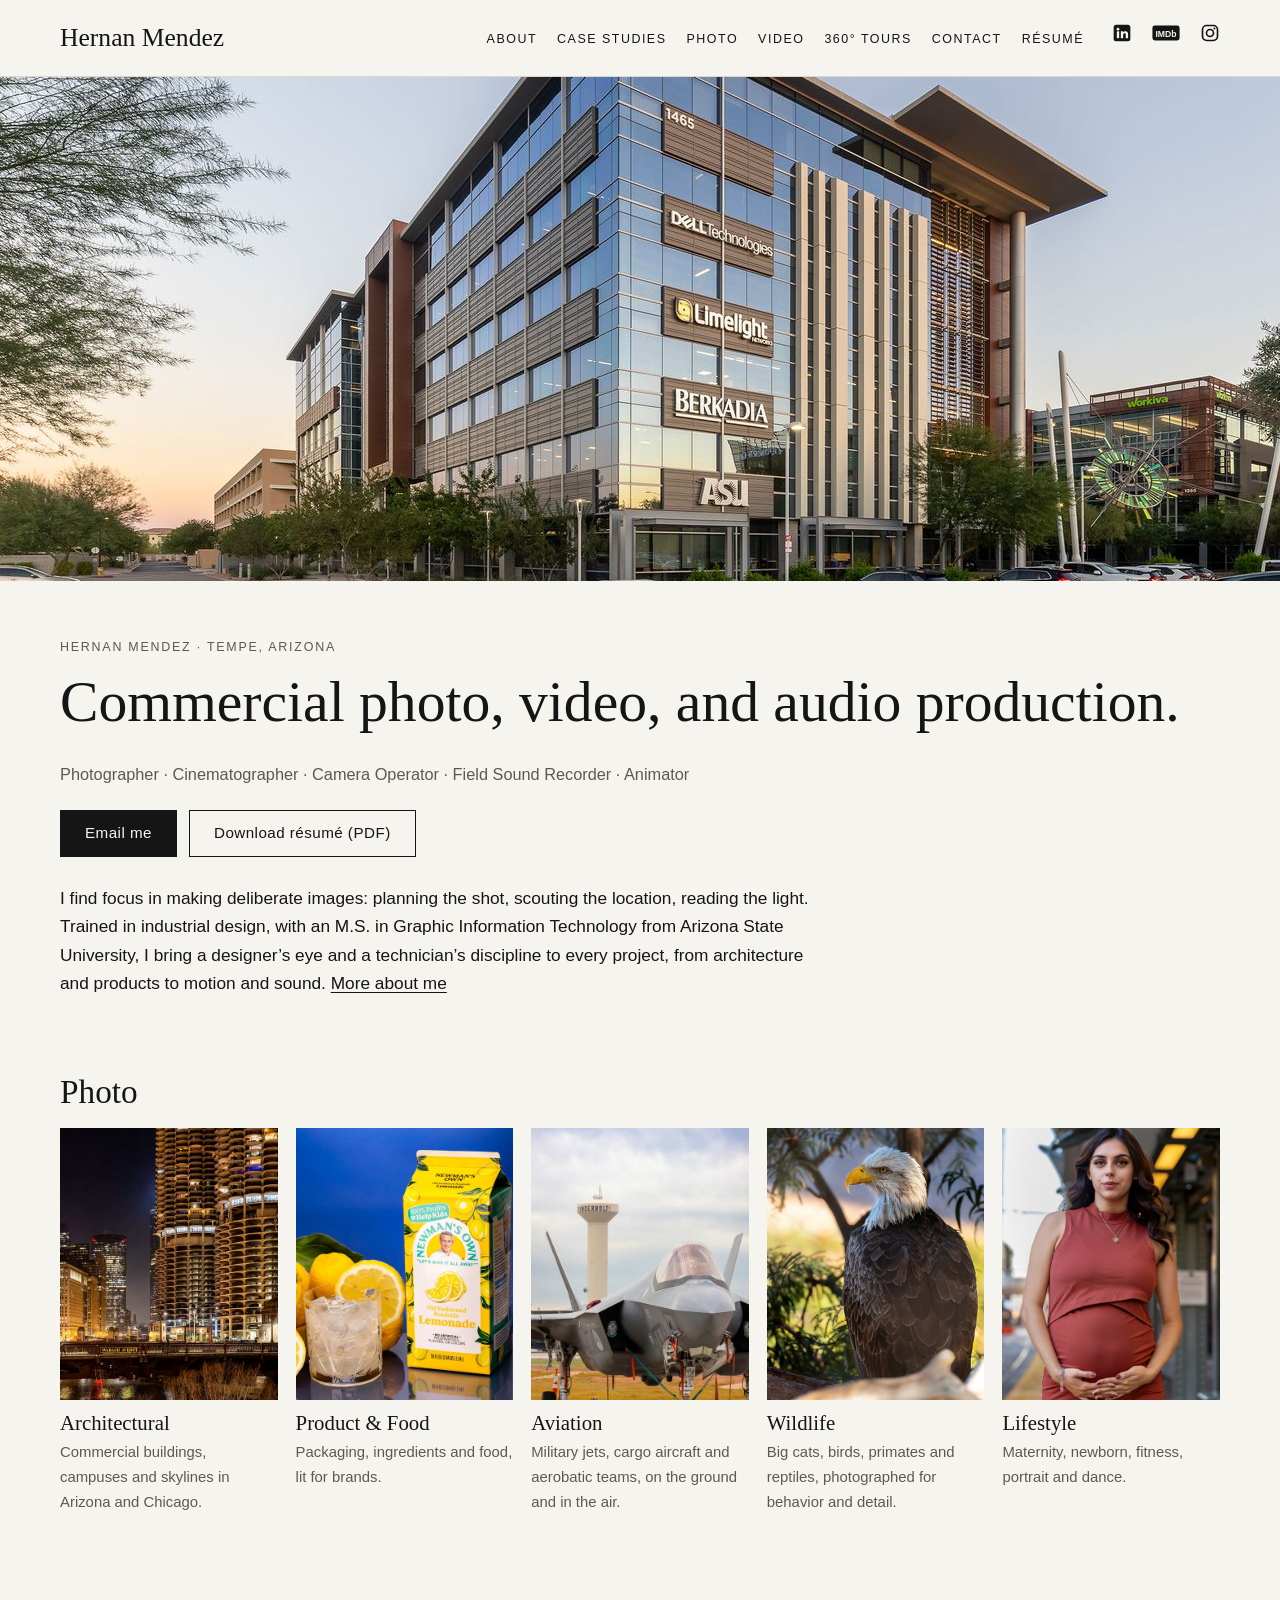
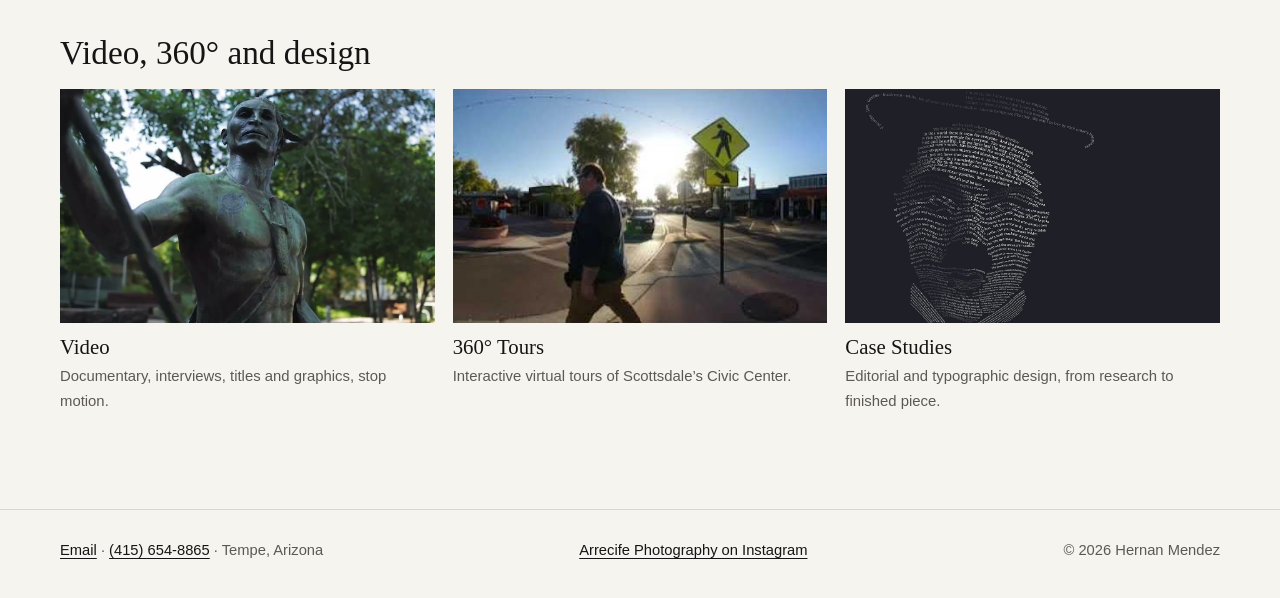
<file: index.html>
<!DOCTYPE html>
<html lang="en">
<head>
<meta charset="utf-8">
<meta name="viewport" content="width=device-width, initial-scale=1">
<title>Hernan Mendez | Commercial Photo, Video and Audio Production | Tempe, Arizona</title>
<meta name="description" content="Hernan Mendez: photographer, cinematographer, camera operator, field sound recorder and animator in Tempe, Arizona. Commercial photo, video, and audio production.">
<meta name="robots" content="noai, noimageai">
<link rel="canonical" href="https://hernanmendez.com/">
<meta property="og:type" content="website">
<meta property="og:site_name" content="Hernan Mendez">
<meta property="og:title" content="Hernan Mendez | Commercial Photo, Video and Audio Production | Tempe, Arizona">
<meta property="og:description" content="Hernan Mendez: photographer, cinematographer, camera operator, field sound recorder and animator in Tempe, Arizona. Commercial photo, video, and audio production.">
<meta property="og:url" content="https://hernanmendez.com/">
<meta property="og:locale" content="en_US">
<meta property="og:image" content="https://hernanmendez.com/img/og-image.jpg">
<meta property="og:image:width" content="1200">
<meta property="og:image:height" content="630">
<meta property="og:image:alt" content="SkySong office building in Scottsdale, Arizona, at dusk">
<meta name="twitter:card" content="summary_large_image">
<meta name="twitter:title" content="Hernan Mendez | Commercial Photo, Video and Audio Production | Tempe, Arizona">
<meta name="twitter:description" content="Hernan Mendez: photographer, cinematographer, camera operator, field sound recorder and animator in Tempe, Arizona. Commercial photo, video, and audio production.">
<meta name="twitter:image" content="https://hernanmendez.com/img/og-image.jpg">
<meta name="twitter:image:alt" content="SkySong office building in Scottsdale, Arizona, at dusk">
<meta name="theme-color" content="#f6f4ef">
<link rel="icon" href="favicon-32.png" type="image/png" sizes="32x32">
<link rel="icon" href="favicon.svg" type="image/svg+xml">
<link rel="apple-touch-icon" href="apple-touch-icon.png">
<link rel="stylesheet" href="css/style.css">
<script type="application/ld+json">{"@context": "https://schema.org", "@type": "Person", "name": "Hernan Mendez", "url": "https://hernanmendez.com/", "jobTitle": "Photographer, Cinematographer, Camera Operator, Field Sound Recorder, Animator", "telephone": "+1-415-654-8865", "address": {"@type": "PostalAddress", "addressLocality": "Tempe", "addressRegion": "AZ", "addressCountry": "US"}, "sameAs": ["https://www.linkedin.com/in/hernan-mendez/", "https://www.imdb.com/name/nm8158704/", "https://www.instagram.com/hernan_h_mendez/"]}</script>
</head>
<body>
<a class="skip" href="#main">Skip to content</a>
<header class="site-header">
<div class="wrap bar">
<a class="brand" href="./">Hernan Mendez</a>
<button class="menu-toggle" type="button" aria-expanded="false" aria-controls="site-nav">Menu</button>
<nav id="site-nav" class="site-nav" aria-label="Main">
<ul class="menu"><li><a href="about/">About</a></li><li><a href="case-studies/">Case Studies</a></li><li><a href="photo/">Photo</a></li><li><a href="video/">Video</a></li><li><a href="360-tours/">360° Tours</a></li><li><a href="contact/">Contact</a></li><li><a href="Hernan_Mendez_Resume.pdf">Résumé</a></li></ul>
<ul class="social">
<li><a href="https://www.linkedin.com/in/hernan-mendez/" rel="me noopener" target="_blank" aria-label="LinkedIn"><svg class="ico" viewBox="0 0 24 24" width="20" height="20" aria-hidden="true" focusable="false"><rect x="2" y="2" width="20" height="20" rx="3" fill="currentColor"/><circle class="k" cx="7.2" cy="7.4" r="1.6"/><rect class="k" x="5.8" y="10" width="2.8" height="8.2"/><path class="k" d="M10.6 10h2.7v1.2c.5-.8 1.5-1.4 2.8-1.4 2.2 0 3.2 1.4 3.2 3.9v4.5h-2.8v-4.1c0-1.1-.4-1.8-1.4-1.8s-1.7.7-1.7 1.9v4h-2.8z"/></svg></a></li>
<li><a href="https://www.imdb.com/name/nm8158704/" rel="me noopener" target="_blank" aria-label="IMDb"><svg class="ico" viewBox="0 0 34 24" width="28" height="20" aria-hidden="true" focusable="false"><rect x=".5" y="3" width="33" height="18" rx="3" fill="currentColor"/><text class="k" x="17" y="16.4" text-anchor="middle" font-family="Arial, Helvetica, sans-serif" font-weight="700" font-size="10.5">IMDb</text></svg></a></li>
<li><a href="https://www.instagram.com/hernan_h_mendez/" rel="me noopener" target="_blank" aria-label="Instagram"><svg class="ico" viewBox="0 0 24 24" width="20" height="20" aria-hidden="true" focusable="false"><rect x="3" y="3" width="18" height="18" rx="5" fill="none" stroke="currentColor" stroke-width="2"/><circle cx="12" cy="12" r="4.2" fill="none" stroke="currentColor" stroke-width="2"/><circle cx="17.3" cy="6.7" r="1.2" fill="currentColor"/></svg></a></li>
</ul>
</nav>
</div>
</header>
<main id="main">
<div class="hero"><img src="img/hero/hernan-mendez-skysong-scottsdale-1280.jpg" srcset="img/hero/hernan-mendez-skysong-scottsdale-1280.jpg 1280w, img/hero/hernan-mendez-skysong-scottsdale.jpg 2500w" sizes="100vw" width="2500" height="1667" alt="SkySong office building in Scottsdale, Arizona, at dusk" fetchpriority="high"></div>
<section class="wrap intro">
<p class="eyebrow">Hernan Mendez · Tempe, Arizona</p>
<h1>Commercial photo, video, and audio production.</h1>
<p class="roles">Photographer · Cinematographer · Camera Operator · Field Sound Recorder · Animator</p>
<p class="cta"><a class="btn btn-primary js-email" href="contact/" data-subject="Project inquiry">Email me</a> <a class="btn btn-secondary" href="Hernan_Mendez_Resume.pdf">Download résumé (PDF)</a></p>
<p class="lede-text">I find focus in making deliberate images: planning the shot, scouting the location, reading the light. Trained in industrial design, with an M.S. in Graphic Information Technology from Arizona State University, I bring a designer’s eye and a technician’s discipline to every project, from architecture and products to motion and sound. <a href="about/">More about me</a></p>
</section>
<section class="wrap section">
<h2>Photo</h2>
<div class="cards">
<a class="card" href="photo/architectural-photography/"><img src="img/architectural/hernan-mendez-architectural-10-sm.jpg" width="534" height="800" alt="" loading="lazy" decoding="async"><span class="card-title">Architectural</span><span class="card-text">Commercial buildings, campuses and skylines in Arizona and Chicago.</span></a>
<a class="card" href="photo/product-food-photography/"><img src="img/product-food/hernan-mendez-product-food-01-sm.jpg" width="534" height="800" alt="" loading="lazy" decoding="async"><span class="card-title">Product &amp; Food</span><span class="card-text">Packaging, ingredients and food, lit for brands.</span></a>
<a class="card" href="photo/aviation/"><img src="img/aviation/hernan-mendez-aviation-01-sm.jpg" width="534" height="800" alt="" loading="lazy" decoding="async"><span class="card-title">Aviation</span><span class="card-text">Military jets, cargo aircraft and aerobatic teams, on the ground and in the air.</span></a>
<a class="card" href="photo/wildlife-photography/"><img src="img/wildlife/hernan-mendez-wildlife-17-sm.jpg" width="640" height="800" alt="" loading="lazy" decoding="async"><span class="card-title">Wildlife</span><span class="card-text">Big cats, birds, primates and reptiles, photographed for behavior and detail.</span></a>
<a class="card" href="photo/lifestyle/"><img src="img/lifestyle/hernan-mendez-lifestyle-01-sm.jpg" width="534" height="800" alt="" loading="lazy" decoding="async"><span class="card-title">Lifestyle</span><span class="card-text">Maternity, newborn, fitness, portrait and dance.</span></a>
</div>
</section>
<section class="wrap section">
<h2>Video, 360° and design</h2>
<div class="cards cards-wide">
<a class="card wide" href="video/"><img src="img/video/H3oUKhjPkWA.jpg" width="1280" height="720" alt="" loading="lazy" decoding="async"><span class="card-title">Video</span><span class="card-text">Documentary, interviews, titles and graphics, stop motion.</span></a>
<a class="card wide" href="360-tours/"><img src="img/video/ViKH-0PsLG4.jpg" width="480" height="270" alt="" loading="lazy" decoding="async"><span class="card-title">360° Tours</span><span class="card-text">Interactive virtual tours of Scottsdale’s Civic Center.</span></a>
<a class="card wide" href="case-studies/"><img src="img/case/great-dictator-typographic-portrait-1200.jpg" width="1200" height="789" alt="" loading="lazy" decoding="async"><span class="card-title">Case Studies</span><span class="card-text">Editorial and typographic design, from research to finished piece.</span></a>
</div>
</section>
</main>
<footer class="site-footer">
<div class="wrap foot">
<p><a class="foot-email js-email" href="contact/" data-subject="Project inquiry">Email</a> · <a href="tel:+14156548865">(415) 654-8865</a> · Tempe, Arizona</p>
<p><a href="https://www.instagram.com/arrecifephotography/" rel="noopener" target="_blank">Arrecife Photography on Instagram</a></p>
<p>© 2026 Hernan Mendez</p>
</div>
</footer>
<script src="js/site.js" defer></script>
</body>
</html>
</file>
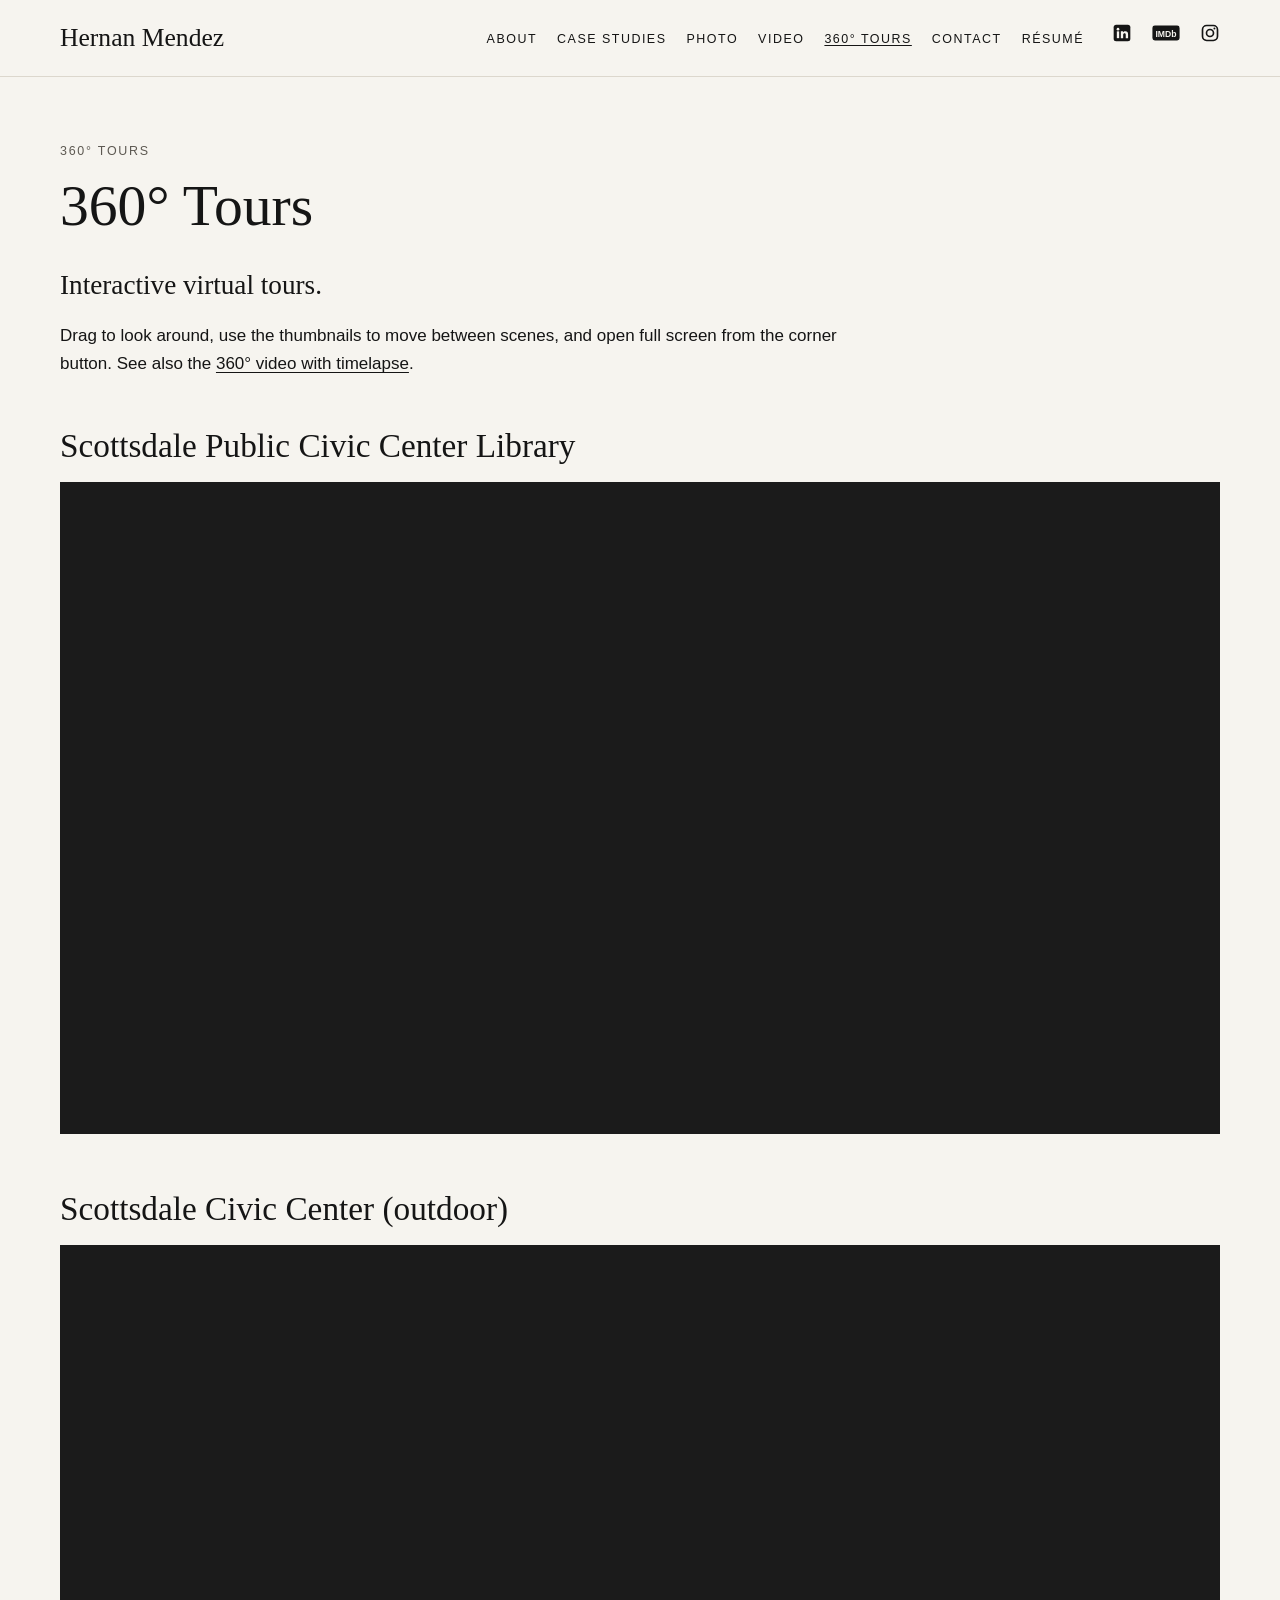
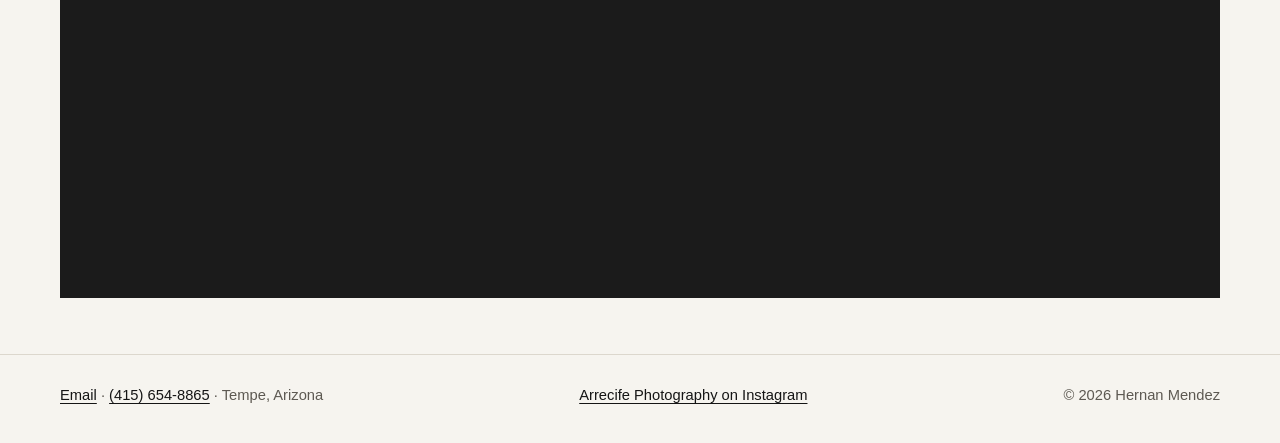
<file: 360-tours/index.html>
<!DOCTYPE html>
<html lang="en">
<head>
<meta charset="utf-8">
<meta name="viewport" content="width=device-width, initial-scale=1">
<title>360° Tours | Hernan Mendez</title>
<meta name="description" content="Interactive 360° virtual tours by Hernan Mendez: Scottsdale Public Civic Center Library and Scottsdale Civic Center.">
<meta name="robots" content="noai, noimageai">
<link rel="canonical" href="https://hernanmendez.com/360-tours/">
<meta property="og:type" content="website">
<meta property="og:site_name" content="Hernan Mendez">
<meta property="og:title" content="360° Tours | Hernan Mendez">
<meta property="og:description" content="Interactive 360° virtual tours by Hernan Mendez: Scottsdale Public Civic Center Library and Scottsdale Civic Center.">
<meta property="og:url" content="https://hernanmendez.com/360-tours/">
<meta property="og:locale" content="en_US">
<meta property="og:image" content="https://hernanmendez.com/img/og-image.jpg">
<meta property="og:image:width" content="1200">
<meta property="og:image:height" content="630">
<meta property="og:image:alt" content="SkySong office building in Scottsdale, Arizona, at dusk">
<meta name="twitter:card" content="summary_large_image">
<meta name="twitter:title" content="360° Tours | Hernan Mendez">
<meta name="twitter:description" content="Interactive 360° virtual tours by Hernan Mendez: Scottsdale Public Civic Center Library and Scottsdale Civic Center.">
<meta name="twitter:image" content="https://hernanmendez.com/img/og-image.jpg">
<meta name="twitter:image:alt" content="SkySong office building in Scottsdale, Arizona, at dusk">
<meta name="theme-color" content="#f6f4ef">
<link rel="icon" href="../favicon-32.png" type="image/png" sizes="32x32">
<link rel="icon" href="../favicon.svg" type="image/svg+xml">
<link rel="apple-touch-icon" href="../apple-touch-icon.png">
<link rel="stylesheet" href="../css/style.css">
</head>
<body>
<a class="skip" href="#main">Skip to content</a>
<header class="site-header">
<div class="wrap bar">
<a class="brand" href="../">Hernan Mendez</a>
<button class="menu-toggle" type="button" aria-expanded="false" aria-controls="site-nav">Menu</button>
<nav id="site-nav" class="site-nav" aria-label="Main">
<ul class="menu"><li><a href="../about/">About</a></li><li><a href="../case-studies/">Case Studies</a></li><li><a href="../photo/">Photo</a></li><li><a href="../video/">Video</a></li><li><a href="../360-tours/" aria-current="page">360° Tours</a></li><li><a href="../contact/">Contact</a></li><li><a href="../Hernan_Mendez_Resume.pdf">Résumé</a></li></ul>
<ul class="social">
<li><a href="https://www.linkedin.com/in/hernan-mendez/" rel="me noopener" target="_blank" aria-label="LinkedIn"><svg class="ico" viewBox="0 0 24 24" width="20" height="20" aria-hidden="true" focusable="false"><rect x="2" y="2" width="20" height="20" rx="3" fill="currentColor"/><circle class="k" cx="7.2" cy="7.4" r="1.6"/><rect class="k" x="5.8" y="10" width="2.8" height="8.2"/><path class="k" d="M10.6 10h2.7v1.2c.5-.8 1.5-1.4 2.8-1.4 2.2 0 3.2 1.4 3.2 3.9v4.5h-2.8v-4.1c0-1.1-.4-1.8-1.4-1.8s-1.7.7-1.7 1.9v4h-2.8z"/></svg></a></li>
<li><a href="https://www.imdb.com/name/nm8158704/" rel="me noopener" target="_blank" aria-label="IMDb"><svg class="ico" viewBox="0 0 34 24" width="28" height="20" aria-hidden="true" focusable="false"><rect x=".5" y="3" width="33" height="18" rx="3" fill="currentColor"/><text class="k" x="17" y="16.4" text-anchor="middle" font-family="Arial, Helvetica, sans-serif" font-weight="700" font-size="10.5">IMDb</text></svg></a></li>
<li><a href="https://www.instagram.com/hernan_h_mendez/" rel="me noopener" target="_blank" aria-label="Instagram"><svg class="ico" viewBox="0 0 24 24" width="20" height="20" aria-hidden="true" focusable="false"><rect x="3" y="3" width="18" height="18" rx="5" fill="none" stroke="currentColor" stroke-width="2"/><circle cx="12" cy="12" r="4.2" fill="none" stroke="currentColor" stroke-width="2"/><circle cx="17.3" cy="6.7" r="1.2" fill="currentColor"/></svg></a></li>
</ul>
</nav>
</div>
</header>
<main id="main" class="wrap">
<header class="page-intro">
<p class="eyebrow">360° Tours</p>
<h1>360° Tours</h1>
<p class="lede">Interactive virtual tours.</p>
<p>Drag to look around, use the thumbnails to move between scenes, and open full screen from the corner button. See also the <a href="../video/">360° video with timelapse</a>.</p>
</header>
<section class="tour">
<h2>Scottsdale Public Civic Center Library</h2>
<div class="tour-frame"><iframe src="https://kuula.co/share/collection/7bdZr?logo=1&amp;info=1&amp;fs=1&amp;vr=0&amp;sd=1&amp;thumbs=1" title="360° tour: Scottsdale Public Civic Center Library" width="100%" frameborder="0" allow="xr-spatial-tracking; gyroscope; accelerometer" allowfullscreen scrolling="no" loading="lazy"></iframe></div>
</section>
<section class="tour">
<h2>Scottsdale Civic Center (outdoor)</h2>
<div class="tour-frame"><iframe src="https://kuula.co/share/collection/7bKsW?logo=1&amp;info=1&amp;fs=1&amp;vr=0&amp;sd=1&amp;thumbs=1" title="360° tour: Scottsdale Civic Center (outdoor)" width="100%" frameborder="0" allow="xr-spatial-tracking; gyroscope; accelerometer" allowfullscreen scrolling="no" loading="lazy"></iframe></div>
</section>
</main>
<footer class="site-footer">
<div class="wrap foot">
<p><a class="foot-email js-email" href="../contact/" data-subject="Project inquiry">Email</a> · <a href="tel:+14156548865">(415) 654-8865</a> · Tempe, Arizona</p>
<p><a href="https://www.instagram.com/arrecifephotography/" rel="noopener" target="_blank">Arrecife Photography on Instagram</a></p>
<p>© 2026 Hernan Mendez</p>
</div>
</footer>
<script src="../js/site.js" defer></script>
</body>
</html>
</file>
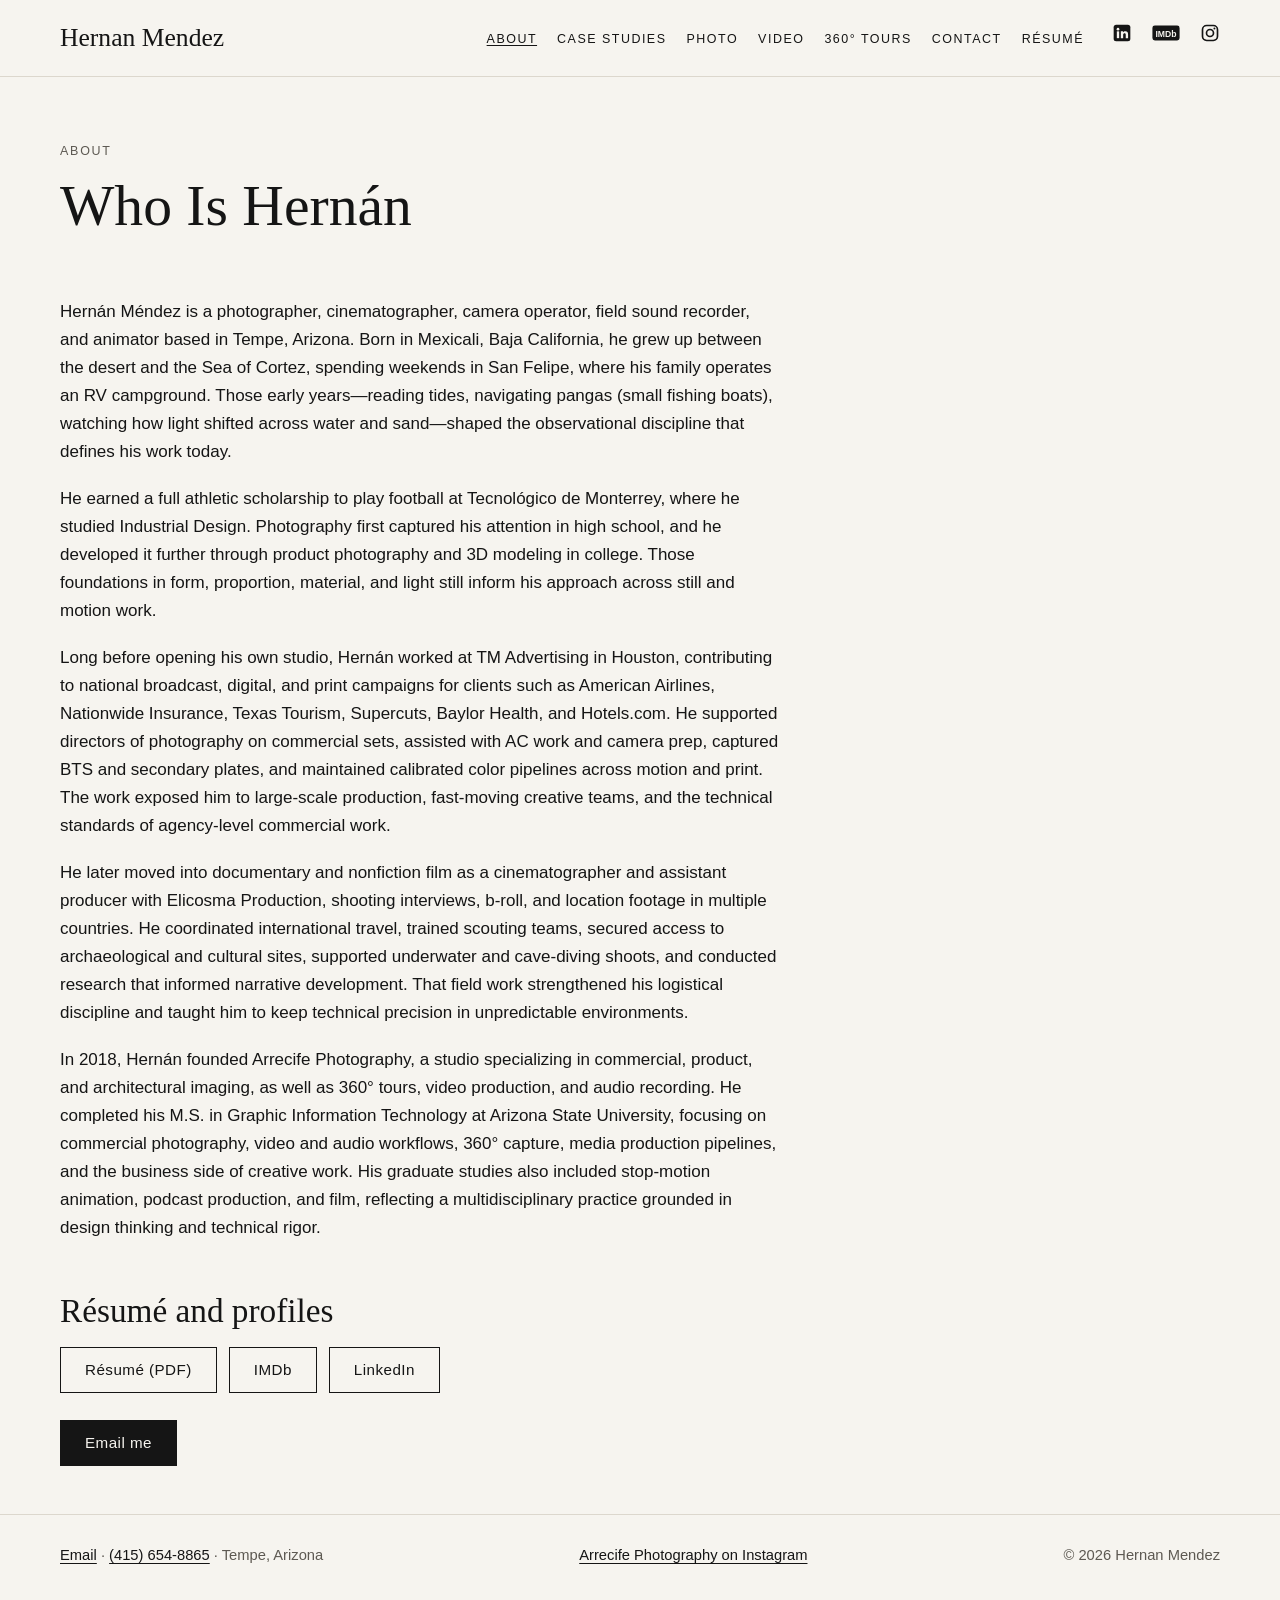
<file: about/index.html>
<!DOCTYPE html>
<html lang="en">
<head>
<meta charset="utf-8">
<meta name="viewport" content="width=device-width, initial-scale=1">
<title>About Hernan Mendez | Photographer and Cinematographer, Tempe, Arizona</title>
<meta name="description" content="Hernán Méndez is a photographer, cinematographer, camera operator, field sound recorder and animator based in Tempe, Arizona.">
<meta name="robots" content="noai, noimageai">
<link rel="canonical" href="https://hernanmendez.com/about/">
<meta property="og:type" content="website">
<meta property="og:site_name" content="Hernan Mendez">
<meta property="og:title" content="About Hernan Mendez | Photographer and Cinematographer, Tempe, Arizona">
<meta property="og:description" content="Hernán Méndez is a photographer, cinematographer, camera operator, field sound recorder and animator based in Tempe, Arizona.">
<meta property="og:url" content="https://hernanmendez.com/about/">
<meta property="og:locale" content="en_US">
<meta property="og:image" content="https://hernanmendez.com/img/og-image.jpg">
<meta property="og:image:width" content="1200">
<meta property="og:image:height" content="630">
<meta property="og:image:alt" content="SkySong office building in Scottsdale, Arizona, at dusk">
<meta name="twitter:card" content="summary_large_image">
<meta name="twitter:title" content="About Hernan Mendez | Photographer and Cinematographer, Tempe, Arizona">
<meta name="twitter:description" content="Hernán Méndez is a photographer, cinematographer, camera operator, field sound recorder and animator based in Tempe, Arizona.">
<meta name="twitter:image" content="https://hernanmendez.com/img/og-image.jpg">
<meta name="twitter:image:alt" content="SkySong office building in Scottsdale, Arizona, at dusk">
<meta name="theme-color" content="#f6f4ef">
<link rel="icon" href="../favicon-32.png" type="image/png" sizes="32x32">
<link rel="icon" href="../favicon.svg" type="image/svg+xml">
<link rel="apple-touch-icon" href="../apple-touch-icon.png">
<link rel="stylesheet" href="../css/style.css">
<script type="application/ld+json">{"@context": "https://schema.org", "@type": "Person", "name": "Hernan Mendez", "url": "https://hernanmendez.com/", "jobTitle": "Photographer, Cinematographer, Camera Operator, Field Sound Recorder, Animator", "telephone": "+1-415-654-8865", "address": {"@type": "PostalAddress", "addressLocality": "Tempe", "addressRegion": "AZ", "addressCountry": "US"}, "sameAs": ["https://www.linkedin.com/in/hernan-mendez/", "https://www.imdb.com/name/nm8158704/", "https://www.instagram.com/hernan_h_mendez/"]}</script>
</head>
<body>
<a class="skip" href="#main">Skip to content</a>
<header class="site-header">
<div class="wrap bar">
<a class="brand" href="../">Hernan Mendez</a>
<button class="menu-toggle" type="button" aria-expanded="false" aria-controls="site-nav">Menu</button>
<nav id="site-nav" class="site-nav" aria-label="Main">
<ul class="menu"><li><a href="../about/" aria-current="page">About</a></li><li><a href="../case-studies/">Case Studies</a></li><li><a href="../photo/">Photo</a></li><li><a href="../video/">Video</a></li><li><a href="../360-tours/">360° Tours</a></li><li><a href="../contact/">Contact</a></li><li><a href="../Hernan_Mendez_Resume.pdf">Résumé</a></li></ul>
<ul class="social">
<li><a href="https://www.linkedin.com/in/hernan-mendez/" rel="me noopener" target="_blank" aria-label="LinkedIn"><svg class="ico" viewBox="0 0 24 24" width="20" height="20" aria-hidden="true" focusable="false"><rect x="2" y="2" width="20" height="20" rx="3" fill="currentColor"/><circle class="k" cx="7.2" cy="7.4" r="1.6"/><rect class="k" x="5.8" y="10" width="2.8" height="8.2"/><path class="k" d="M10.6 10h2.7v1.2c.5-.8 1.5-1.4 2.8-1.4 2.2 0 3.2 1.4 3.2 3.9v4.5h-2.8v-4.1c0-1.1-.4-1.8-1.4-1.8s-1.7.7-1.7 1.9v4h-2.8z"/></svg></a></li>
<li><a href="https://www.imdb.com/name/nm8158704/" rel="me noopener" target="_blank" aria-label="IMDb"><svg class="ico" viewBox="0 0 34 24" width="28" height="20" aria-hidden="true" focusable="false"><rect x=".5" y="3" width="33" height="18" rx="3" fill="currentColor"/><text class="k" x="17" y="16.4" text-anchor="middle" font-family="Arial, Helvetica, sans-serif" font-weight="700" font-size="10.5">IMDb</text></svg></a></li>
<li><a href="https://www.instagram.com/hernan_h_mendez/" rel="me noopener" target="_blank" aria-label="Instagram"><svg class="ico" viewBox="0 0 24 24" width="20" height="20" aria-hidden="true" focusable="false"><rect x="3" y="3" width="18" height="18" rx="5" fill="none" stroke="currentColor" stroke-width="2"/><circle cx="12" cy="12" r="4.2" fill="none" stroke="currentColor" stroke-width="2"/><circle cx="17.3" cy="6.7" r="1.2" fill="currentColor"/></svg></a></li>
</ul>
</nav>
</div>
</header>
<main id="main" class="wrap">
<header class="page-intro">
<p class="eyebrow">About</p>
<h1>Who Is Hernán</h1>
</header>
<div class="prose">
<p>Hernán Méndez is a photographer, cinematographer, camera operator, field sound recorder, and animator based in Tempe, Arizona. Born in Mexicali, Baja California, he grew up between the desert and the Sea of Cortez, spending weekends in San Felipe, where his family operates an RV campground. Those early years—reading tides, navigating pangas (small fishing boats), watching how light shifted across water and sand—shaped the observational discipline that defines his work today.</p>
<p>He earned a full athletic scholarship to play football at Tecnológico de Monterrey, where he studied Industrial Design. Photography first captured his attention in high school, and he developed it further through product photography and 3D modeling in college. Those foundations in form, proportion, material, and light still inform his approach across still and motion work.</p>
<p>Long before opening his own studio, Hernán worked at TM Advertising in Houston, contributing to national broadcast, digital, and print campaigns for clients such as American Airlines, Nationwide Insurance, Texas Tourism, Supercuts, Baylor Health, and Hotels.com. He supported directors of photography on commercial sets, assisted with AC work and camera prep, captured BTS and secondary plates, and maintained calibrated color pipelines across motion and print. The work exposed him to large-scale production, fast-moving creative teams, and the technical standards of agency-level commercial work.</p>
<p>He later moved into documentary and nonfiction film as a cinematographer and assistant producer with Elicosma Production, shooting interviews, b-roll, and location footage in multiple countries. He coordinated international travel, trained scouting teams, secured access to archaeological and cultural sites, supported underwater and cave-diving shoots, and conducted research that informed narrative development. That field work strengthened his logistical discipline and taught him to keep technical precision in unpredictable environments.</p>
<p>In 2018, Hernán founded Arrecife Photography, a studio specializing in commercial, product, and architectural imaging, as well as 360° tours, video production, and audio recording. He completed his M.S. in Graphic Information Technology at Arizona State University, focusing on commercial photography, video and audio workflows, 360° capture, media production pipelines, and the business side of creative work. His graduate studies also included stop-motion animation, podcast production, and film, reflecting a multidisciplinary practice grounded in design thinking and technical rigor.</p>
<h2>Résumé and profiles</h2>
<ul class="link-list">
<li><a class="btn btn-secondary" href="../Hernan_Mendez_Resume.pdf">Résumé (PDF)</a></li>
<li><a class="btn btn-secondary" href="https://www.imdb.com/name/nm8158704/" rel="me noopener" target="_blank">IMDb</a></li>
<li><a class="btn btn-secondary" href="https://www.linkedin.com/in/hernan-mendez/" rel="me noopener" target="_blank">LinkedIn</a></li>
</ul>
<p class="cta"><a class="btn btn-primary js-email" href="../contact/" data-subject="Project inquiry">Email me</a></p>
</div>
</main>
<footer class="site-footer">
<div class="wrap foot">
<p><a class="foot-email js-email" href="../contact/" data-subject="Project inquiry">Email</a> · <a href="tel:+14156548865">(415) 654-8865</a> · Tempe, Arizona</p>
<p><a href="https://www.instagram.com/arrecifephotography/" rel="noopener" target="_blank">Arrecife Photography on Instagram</a></p>
<p>© 2026 Hernan Mendez</p>
</div>
</footer>
<script src="../js/site.js" defer></script>
</body>
</html>
</file>
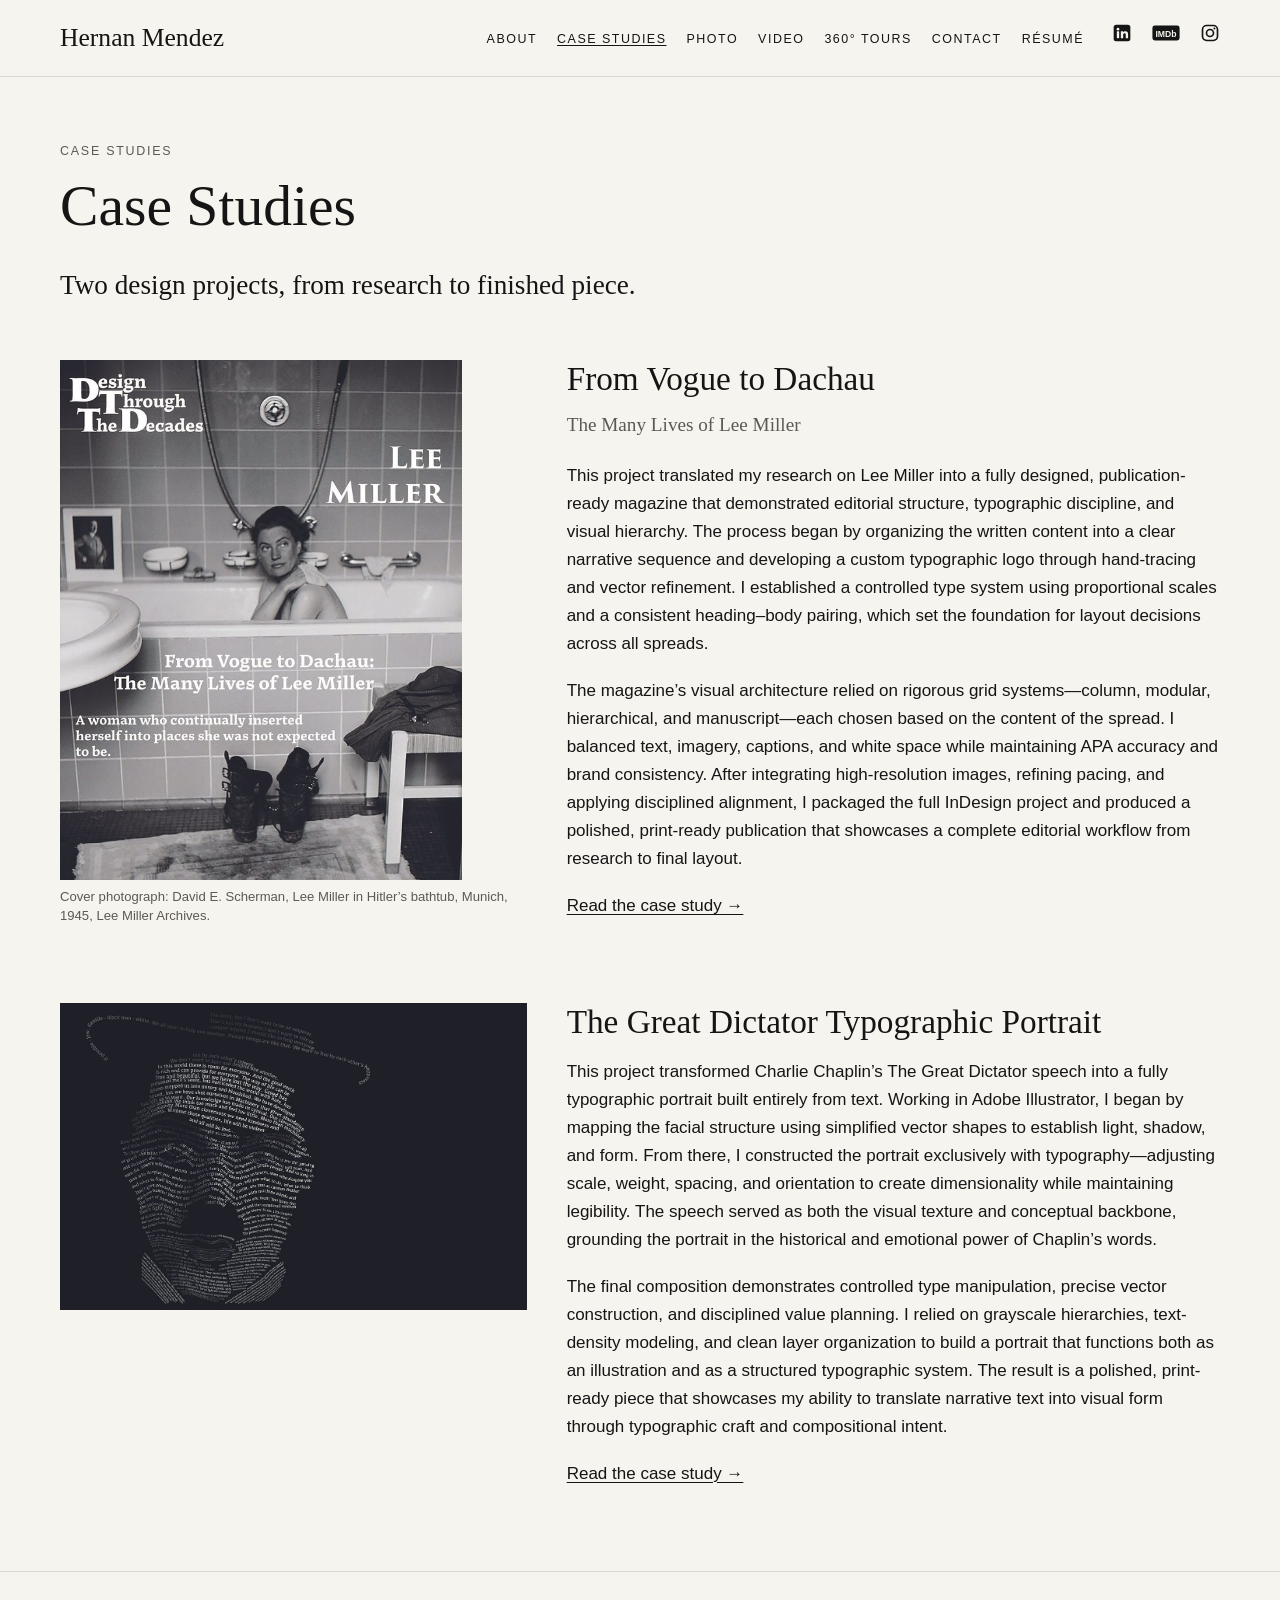
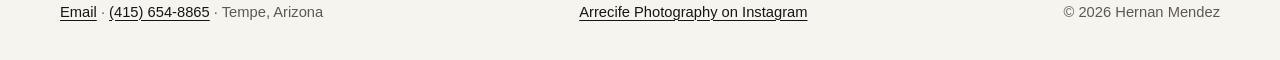
<file: case-studies/index.html>
<!DOCTYPE html>
<html lang="en">
<head>
<meta charset="utf-8">
<meta name="viewport" content="width=device-width, initial-scale=1">
<title>Case Studies | Hernan Mendez</title>
<meta name="description" content="Design case studies by Hernan Mendez: an 18-page Lee Miller magazine and a typographic portrait of Charlie Chaplin.">
<meta name="robots" content="noai, noimageai">
<link rel="canonical" href="https://hernanmendez.com/case-studies/">
<meta property="og:type" content="website">
<meta property="og:site_name" content="Hernan Mendez">
<meta property="og:title" content="Case Studies | Hernan Mendez">
<meta property="og:description" content="Design case studies by Hernan Mendez: an 18-page Lee Miller magazine and a typographic portrait of Charlie Chaplin.">
<meta property="og:url" content="https://hernanmendez.com/case-studies/">
<meta property="og:locale" content="en_US">
<meta property="og:image" content="https://hernanmendez.com/img/og-image.jpg">
<meta property="og:image:width" content="1200">
<meta property="og:image:height" content="630">
<meta property="og:image:alt" content="SkySong office building in Scottsdale, Arizona, at dusk">
<meta name="twitter:card" content="summary_large_image">
<meta name="twitter:title" content="Case Studies | Hernan Mendez">
<meta name="twitter:description" content="Design case studies by Hernan Mendez: an 18-page Lee Miller magazine and a typographic portrait of Charlie Chaplin.">
<meta name="twitter:image" content="https://hernanmendez.com/img/og-image.jpg">
<meta name="twitter:image:alt" content="SkySong office building in Scottsdale, Arizona, at dusk">
<meta name="theme-color" content="#f6f4ef">
<link rel="icon" href="../favicon-32.png" type="image/png" sizes="32x32">
<link rel="icon" href="../favicon.svg" type="image/svg+xml">
<link rel="apple-touch-icon" href="../apple-touch-icon.png">
<link rel="stylesheet" href="../css/style.css">
</head>
<body>
<a class="skip" href="#main">Skip to content</a>
<header class="site-header">
<div class="wrap bar">
<a class="brand" href="../">Hernan Mendez</a>
<button class="menu-toggle" type="button" aria-expanded="false" aria-controls="site-nav">Menu</button>
<nav id="site-nav" class="site-nav" aria-label="Main">
<ul class="menu"><li><a href="../about/">About</a></li><li><a href="../case-studies/" aria-current="page">Case Studies</a></li><li><a href="../photo/">Photo</a></li><li><a href="../video/">Video</a></li><li><a href="../360-tours/">360° Tours</a></li><li><a href="../contact/">Contact</a></li><li><a href="../Hernan_Mendez_Resume.pdf">Résumé</a></li></ul>
<ul class="social">
<li><a href="https://www.linkedin.com/in/hernan-mendez/" rel="me noopener" target="_blank" aria-label="LinkedIn"><svg class="ico" viewBox="0 0 24 24" width="20" height="20" aria-hidden="true" focusable="false"><rect x="2" y="2" width="20" height="20" rx="3" fill="currentColor"/><circle class="k" cx="7.2" cy="7.4" r="1.6"/><rect class="k" x="5.8" y="10" width="2.8" height="8.2"/><path class="k" d="M10.6 10h2.7v1.2c.5-.8 1.5-1.4 2.8-1.4 2.2 0 3.2 1.4 3.2 3.9v4.5h-2.8v-4.1c0-1.1-.4-1.8-1.4-1.8s-1.7.7-1.7 1.9v4h-2.8z"/></svg></a></li>
<li><a href="https://www.imdb.com/name/nm8158704/" rel="me noopener" target="_blank" aria-label="IMDb"><svg class="ico" viewBox="0 0 34 24" width="28" height="20" aria-hidden="true" focusable="false"><rect x=".5" y="3" width="33" height="18" rx="3" fill="currentColor"/><text class="k" x="17" y="16.4" text-anchor="middle" font-family="Arial, Helvetica, sans-serif" font-weight="700" font-size="10.5">IMDb</text></svg></a></li>
<li><a href="https://www.instagram.com/hernan_h_mendez/" rel="me noopener" target="_blank" aria-label="Instagram"><svg class="ico" viewBox="0 0 24 24" width="20" height="20" aria-hidden="true" focusable="false"><rect x="3" y="3" width="18" height="18" rx="5" fill="none" stroke="currentColor" stroke-width="2"/><circle cx="12" cy="12" r="4.2" fill="none" stroke="currentColor" stroke-width="2"/><circle cx="17.3" cy="6.7" r="1.2" fill="currentColor"/></svg></a></li>
</ul>
</nav>
</div>
</header>
<main id="main" class="wrap">
<header class="page-intro">
<p class="eyebrow">Case Studies</p>
<h1>Case Studies</h1>
<p class="lede">Two design projects, from research to finished piece.</p>
</header>
<div class="case-list">
<article class="case-row">
<figure class="case-img"><a href="lee-miller/"><img src="../img/case/lee-miller-cover.jpg" width="618" height="800" alt="Front cover of Design Through the Decades: “Lee Miller” and “From Vogue to Dachau: The Many Lives of Lee Miller” set over the photograph of Lee Miller in Hitler’s bathtub" loading="lazy" decoding="async"></a><figcaption>Cover photograph: David E. Scherman, Lee Miller in Hitler’s bathtub, Munich, 1945, Lee Miller Archives.</figcaption></figure>
<div>
<h2><a href="lee-miller/">From Vogue to Dachau</a></h2>
<p class="sub">The Many Lives of Lee Miller</p>
<p>This project translated my research on Lee Miller into a fully designed, publication-ready magazine that demonstrated editorial structure, typographic discipline, and visual hierarchy. The process began by organizing the written content into a clear narrative sequence and developing a custom typographic logo through hand-tracing and vector refinement. I established a controlled type system using proportional scales and a consistent heading–body pairing, which set the foundation for layout decisions across all spreads.</p>
<p>The magazine’s visual architecture relied on rigorous grid systems—column, modular, hierarchical, and manuscript—each chosen based on the content of the spread. I balanced text, imagery, captions, and white space while maintaining APA accuracy and brand consistency. After integrating high-resolution images, refining pacing, and applying disciplined alignment, I packaged the full InDesign project and produced a polished, print-ready publication that showcases a complete editorial workflow from research to final layout.</p>
<p><a href="lee-miller/">Read the case study →</a></p>
</div>
</article>
<article class="case-row">
<figure class="case-img"><a href="the-great-dictator-typographic-portrait/"><img src="../img/case/great-dictator-typographic-portrait-1200.jpg" width="1200" height="789" alt="Typographic portrait of Charlie Chaplin built from the text of his speech in The Great Dictator, white type on black" loading="lazy" decoding="async"></a></figure>
<div>
<h2><a href="the-great-dictator-typographic-portrait/">The Great Dictator Typographic Portrait</a></h2>
<p>This project transformed Charlie Chaplin’s The Great Dictator speech into a fully typographic portrait built entirely from text. Working in Adobe Illustrator, I began by mapping the facial structure using simplified vector shapes to establish light, shadow, and form. From there, I constructed the portrait exclusively with typography—adjusting scale, weight, spacing, and orientation to create dimensionality while maintaining legibility. The speech served as both the visual texture and conceptual backbone, grounding the portrait in the historical and emotional power of Chaplin’s words.</p>
<p>The final composition demonstrates controlled type manipulation, precise vector construction, and disciplined value planning. I relied on grayscale hierarchies, text-density modeling, and clean layer organization to build a portrait that functions both as an illustration and as a structured typographic system. The result is a polished, print-ready piece that showcases my ability to translate narrative text into visual form through typographic craft and compositional intent.</p>
<p><a href="the-great-dictator-typographic-portrait/">Read the case study →</a></p>
</div>
</article>
</div>
</main>
<footer class="site-footer">
<div class="wrap foot">
<p><a class="foot-email js-email" href="../contact/" data-subject="Project inquiry">Email</a> · <a href="tel:+14156548865">(415) 654-8865</a> · Tempe, Arizona</p>
<p><a href="https://www.instagram.com/arrecifephotography/" rel="noopener" target="_blank">Arrecife Photography on Instagram</a></p>
<p>© 2026 Hernan Mendez</p>
</div>
</footer>
<script src="../js/site.js" defer></script>
</body>
</html>
</file>
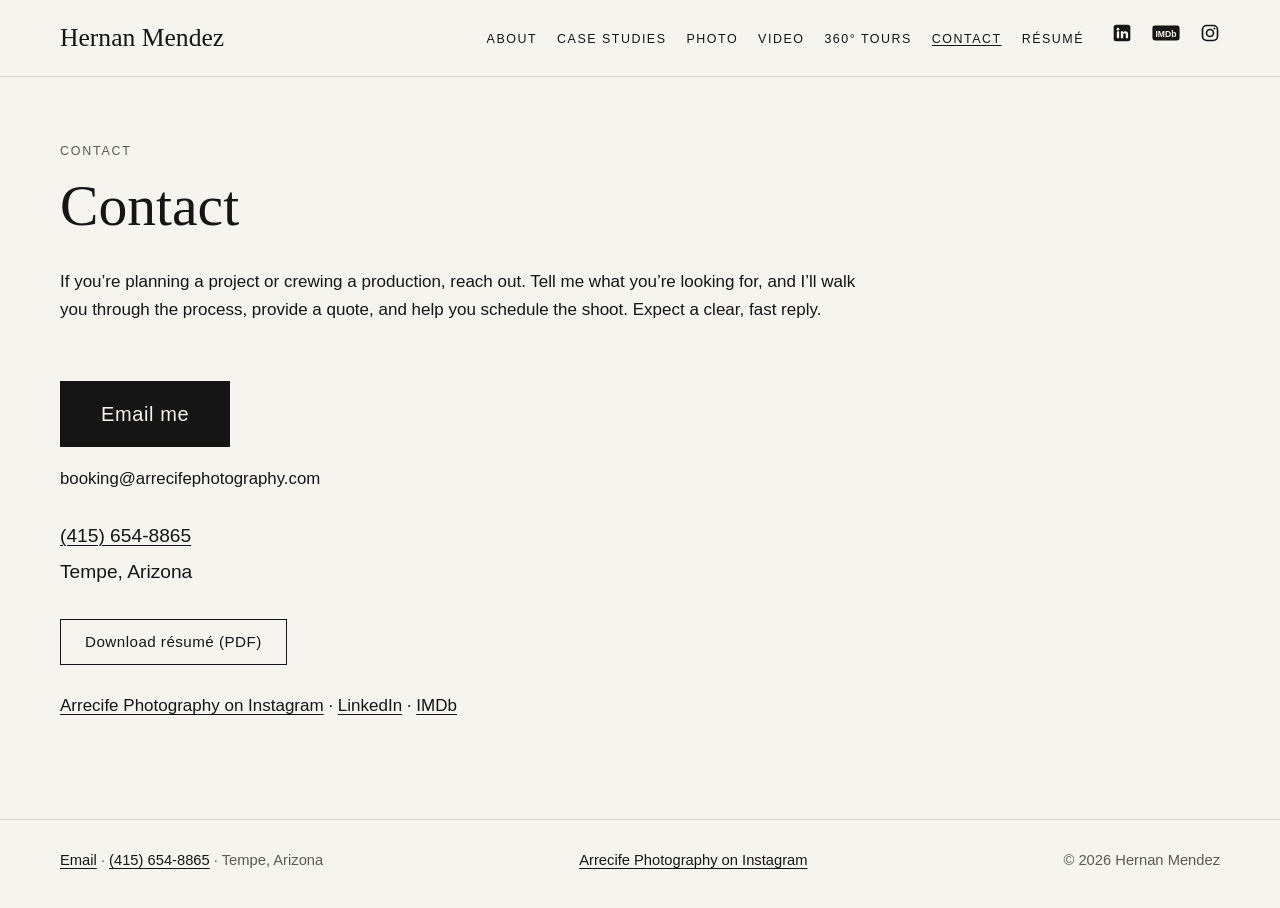
<file: contact/index.html>
<!DOCTYPE html>
<html lang="en">
<head>
<meta charset="utf-8">
<meta name="viewport" content="width=device-width, initial-scale=1">
<title>Contact | Hernan Mendez</title>
<meta name="description" content="Contact Hernan Mendez, photographer and cinematographer in Tempe, Arizona. Phone (415) 654-8865.">
<meta name="robots" content="noai, noimageai">
<link rel="canonical" href="https://hernanmendez.com/contact/">
<meta property="og:type" content="website">
<meta property="og:site_name" content="Hernan Mendez">
<meta property="og:title" content="Contact | Hernan Mendez">
<meta property="og:description" content="Contact Hernan Mendez, photographer and cinematographer in Tempe, Arizona. Phone (415) 654-8865.">
<meta property="og:url" content="https://hernanmendez.com/contact/">
<meta property="og:locale" content="en_US">
<meta property="og:image" content="https://hernanmendez.com/img/og-image.jpg">
<meta property="og:image:width" content="1200">
<meta property="og:image:height" content="630">
<meta property="og:image:alt" content="SkySong office building in Scottsdale, Arizona, at dusk">
<meta name="twitter:card" content="summary_large_image">
<meta name="twitter:title" content="Contact | Hernan Mendez">
<meta name="twitter:description" content="Contact Hernan Mendez, photographer and cinematographer in Tempe, Arizona. Phone (415) 654-8865.">
<meta name="twitter:image" content="https://hernanmendez.com/img/og-image.jpg">
<meta name="twitter:image:alt" content="SkySong office building in Scottsdale, Arizona, at dusk">
<meta name="theme-color" content="#f6f4ef">
<link rel="icon" href="../favicon-32.png" type="image/png" sizes="32x32">
<link rel="icon" href="../favicon.svg" type="image/svg+xml">
<link rel="apple-touch-icon" href="../apple-touch-icon.png">
<link rel="stylesheet" href="../css/style.css">
</head>
<body>
<a class="skip" href="#main">Skip to content</a>
<header class="site-header">
<div class="wrap bar">
<a class="brand" href="../">Hernan Mendez</a>
<button class="menu-toggle" type="button" aria-expanded="false" aria-controls="site-nav">Menu</button>
<nav id="site-nav" class="site-nav" aria-label="Main">
<ul class="menu"><li><a href="../about/">About</a></li><li><a href="../case-studies/">Case Studies</a></li><li><a href="../photo/">Photo</a></li><li><a href="../video/">Video</a></li><li><a href="../360-tours/">360° Tours</a></li><li><a href="../contact/" aria-current="page">Contact</a></li><li><a href="../Hernan_Mendez_Resume.pdf">Résumé</a></li></ul>
<ul class="social">
<li><a href="https://www.linkedin.com/in/hernan-mendez/" rel="me noopener" target="_blank" aria-label="LinkedIn"><svg class="ico" viewBox="0 0 24 24" width="20" height="20" aria-hidden="true" focusable="false"><rect x="2" y="2" width="20" height="20" rx="3" fill="currentColor"/><circle class="k" cx="7.2" cy="7.4" r="1.6"/><rect class="k" x="5.8" y="10" width="2.8" height="8.2"/><path class="k" d="M10.6 10h2.7v1.2c.5-.8 1.5-1.4 2.8-1.4 2.2 0 3.2 1.4 3.2 3.9v4.5h-2.8v-4.1c0-1.1-.4-1.8-1.4-1.8s-1.7.7-1.7 1.9v4h-2.8z"/></svg></a></li>
<li><a href="https://www.imdb.com/name/nm8158704/" rel="me noopener" target="_blank" aria-label="IMDb"><svg class="ico" viewBox="0 0 34 24" width="28" height="20" aria-hidden="true" focusable="false"><rect x=".5" y="3" width="33" height="18" rx="3" fill="currentColor"/><text class="k" x="17" y="16.4" text-anchor="middle" font-family="Arial, Helvetica, sans-serif" font-weight="700" font-size="10.5">IMDb</text></svg></a></li>
<li><a href="https://www.instagram.com/hernan_h_mendez/" rel="me noopener" target="_blank" aria-label="Instagram"><svg class="ico" viewBox="0 0 24 24" width="20" height="20" aria-hidden="true" focusable="false"><rect x="3" y="3" width="18" height="18" rx="5" fill="none" stroke="currentColor" stroke-width="2"/><circle cx="12" cy="12" r="4.2" fill="none" stroke="currentColor" stroke-width="2"/><circle cx="17.3" cy="6.7" r="1.2" fill="currentColor"/></svg></a></li>
</ul>
</nav>
</div>
</header>
<main id="main" class="wrap">
<header class="page-intro">
<p class="eyebrow">Contact</p>
<h1>Contact</h1>
<p>If you’re planning a project or crewing a production, reach out. Tell me what you’re looking for, and I’ll walk you through the process, provide a quote, and help you schedule the shoot. Expect a clear, fast reply.</p>
</header>
<div class="contact-block">
<p><a class="btn btn-primary btn-xl js-email" href="../contact/" data-subject="Project inquiry">Email me</a></p>
<p class="addr js-email-text"></p>
<noscript><p>Turn on JavaScript to see the email address, or call (415) 654-8865.</p></noscript>
<ul class="contact-lines">
<li><a href="tel:+14156548865">(415) 654-8865</a></li>
<li>Tempe, Arizona</li>
</ul>
<p class="cta"><a class="btn btn-secondary" href="../Hernan_Mendez_Resume.pdf">Download résumé (PDF)</a></p>
<p><a href="https://www.instagram.com/arrecifephotography/" rel="noopener" target="_blank">Arrecife Photography on Instagram</a> · <a href="https://www.linkedin.com/in/hernan-mendez/" rel="me noopener" target="_blank">LinkedIn</a> · <a href="https://www.imdb.com/name/nm8158704/" rel="me noopener" target="_blank">IMDb</a></p>
</div>
</main>
<footer class="site-footer">
<div class="wrap foot">
<p><a class="foot-email js-email" href="../contact/" data-subject="Project inquiry">Email</a> · <a href="tel:+14156548865">(415) 654-8865</a> · Tempe, Arizona</p>
<p><a href="https://www.instagram.com/arrecifephotography/" rel="noopener" target="_blank">Arrecife Photography on Instagram</a></p>
<p>© 2026 Hernan Mendez</p>
</div>
</footer>
<script src="../js/site.js" defer></script>
</body>
</html>
</file>
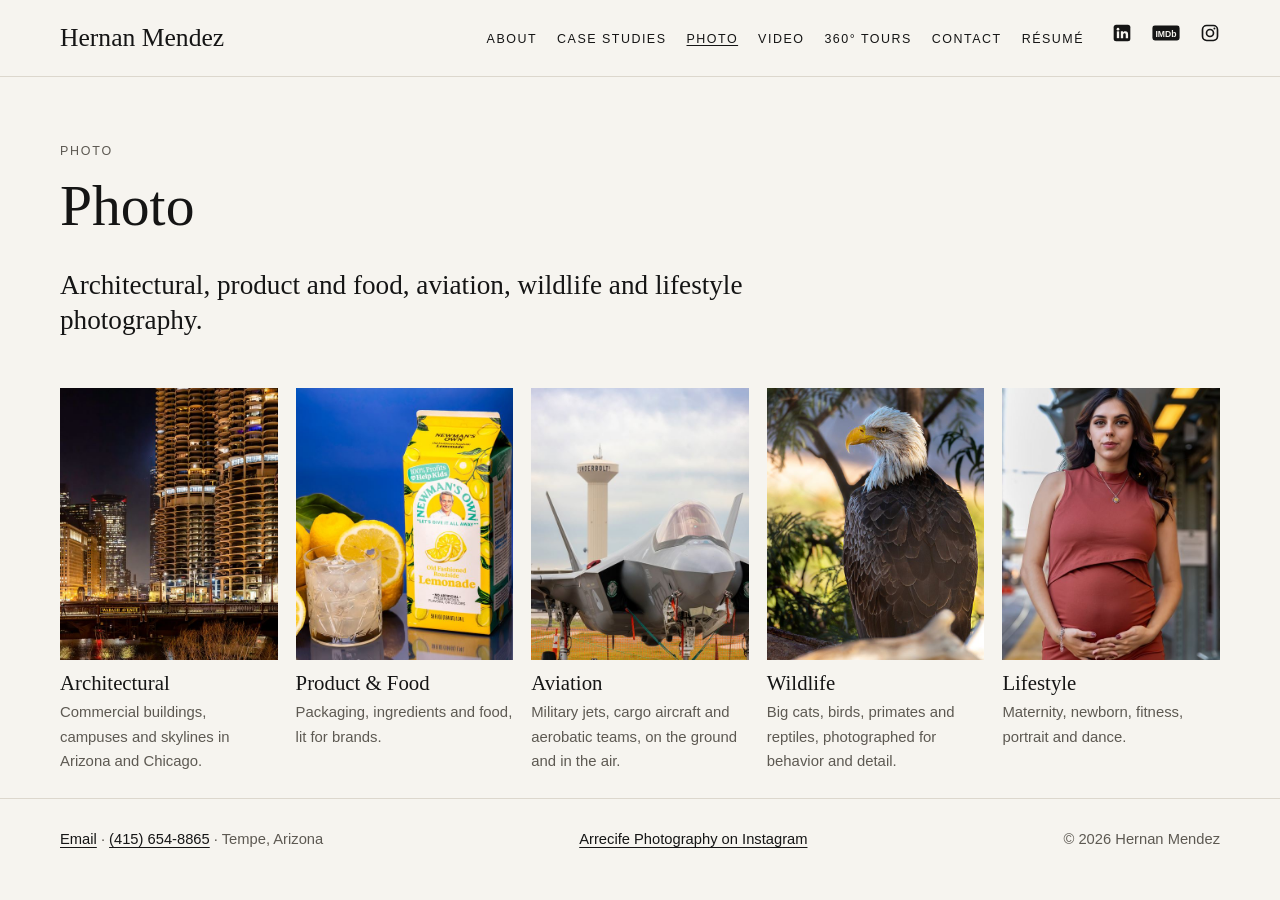
<file: photo/index.html>
<!DOCTYPE html>
<html lang="en">
<head>
<meta charset="utf-8">
<meta name="viewport" content="width=device-width, initial-scale=1">
<title>Photo | Hernan Mendez</title>
<meta name="description" content="Photography by Hernan Mendez: architectural, product and food, aviation, wildlife and lifestyle galleries.">
<meta name="robots" content="noai, noimageai">
<link rel="canonical" href="https://hernanmendez.com/photo/">
<meta property="og:type" content="website">
<meta property="og:site_name" content="Hernan Mendez">
<meta property="og:title" content="Photo | Hernan Mendez">
<meta property="og:description" content="Photography by Hernan Mendez: architectural, product and food, aviation, wildlife and lifestyle galleries.">
<meta property="og:url" content="https://hernanmendez.com/photo/">
<meta property="og:locale" content="en_US">
<meta property="og:image" content="https://hernanmendez.com/img/og-image.jpg">
<meta property="og:image:width" content="1200">
<meta property="og:image:height" content="630">
<meta property="og:image:alt" content="SkySong office building in Scottsdale, Arizona, at dusk">
<meta name="twitter:card" content="summary_large_image">
<meta name="twitter:title" content="Photo | Hernan Mendez">
<meta name="twitter:description" content="Photography by Hernan Mendez: architectural, product and food, aviation, wildlife and lifestyle galleries.">
<meta name="twitter:image" content="https://hernanmendez.com/img/og-image.jpg">
<meta name="twitter:image:alt" content="SkySong office building in Scottsdale, Arizona, at dusk">
<meta name="theme-color" content="#f6f4ef">
<link rel="icon" href="../favicon-32.png" type="image/png" sizes="32x32">
<link rel="icon" href="../favicon.svg" type="image/svg+xml">
<link rel="apple-touch-icon" href="../apple-touch-icon.png">
<link rel="stylesheet" href="../css/style.css">
</head>
<body>
<a class="skip" href="#main">Skip to content</a>
<header class="site-header">
<div class="wrap bar">
<a class="brand" href="../">Hernan Mendez</a>
<button class="menu-toggle" type="button" aria-expanded="false" aria-controls="site-nav">Menu</button>
<nav id="site-nav" class="site-nav" aria-label="Main">
<ul class="menu"><li><a href="../about/">About</a></li><li><a href="../case-studies/">Case Studies</a></li><li><a href="../photo/" aria-current="page">Photo</a></li><li><a href="../video/">Video</a></li><li><a href="../360-tours/">360° Tours</a></li><li><a href="../contact/">Contact</a></li><li><a href="../Hernan_Mendez_Resume.pdf">Résumé</a></li></ul>
<ul class="social">
<li><a href="https://www.linkedin.com/in/hernan-mendez/" rel="me noopener" target="_blank" aria-label="LinkedIn"><svg class="ico" viewBox="0 0 24 24" width="20" height="20" aria-hidden="true" focusable="false"><rect x="2" y="2" width="20" height="20" rx="3" fill="currentColor"/><circle class="k" cx="7.2" cy="7.4" r="1.6"/><rect class="k" x="5.8" y="10" width="2.8" height="8.2"/><path class="k" d="M10.6 10h2.7v1.2c.5-.8 1.5-1.4 2.8-1.4 2.2 0 3.2 1.4 3.2 3.9v4.5h-2.8v-4.1c0-1.1-.4-1.8-1.4-1.8s-1.7.7-1.7 1.9v4h-2.8z"/></svg></a></li>
<li><a href="https://www.imdb.com/name/nm8158704/" rel="me noopener" target="_blank" aria-label="IMDb"><svg class="ico" viewBox="0 0 34 24" width="28" height="20" aria-hidden="true" focusable="false"><rect x=".5" y="3" width="33" height="18" rx="3" fill="currentColor"/><text class="k" x="17" y="16.4" text-anchor="middle" font-family="Arial, Helvetica, sans-serif" font-weight="700" font-size="10.5">IMDb</text></svg></a></li>
<li><a href="https://www.instagram.com/hernan_h_mendez/" rel="me noopener" target="_blank" aria-label="Instagram"><svg class="ico" viewBox="0 0 24 24" width="20" height="20" aria-hidden="true" focusable="false"><rect x="3" y="3" width="18" height="18" rx="5" fill="none" stroke="currentColor" stroke-width="2"/><circle cx="12" cy="12" r="4.2" fill="none" stroke="currentColor" stroke-width="2"/><circle cx="17.3" cy="6.7" r="1.2" fill="currentColor"/></svg></a></li>
</ul>
</nav>
</div>
</header>
<main id="main" class="wrap">
<header class="page-intro">
<p class="eyebrow">Photo</p>
<h1>Photo</h1>
<p class="lede">Architectural, product and food, aviation, wildlife and lifestyle photography.</p>
</header>
<div class="cards">
<a class="card" href="../photo/architectural-photography/"><img src="../img/architectural/hernan-mendez-architectural-10-sm.jpg" width="534" height="800" alt="" loading="lazy" decoding="async"><span class="card-title">Architectural</span><span class="card-text">Commercial buildings, campuses and skylines in Arizona and Chicago.</span></a>
<a class="card" href="../photo/product-food-photography/"><img src="../img/product-food/hernan-mendez-product-food-01-sm.jpg" width="534" height="800" alt="" loading="lazy" decoding="async"><span class="card-title">Product &amp; Food</span><span class="card-text">Packaging, ingredients and food, lit for brands.</span></a>
<a class="card" href="../photo/aviation/"><img src="../img/aviation/hernan-mendez-aviation-01-sm.jpg" width="534" height="800" alt="" loading="lazy" decoding="async"><span class="card-title">Aviation</span><span class="card-text">Military jets, cargo aircraft and aerobatic teams, on the ground and in the air.</span></a>
<a class="card" href="../photo/wildlife-photography/"><img src="../img/wildlife/hernan-mendez-wildlife-17-sm.jpg" width="640" height="800" alt="" loading="lazy" decoding="async"><span class="card-title">Wildlife</span><span class="card-text">Big cats, birds, primates and reptiles, photographed for behavior and detail.</span></a>
<a class="card" href="../photo/lifestyle/"><img src="../img/lifestyle/hernan-mendez-lifestyle-01-sm.jpg" width="534" height="800" alt="" loading="lazy" decoding="async"><span class="card-title">Lifestyle</span><span class="card-text">Maternity, newborn, fitness, portrait and dance.</span></a>
</div>
</main>
<footer class="site-footer">
<div class="wrap foot">
<p><a class="foot-email js-email" href="../contact/" data-subject="Project inquiry">Email</a> · <a href="tel:+14156548865">(415) 654-8865</a> · Tempe, Arizona</p>
<p><a href="https://www.instagram.com/arrecifephotography/" rel="noopener" target="_blank">Arrecife Photography on Instagram</a></p>
<p>© 2026 Hernan Mendez</p>
</div>
</footer>
<script src="../js/site.js" defer></script>
</body>
</html>
</file>
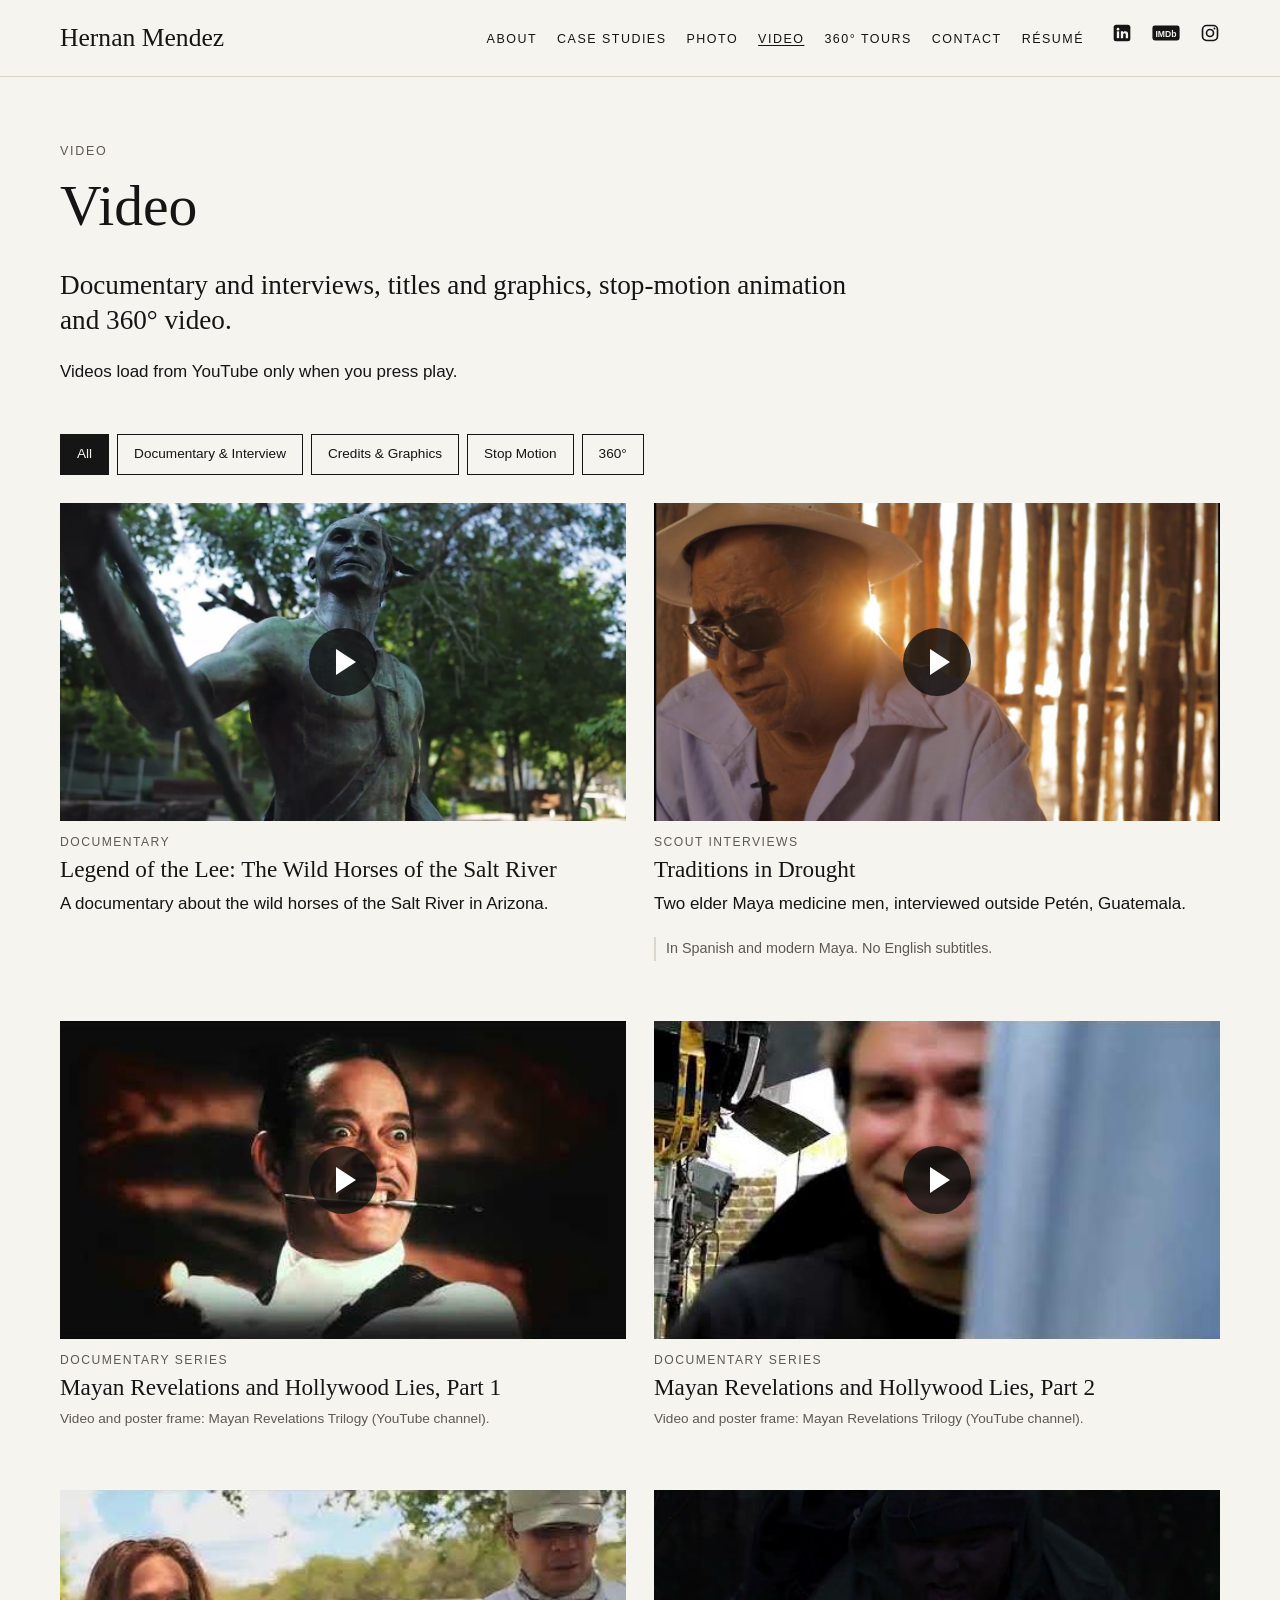
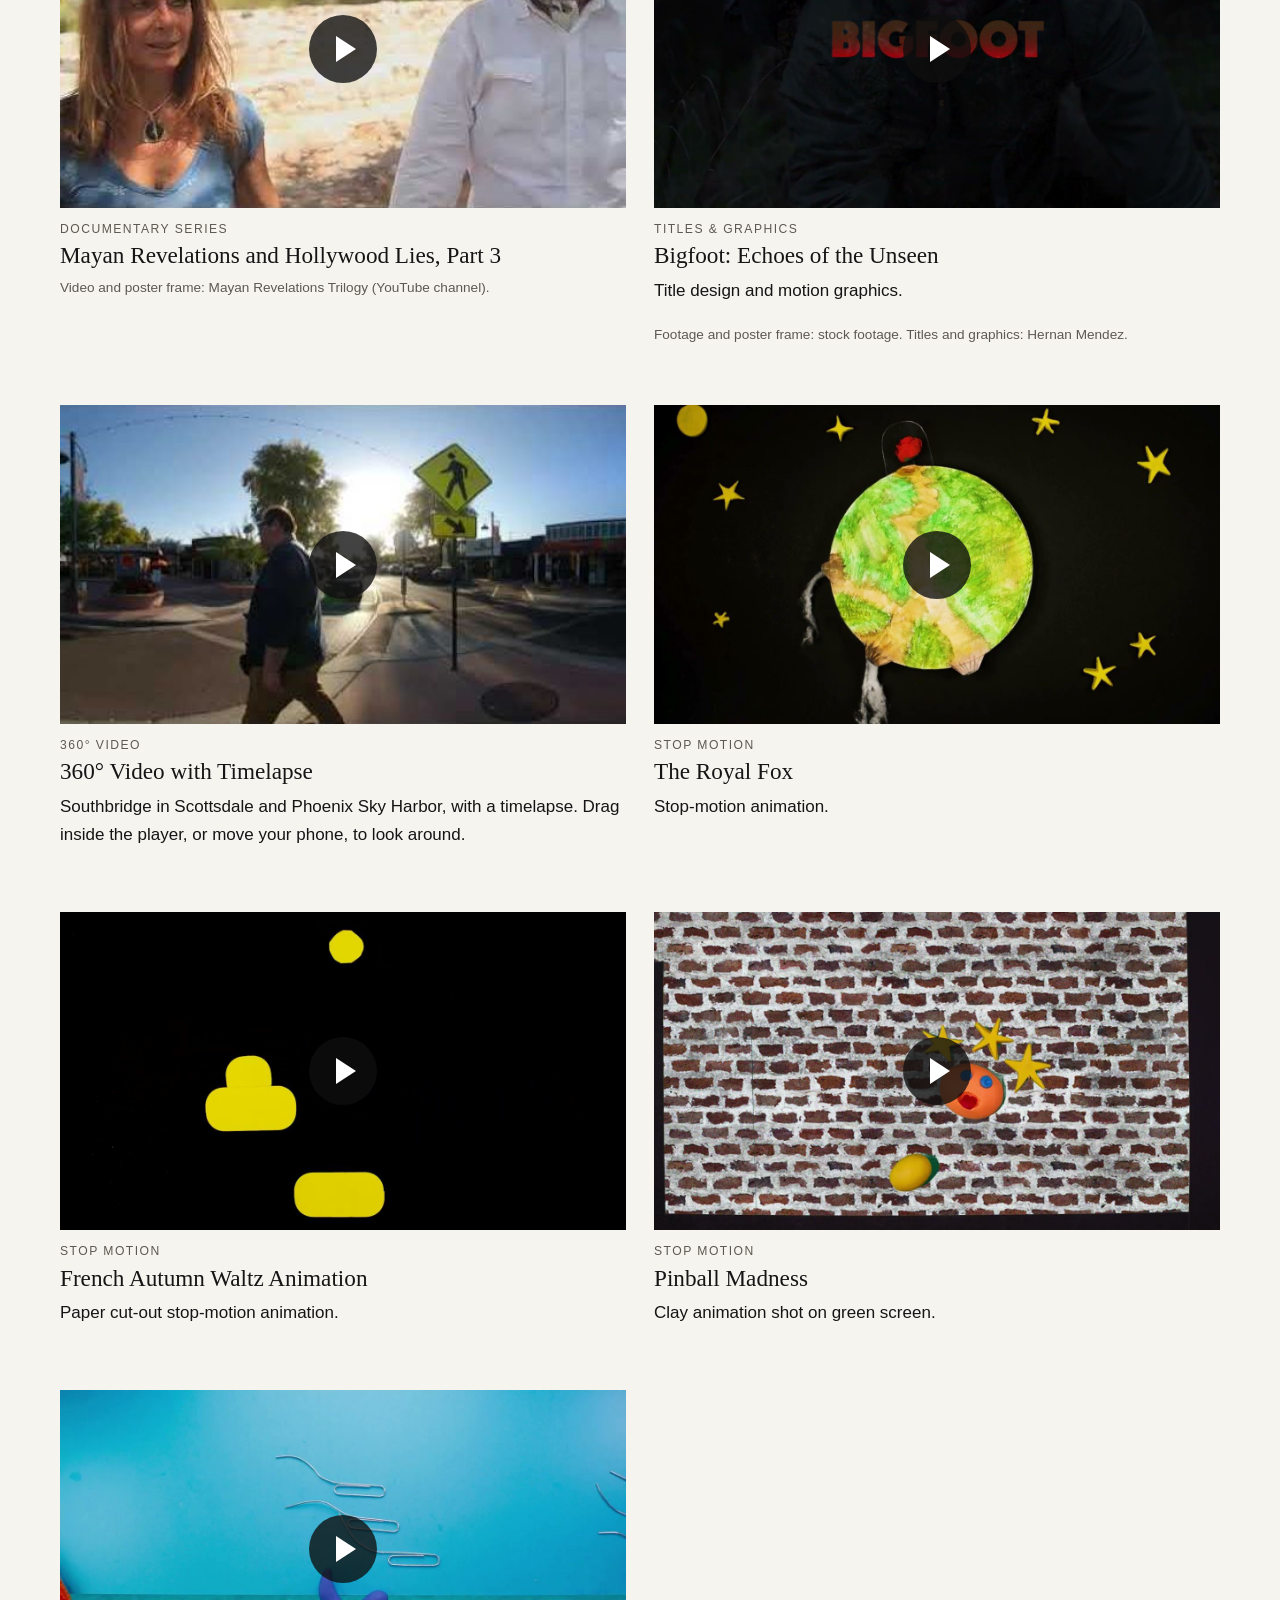
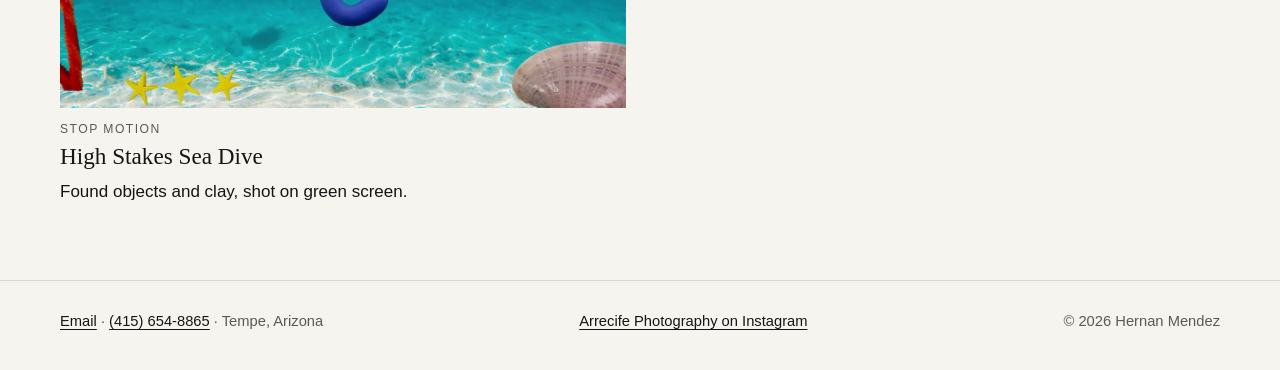
<file: video/index.html>
<!DOCTYPE html>
<html lang="en">
<head>
<meta charset="utf-8">
<meta name="viewport" content="width=device-width, initial-scale=1">
<title>Video | Hernan Mendez</title>
<meta name="description" content="Video work by Hernan Mendez: documentary and interviews, titles and graphics, stop-motion animation and 360° video.">
<meta name="robots" content="noai, noimageai">
<link rel="canonical" href="https://hernanmendez.com/video/">
<meta property="og:type" content="website">
<meta property="og:site_name" content="Hernan Mendez">
<meta property="og:title" content="Video | Hernan Mendez">
<meta property="og:description" content="Video work by Hernan Mendez: documentary and interviews, titles and graphics, stop-motion animation and 360° video.">
<meta property="og:url" content="https://hernanmendez.com/video/">
<meta property="og:locale" content="en_US">
<meta property="og:image" content="https://hernanmendez.com/img/video/H3oUKhjPkWA.jpg">
<meta property="og:image:width" content="1280">
<meta property="og:image:height" content="720">
<meta property="og:image:alt" content="Bronze statue from Legend of the Lee: The Wild Horses of the Salt River">
<meta name="twitter:card" content="summary_large_image">
<meta name="twitter:title" content="Video | Hernan Mendez">
<meta name="twitter:description" content="Video work by Hernan Mendez: documentary and interviews, titles and graphics, stop-motion animation and 360° video.">
<meta name="twitter:image" content="https://hernanmendez.com/img/video/H3oUKhjPkWA.jpg">
<meta name="twitter:image:alt" content="Bronze statue from Legend of the Lee: The Wild Horses of the Salt River">
<meta name="theme-color" content="#f6f4ef">
<link rel="icon" href="../favicon-32.png" type="image/png" sizes="32x32">
<link rel="icon" href="../favicon.svg" type="image/svg+xml">
<link rel="apple-touch-icon" href="../apple-touch-icon.png">
<link rel="stylesheet" href="../css/style.css">
</head>
<body>
<a class="skip" href="#main">Skip to content</a>
<header class="site-header">
<div class="wrap bar">
<a class="brand" href="../">Hernan Mendez</a>
<button class="menu-toggle" type="button" aria-expanded="false" aria-controls="site-nav">Menu</button>
<nav id="site-nav" class="site-nav" aria-label="Main">
<ul class="menu"><li><a href="../about/">About</a></li><li><a href="../case-studies/">Case Studies</a></li><li><a href="../photo/">Photo</a></li><li><a href="../video/" aria-current="page">Video</a></li><li><a href="../360-tours/">360° Tours</a></li><li><a href="../contact/">Contact</a></li><li><a href="../Hernan_Mendez_Resume.pdf">Résumé</a></li></ul>
<ul class="social">
<li><a href="https://www.linkedin.com/in/hernan-mendez/" rel="me noopener" target="_blank" aria-label="LinkedIn"><svg class="ico" viewBox="0 0 24 24" width="20" height="20" aria-hidden="true" focusable="false"><rect x="2" y="2" width="20" height="20" rx="3" fill="currentColor"/><circle class="k" cx="7.2" cy="7.4" r="1.6"/><rect class="k" x="5.8" y="10" width="2.8" height="8.2"/><path class="k" d="M10.6 10h2.7v1.2c.5-.8 1.5-1.4 2.8-1.4 2.2 0 3.2 1.4 3.2 3.9v4.5h-2.8v-4.1c0-1.1-.4-1.8-1.4-1.8s-1.7.7-1.7 1.9v4h-2.8z"/></svg></a></li>
<li><a href="https://www.imdb.com/name/nm8158704/" rel="me noopener" target="_blank" aria-label="IMDb"><svg class="ico" viewBox="0 0 34 24" width="28" height="20" aria-hidden="true" focusable="false"><rect x=".5" y="3" width="33" height="18" rx="3" fill="currentColor"/><text class="k" x="17" y="16.4" text-anchor="middle" font-family="Arial, Helvetica, sans-serif" font-weight="700" font-size="10.5">IMDb</text></svg></a></li>
<li><a href="https://www.instagram.com/hernan_h_mendez/" rel="me noopener" target="_blank" aria-label="Instagram"><svg class="ico" viewBox="0 0 24 24" width="20" height="20" aria-hidden="true" focusable="false"><rect x="3" y="3" width="18" height="18" rx="5" fill="none" stroke="currentColor" stroke-width="2"/><circle cx="12" cy="12" r="4.2" fill="none" stroke="currentColor" stroke-width="2"/><circle cx="17.3" cy="6.7" r="1.2" fill="currentColor"/></svg></a></li>
</ul>
</nav>
</div>
</header>
<main id="main" class="wrap">
<header class="page-intro">
<p class="eyebrow">Video</p>
<h1>Video</h1>
<p class="lede">Documentary and interviews, titles and graphics, stop-motion animation and 360° video.</p>
<p>Videos load from YouTube only when you press play.</p>
</header>
<div class="filters" role="group" aria-label="Filter videos" hidden><button type="button" data-filter="all" aria-pressed="true">All</button><button type="button" data-filter="doc" aria-pressed="false">Documentary & Interview</button><button type="button" data-filter="graphics" aria-pressed="false">Credits & Graphics</button><button type="button" data-filter="stop" aria-pressed="false">Stop Motion</button><button type="button" data-filter="360" aria-pressed="false">360°</button></div>
<div class="video-grid">
<article class="video" data-cat="doc">
<a class="yt" href="https://www.youtube.com/watch?v=H3oUKhjPkWA" data-id="H3oUKhjPkWA" data-title="Legend of the Lee: The Wild Horses of the Salt River"><img src="../img/video/H3oUKhjPkWA.jpg" width="1280" height="720" alt="" loading="lazy" decoding="async"><span class="play" aria-hidden="true"></span><span class="sr-only">Play video: Legend of the Lee: The Wild Horses of the Salt River</span></a>
<p class="meta">Documentary</p>
<h2>Legend of the Lee: The Wild Horses of the Salt River</h2>
<p>A documentary about the wild horses of the Salt River in Arizona.</p>
</article>
<article class="video" data-cat="doc">
<a class="yt" href="https://www.youtube.com/watch?v=jG3vKu6UQQs" data-id="jG3vKu6UQQs" data-title="Traditions in Drought"><img src="../img/video/jG3vKu6UQQs.jpg" width="1280" height="720" alt="" loading="lazy" decoding="async"><span class="play" aria-hidden="true"></span><span class="sr-only">Play video: Traditions in Drought</span></a>
<p class="meta">Scout interviews</p>
<h2>Traditions in Drought</h2>
<p>Two elder Maya medicine men, interviewed outside Petén, Guatemala.</p><p class="note">In Spanish and modern Maya. No English subtitles.</p>
</article>
<article class="video" data-cat="doc">
<a class="yt" href="https://www.youtube.com/watch?v=L3-KOIp-bkI" data-id="L3-KOIp-bkI" data-title="Mayan Revelations and Hollywood Lies, Part 1"><img src="../img/video/L3-KOIp-bkI.jpg" width="480" height="270" alt="" loading="lazy" decoding="async"><span class="play" aria-hidden="true"></span><span class="sr-only">Play video: Mayan Revelations and Hollywood Lies, Part 1</span></a>
<p class="meta">Documentary series</p>
<h2>Mayan Revelations and Hollywood Lies, Part 1</h2>
<p class="credit-line">Video and poster frame: Mayan Revelations Trilogy (YouTube channel).</p>
</article>
<article class="video" data-cat="doc">
<a class="yt" href="https://www.youtube.com/watch?v=mQDM46XAwaU" data-id="mQDM46XAwaU" data-title="Mayan Revelations and Hollywood Lies, Part 2"><img src="../img/video/mQDM46XAwaU.jpg" width="480" height="270" alt="" loading="lazy" decoding="async"><span class="play" aria-hidden="true"></span><span class="sr-only">Play video: Mayan Revelations and Hollywood Lies, Part 2</span></a>
<p class="meta">Documentary series</p>
<h2>Mayan Revelations and Hollywood Lies, Part 2</h2>
<p class="credit-line">Video and poster frame: Mayan Revelations Trilogy (YouTube channel).</p>
</article>
<article class="video" data-cat="doc">
<a class="yt" href="https://www.youtube.com/watch?v=FtC2F97lzUE" data-id="FtC2F97lzUE" data-title="Mayan Revelations and Hollywood Lies, Part 3"><img src="../img/video/FtC2F97lzUE.jpg" width="480" height="270" alt="" loading="lazy" decoding="async"><span class="play" aria-hidden="true"></span><span class="sr-only">Play video: Mayan Revelations and Hollywood Lies, Part 3</span></a>
<p class="meta">Documentary series</p>
<h2>Mayan Revelations and Hollywood Lies, Part 3</h2>
<p class="credit-line">Video and poster frame: Mayan Revelations Trilogy (YouTube channel).</p>
</article>
<article class="video" data-cat="graphics">
<a class="yt" href="https://www.youtube.com/watch?v=PZSnrBo4Eek" data-id="PZSnrBo4Eek" data-title="Bigfoot: Echoes of the Unseen"><img src="../img/video/PZSnrBo4Eek.jpg" width="1280" height="720" alt="" loading="lazy" decoding="async"><span class="play" aria-hidden="true"></span><span class="sr-only">Play video: Bigfoot: Echoes of the Unseen</span></a>
<p class="meta">Titles & graphics</p>
<h2>Bigfoot: Echoes of the Unseen</h2>
<p>Title design and motion graphics.</p><p class="credit-line">Footage and poster frame: stock footage. Titles and graphics: Hernan Mendez.</p>
</article>
<article class="video" data-cat="360">
<a class="yt" href="https://www.youtube.com/watch?v=ViKH-0PsLG4" data-id="ViKH-0PsLG4" data-title="360° Video with Timelapse"><img src="../img/video/ViKH-0PsLG4.jpg" width="480" height="270" alt="" loading="lazy" decoding="async"><span class="play" aria-hidden="true"></span><span class="sr-only">Play video: 360° Video with Timelapse</span></a>
<p class="meta">360° video</p>
<h2>360° Video with Timelapse</h2>
<p>Southbridge in Scottsdale and Phoenix Sky Harbor, with a timelapse. Drag inside the player, or move your phone, to look around.</p>
</article>
<article class="video" data-cat="stop">
<a class="yt" href="https://www.youtube.com/watch?v=9sBgvh7vc3s" data-id="9sBgvh7vc3s" data-title="The Royal Fox"><img src="../img/video/9sBgvh7vc3s.jpg" width="1280" height="720" alt="" loading="lazy" decoding="async"><span class="play" aria-hidden="true"></span><span class="sr-only">Play video: The Royal Fox</span></a>
<p class="meta">Stop motion</p>
<h2>The Royal Fox</h2>
<p>Stop-motion animation.</p>
</article>
<article class="video" data-cat="stop">
<a class="yt" href="https://www.youtube.com/watch?v=XJcRvAS0_qE" data-id="XJcRvAS0_qE" data-title="French Autumn Waltz Animation"><img src="../img/video/XJcRvAS0_qE.jpg" width="1280" height="720" alt="" loading="lazy" decoding="async"><span class="play" aria-hidden="true"></span><span class="sr-only">Play video: French Autumn Waltz Animation</span></a>
<p class="meta">Stop motion</p>
<h2>French Autumn Waltz Animation</h2>
<p>Paper cut-out stop-motion animation.</p>
</article>
<article class="video" data-cat="stop">
<a class="yt" href="https://www.youtube.com/watch?v=iIxjCExWjRU" data-id="iIxjCExWjRU" data-title="Pinball Madness"><img src="../img/video/iIxjCExWjRU.jpg" width="1280" height="720" alt="" loading="lazy" decoding="async"><span class="play" aria-hidden="true"></span><span class="sr-only">Play video: Pinball Madness</span></a>
<p class="meta">Stop motion</p>
<h2>Pinball Madness</h2>
<p>Clay animation shot on green screen.</p>
</article>
<article class="video" data-cat="stop">
<a class="yt" href="https://www.youtube.com/watch?v=stS3FQVWF-I" data-id="stS3FQVWF-I" data-title="High Stakes Sea Dive"><img src="../img/video/stS3FQVWF-I.jpg" width="1280" height="720" alt="" loading="lazy" decoding="async"><span class="play" aria-hidden="true"></span><span class="sr-only">Play video: High Stakes Sea Dive</span></a>
<p class="meta">Stop motion</p>
<h2>High Stakes Sea Dive</h2>
<p>Found objects and clay, shot on green screen.</p>
</article>
</div>
</main>
<footer class="site-footer">
<div class="wrap foot">
<p><a class="foot-email js-email" href="../contact/" data-subject="Project inquiry">Email</a> · <a href="tel:+14156548865">(415) 654-8865</a> · Tempe, Arizona</p>
<p><a href="https://www.instagram.com/arrecifephotography/" rel="noopener" target="_blank">Arrecife Photography on Instagram</a></p>
<p>© 2026 Hernan Mendez</p>
</div>
</footer>
<script src="../js/site.js" defer></script>
</body>
</html>
</file>
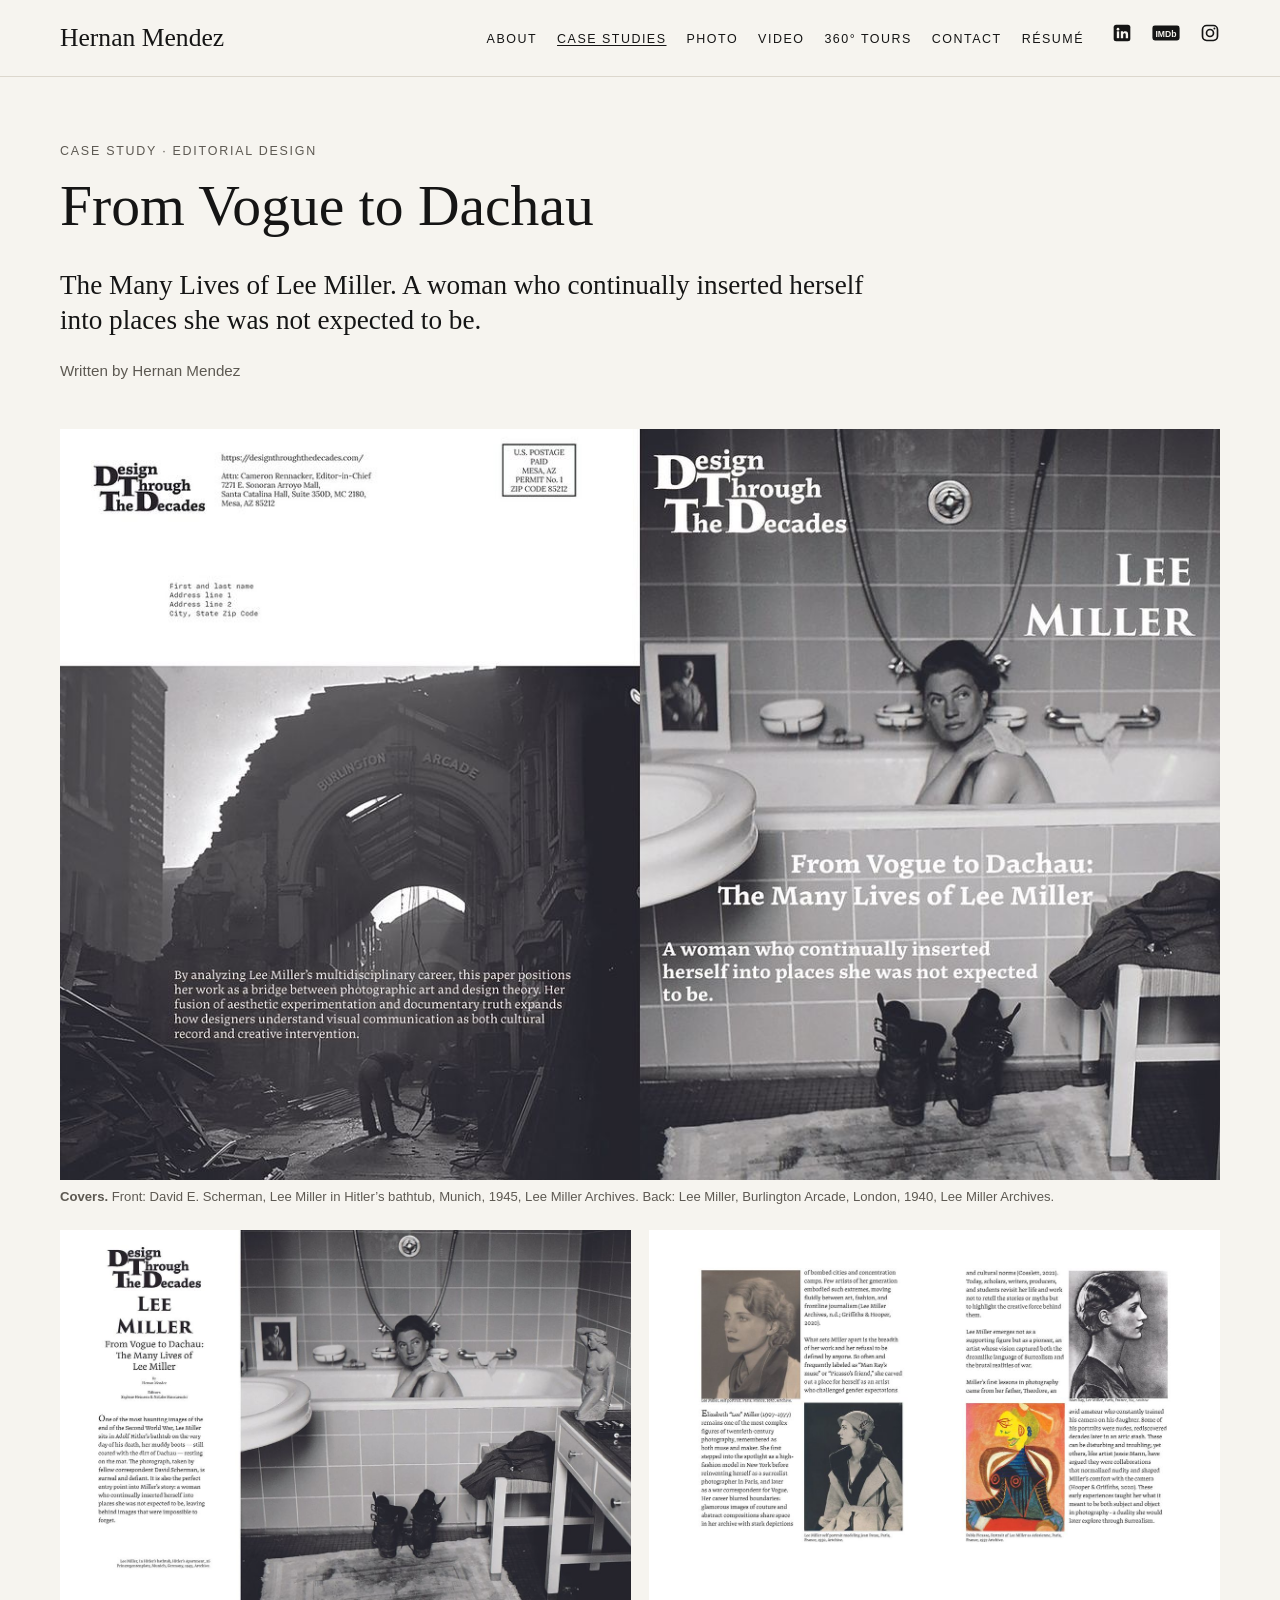
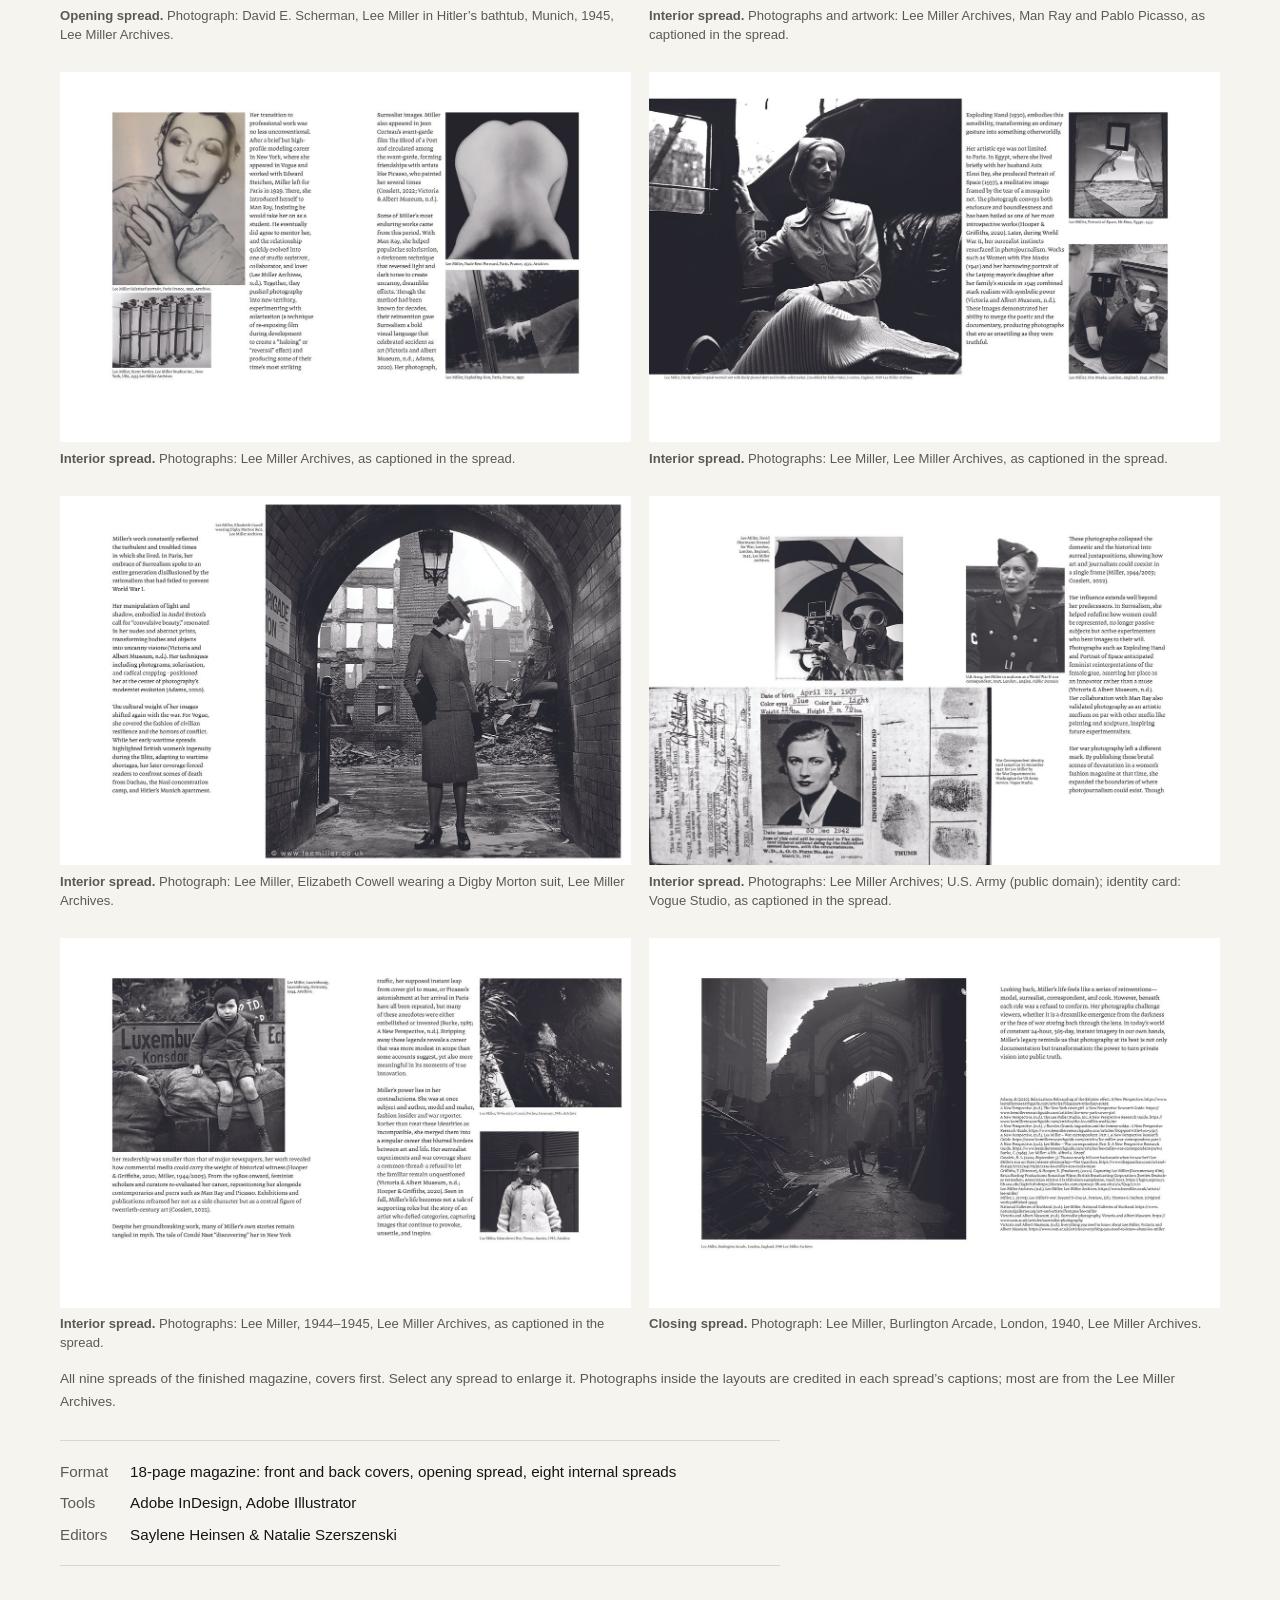
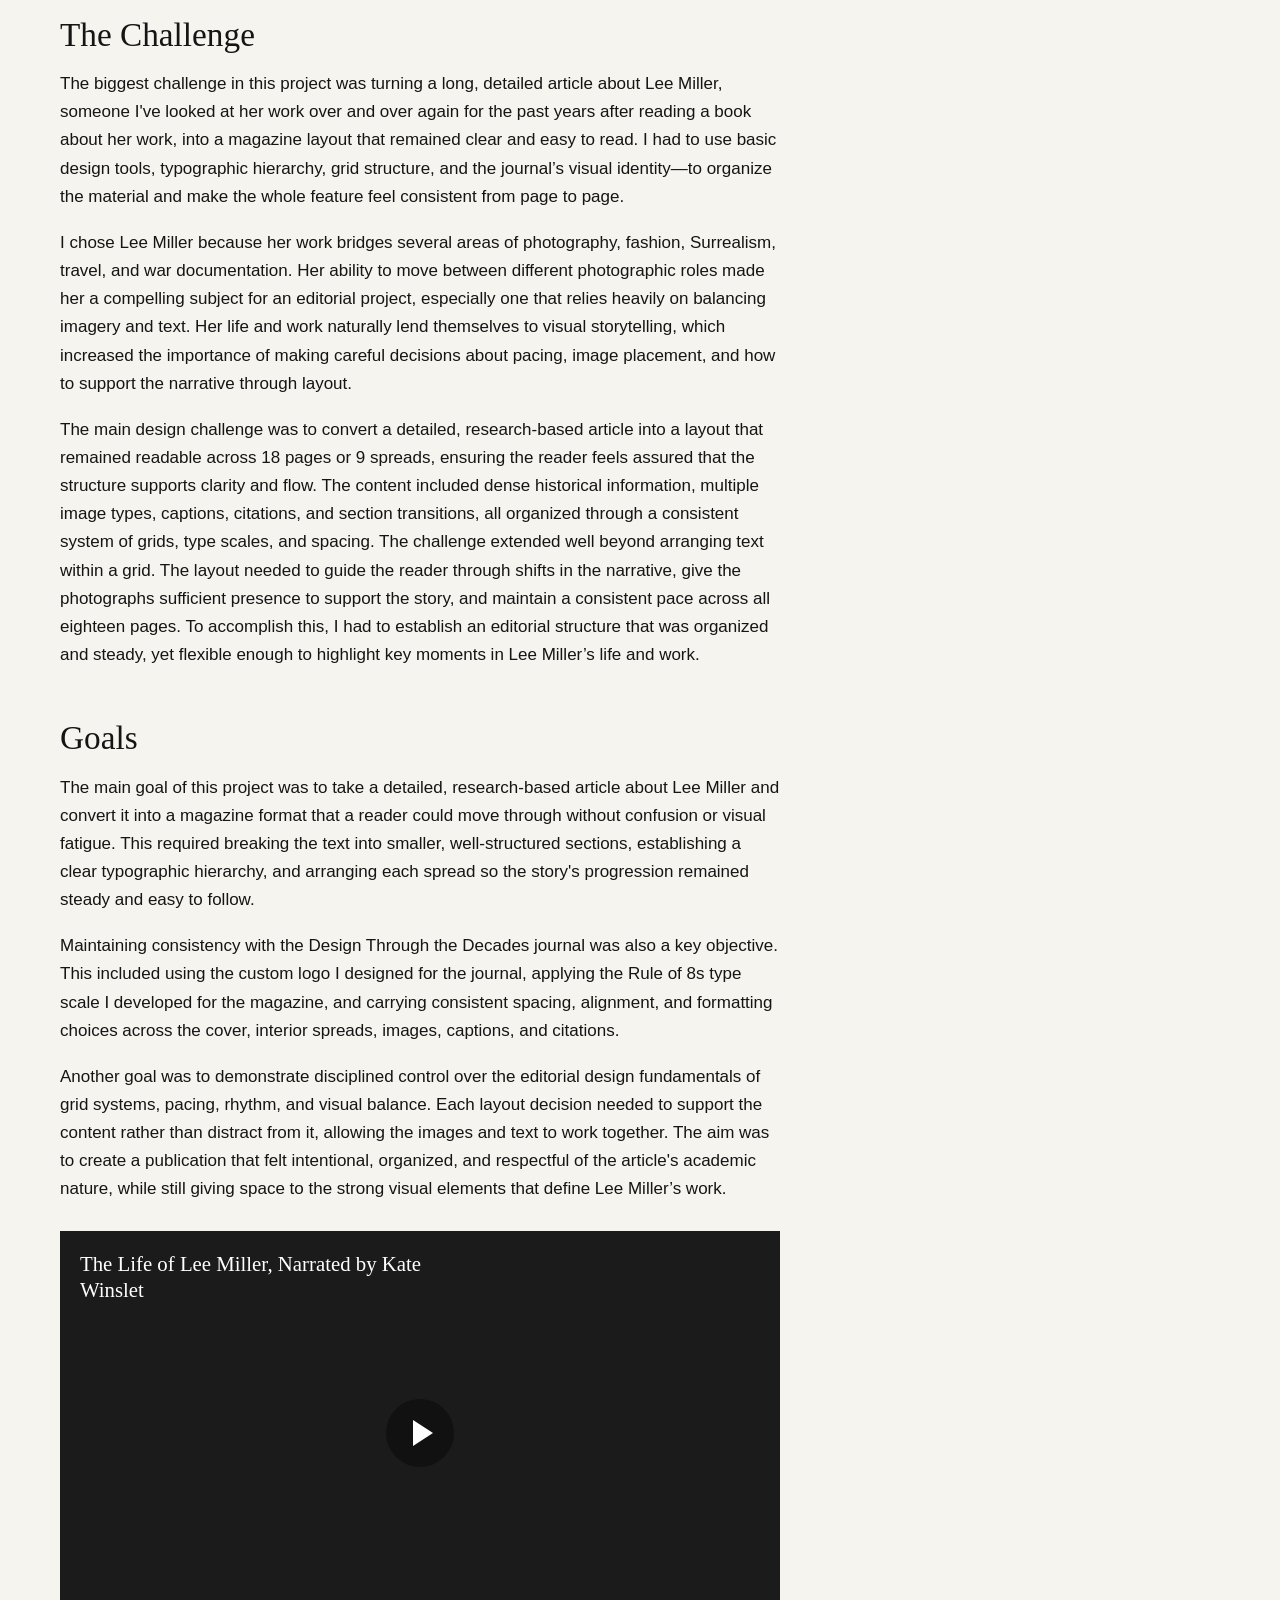
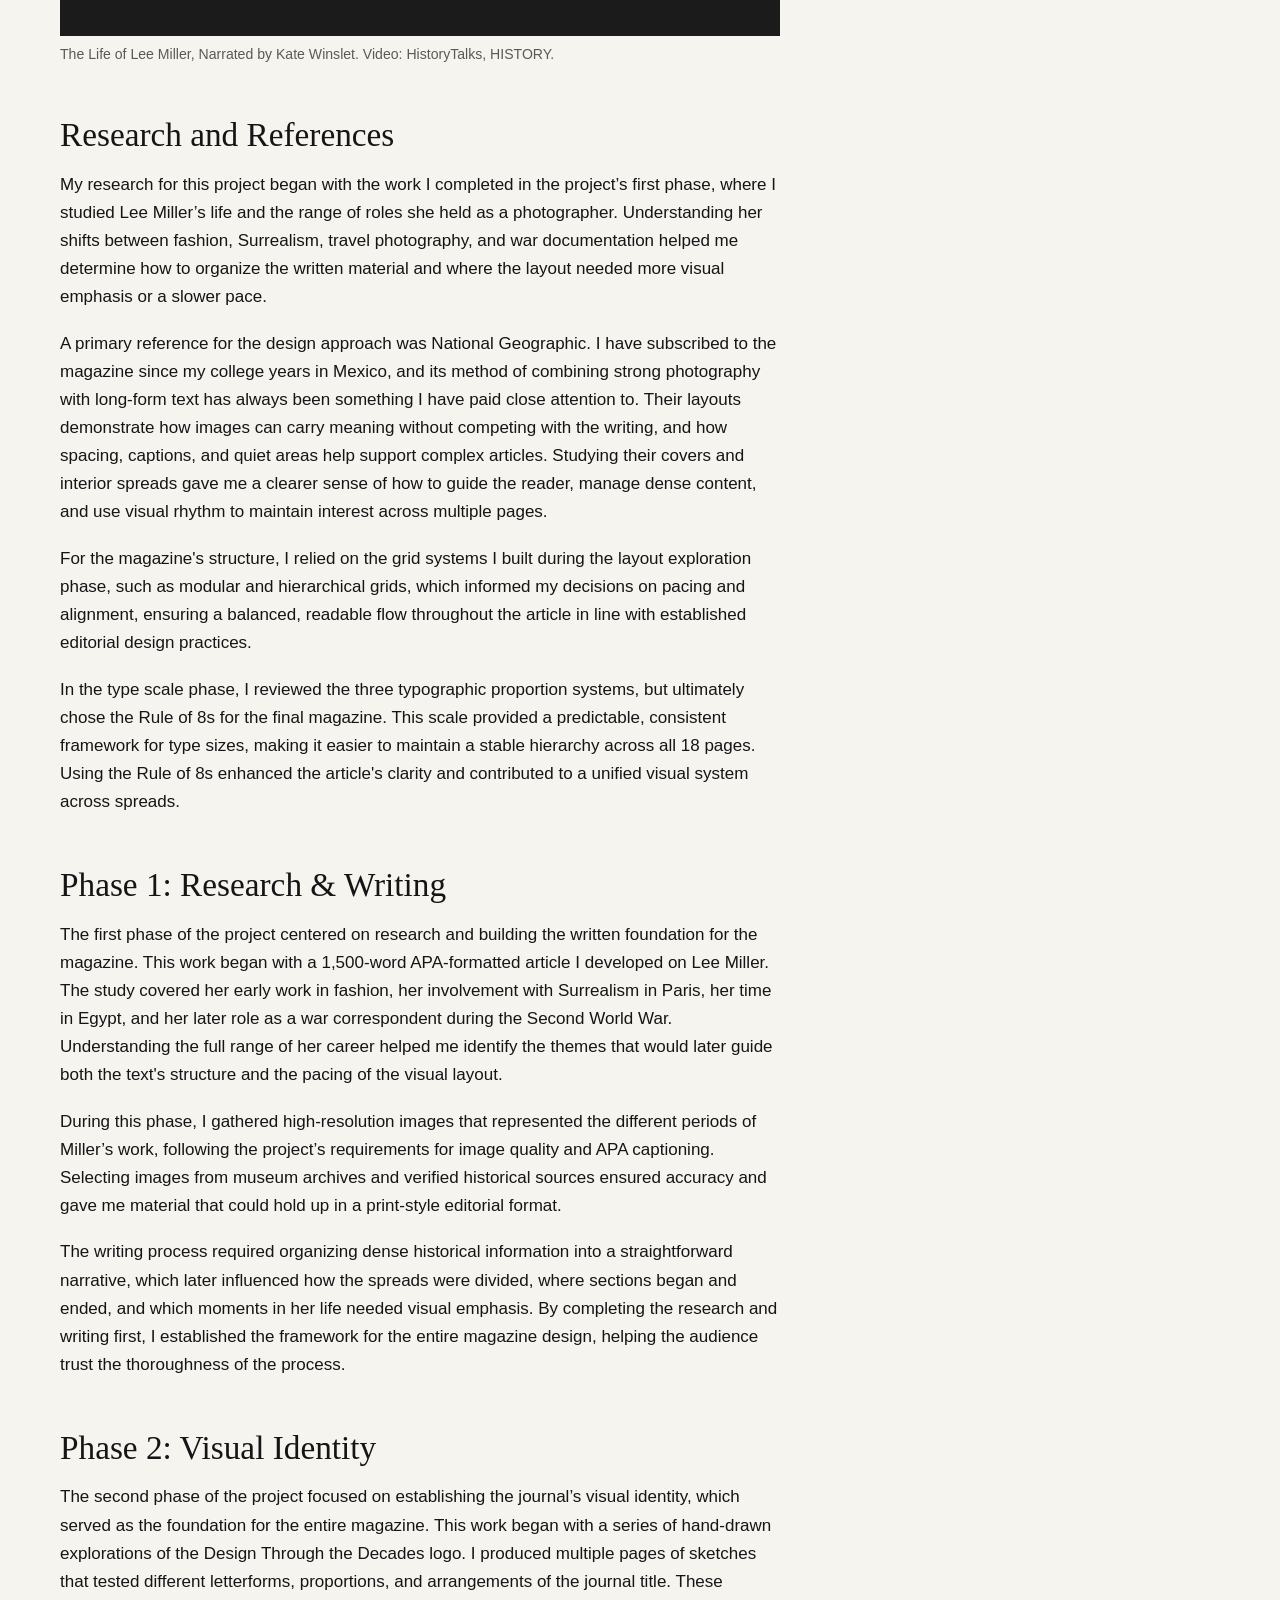
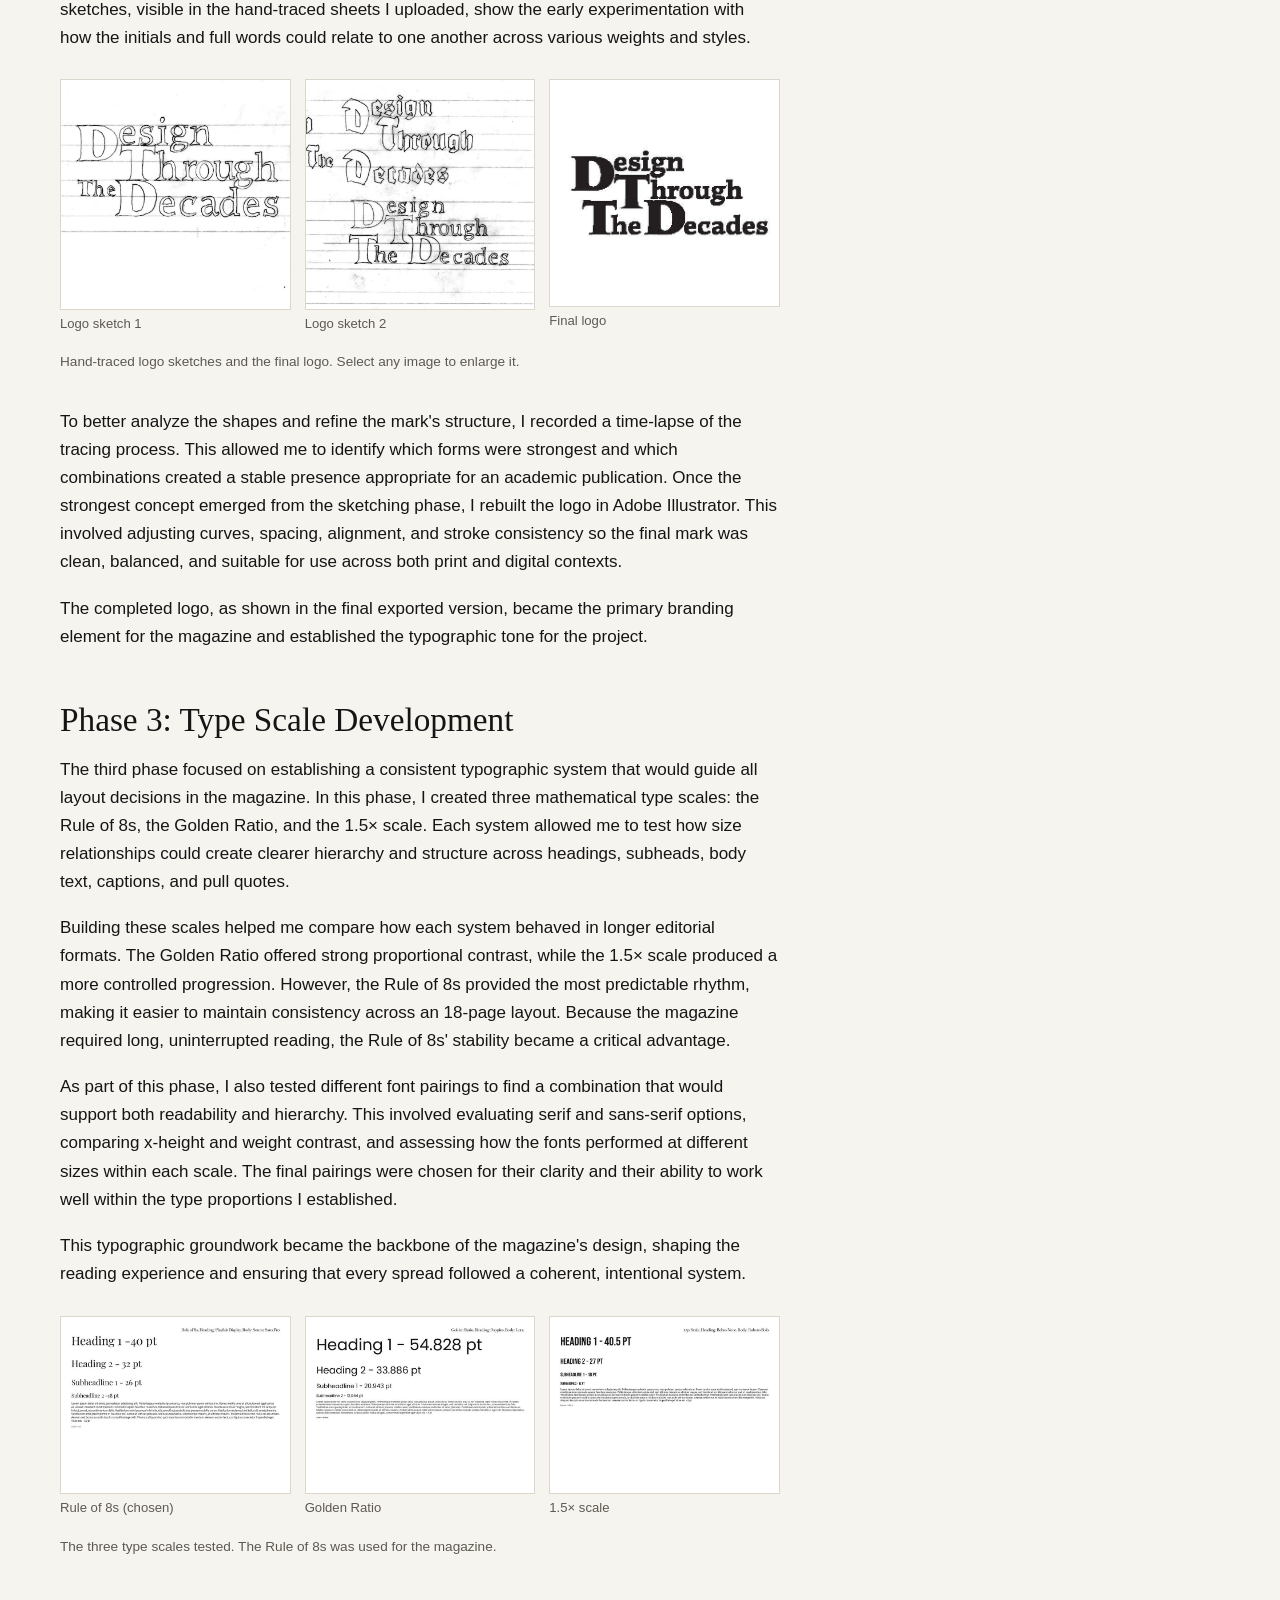
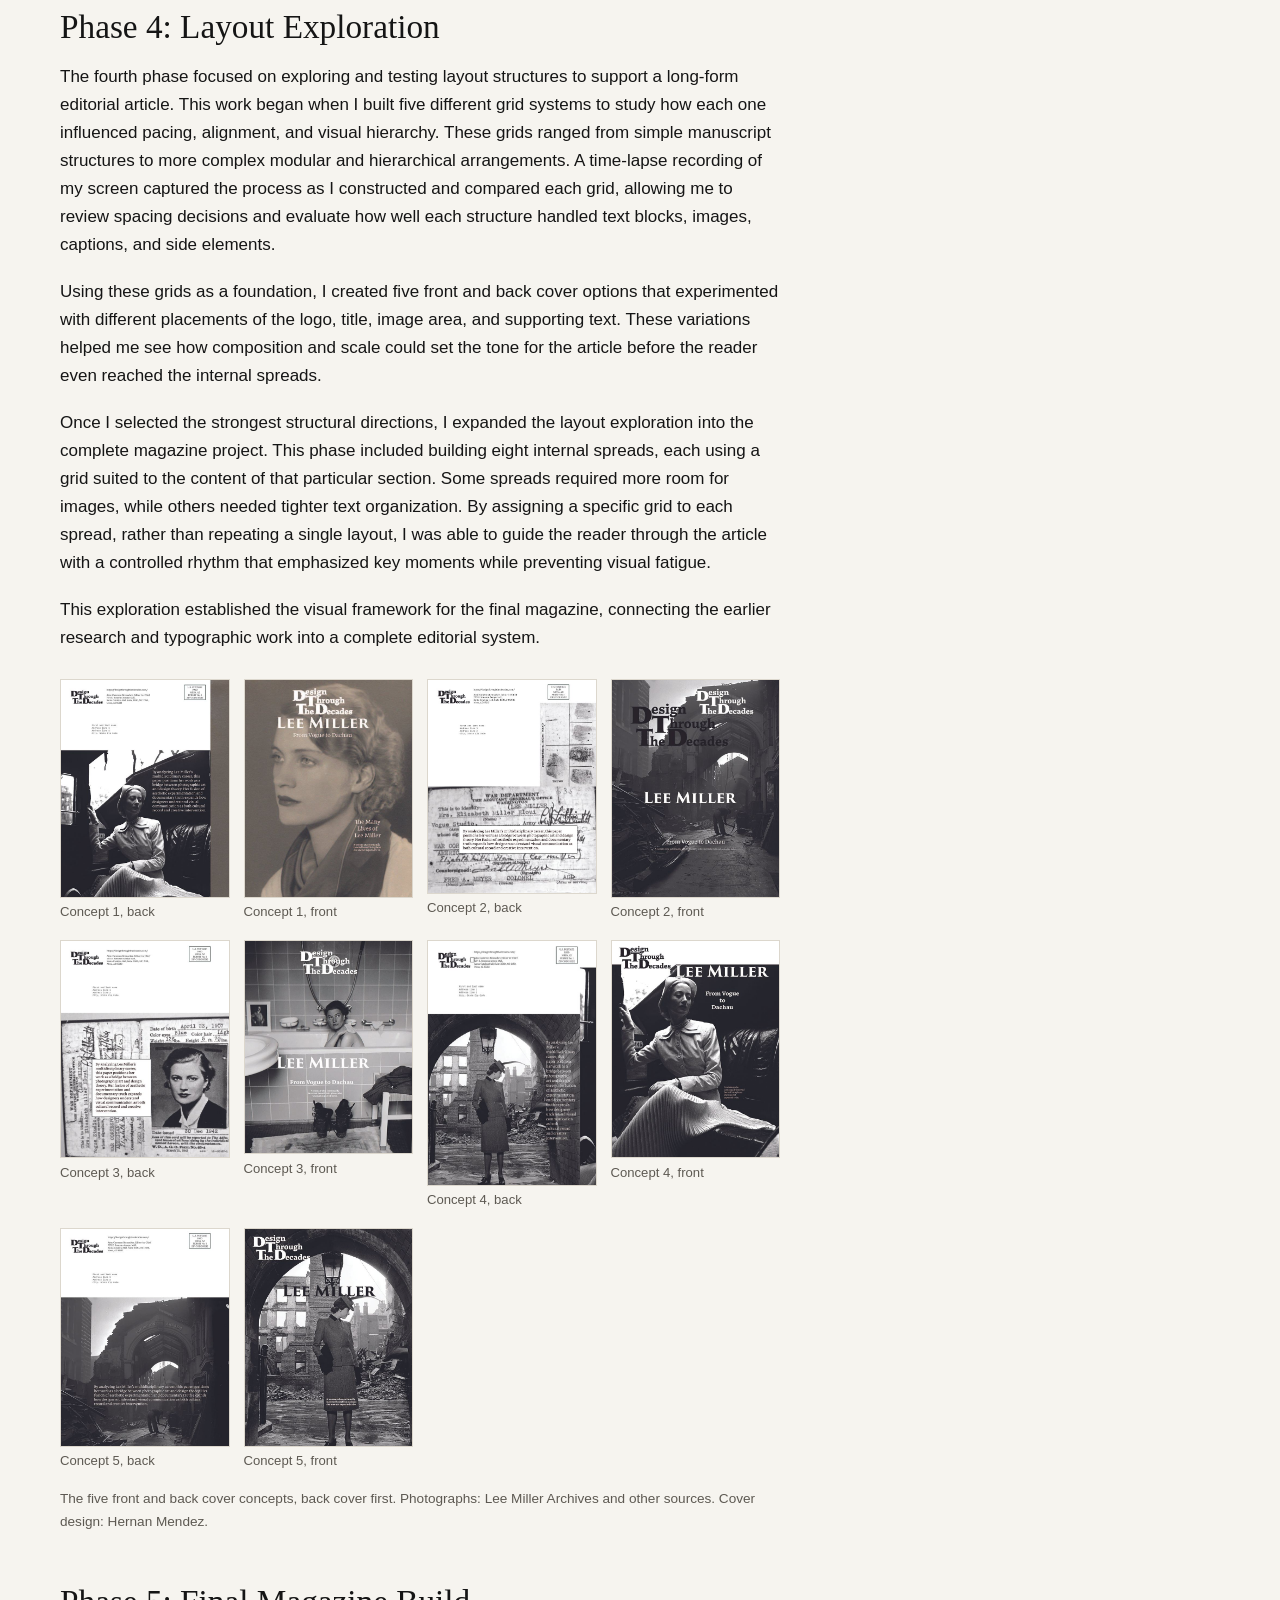
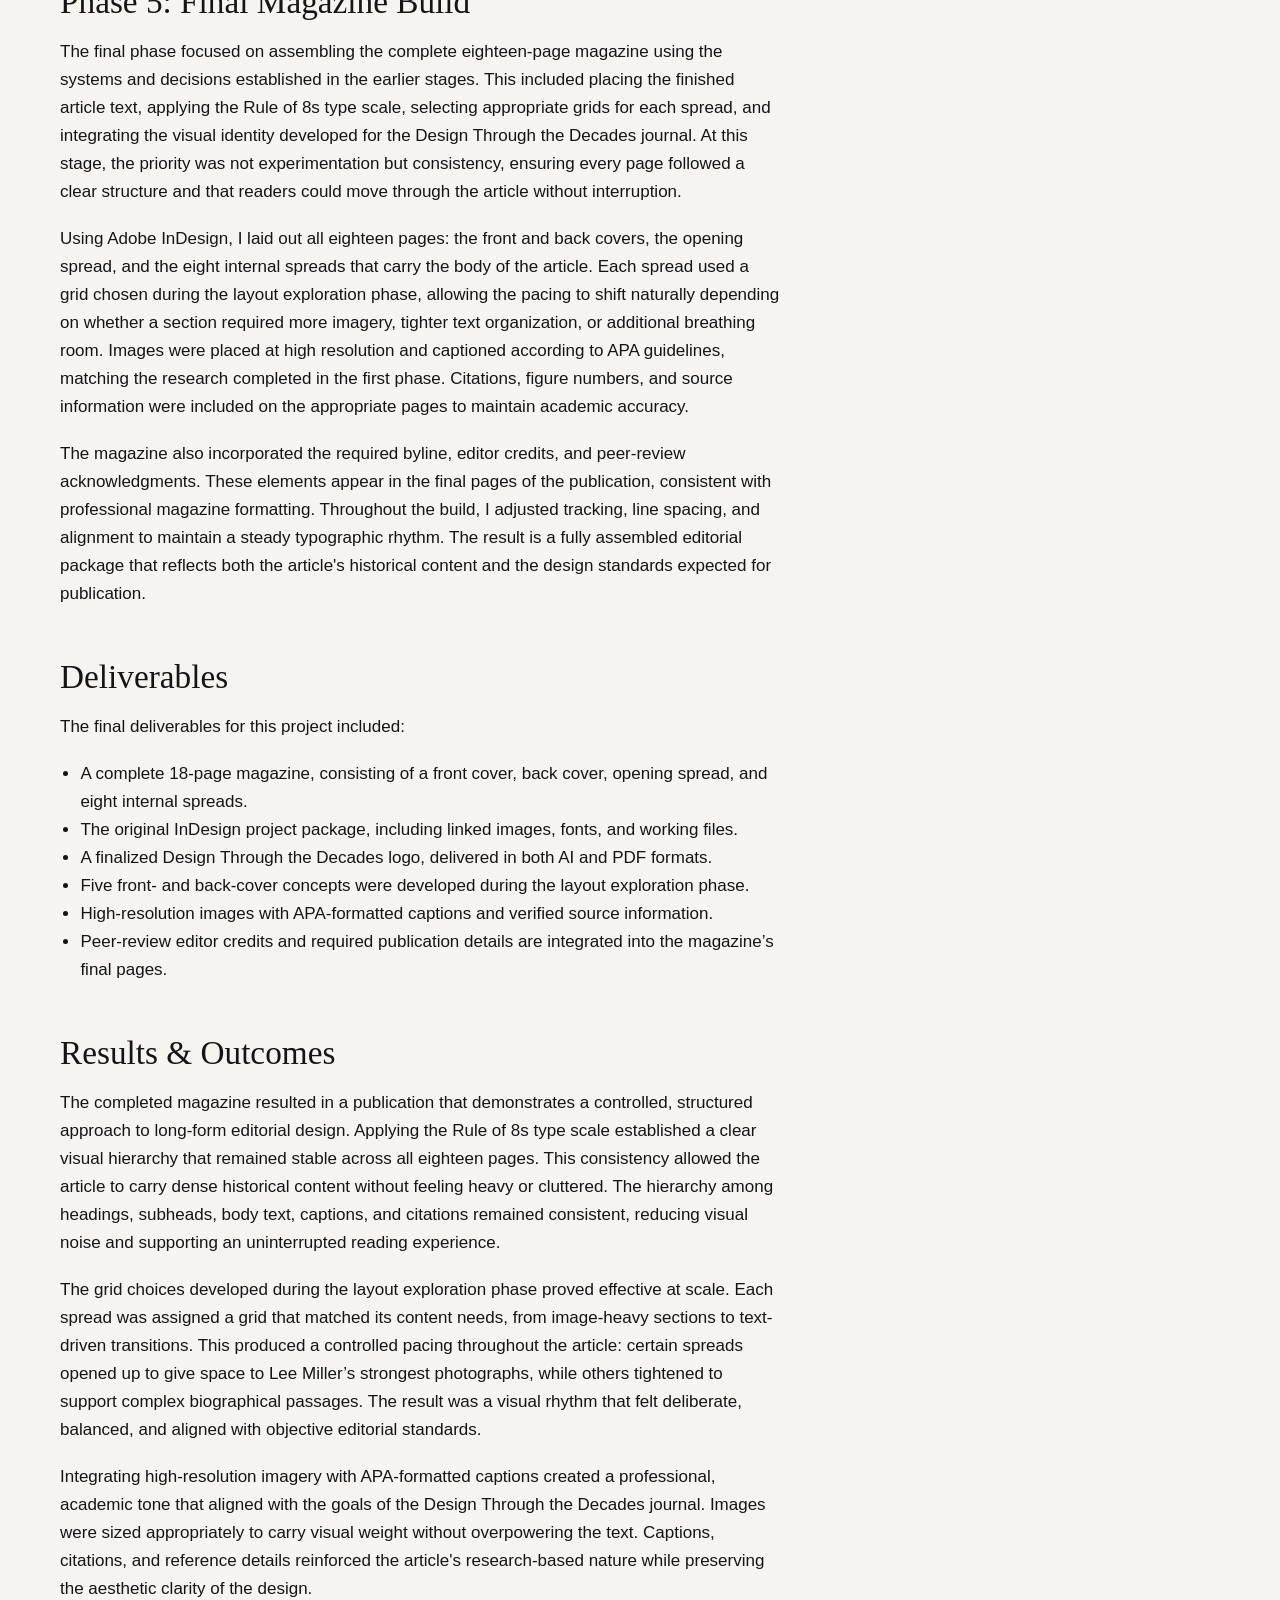
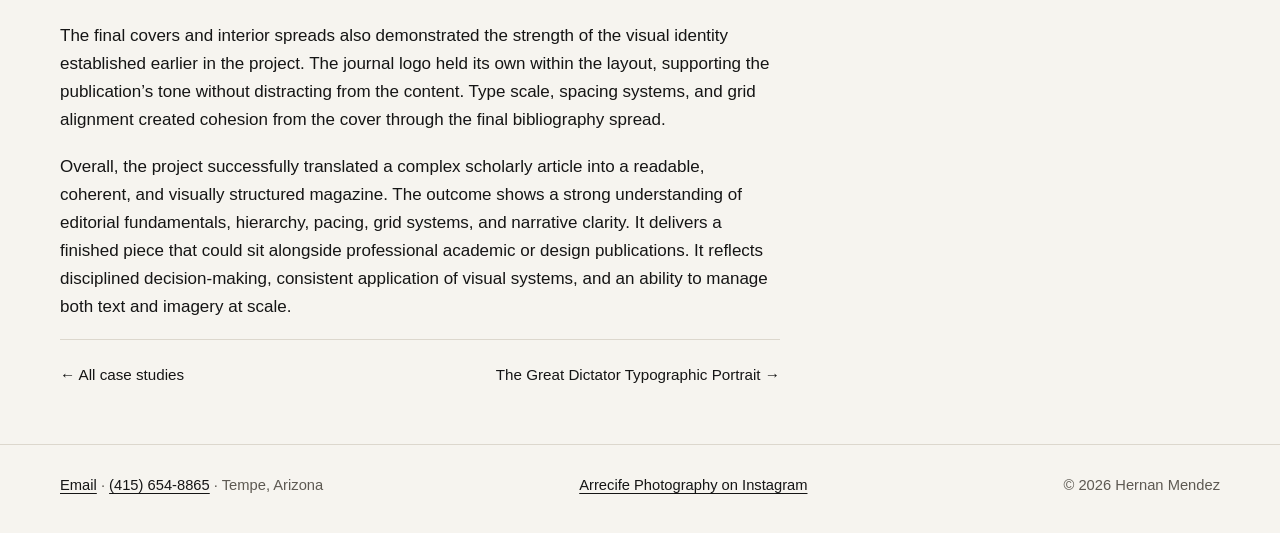
<file: case-studies/lee-miller/index.html>
<!DOCTYPE html>
<html lang="en">
<head>
<meta charset="utf-8">
<meta name="viewport" content="width=device-width, initial-scale=1">
<title>From Vogue to Dachau: Lee Miller Magazine Design | Hernan Mendez</title>
<meta name="description" content="Case study: an 18-page editorial magazine on photographer Lee Miller, from research and writing to type system, grids and final InDesign build.">
<meta name="robots" content="noai, noimageai">
<link rel="canonical" href="https://hernanmendez.com/case-studies/lee-miller/">
<meta property="og:type" content="website">
<meta property="og:site_name" content="Hernan Mendez">
<meta property="og:title" content="From Vogue to Dachau: Lee Miller Magazine Design | Hernan Mendez">
<meta property="og:description" content="Case study: an 18-page editorial magazine on photographer Lee Miller, from research and writing to type system, grids and final InDesign build.">
<meta property="og:url" content="https://hernanmendez.com/case-studies/lee-miller/">
<meta property="og:locale" content="en_US">
<meta property="og:image" content="https://hernanmendez.com/img/case/lee-miller-spread-1-1200.jpg">
<meta property="og:image:width" content="1200">
<meta property="og:image:height" content="777">
<meta property="og:image:alt" content="Front and back covers of Design Through the Decades. The front cover sets “Lee Miller” and “From Vogue to Dachau: The Many Lives of Lee Miller” over the photograph of Lee Miller in Hitler’s bathtub; the back cover shows the bomb-damaged Burlington Arcade and a mailing panel">
<meta name="twitter:card" content="summary_large_image">
<meta name="twitter:title" content="From Vogue to Dachau: Lee Miller Magazine Design | Hernan Mendez">
<meta name="twitter:description" content="Case study: an 18-page editorial magazine on photographer Lee Miller, from research and writing to type system, grids and final InDesign build.">
<meta name="twitter:image" content="https://hernanmendez.com/img/case/lee-miller-spread-1-1200.jpg">
<meta name="twitter:image:alt" content="Front and back covers of Design Through the Decades. The front cover sets “Lee Miller” and “From Vogue to Dachau: The Many Lives of Lee Miller” over the photograph of Lee Miller in Hitler’s bathtub; the back cover shows the bomb-damaged Burlington Arcade and a mailing panel">
<meta name="theme-color" content="#f6f4ef">
<link rel="icon" href="../../favicon-32.png" type="image/png" sizes="32x32">
<link rel="icon" href="../../favicon.svg" type="image/svg+xml">
<link rel="apple-touch-icon" href="../../apple-touch-icon.png">
<link rel="stylesheet" href="../../css/style.css">
</head>
<body>
<a class="skip" href="#main">Skip to content</a>
<header class="site-header">
<div class="wrap bar">
<a class="brand" href="../../">Hernan Mendez</a>
<button class="menu-toggle" type="button" aria-expanded="false" aria-controls="site-nav">Menu</button>
<nav id="site-nav" class="site-nav" aria-label="Main">
<ul class="menu"><li><a href="../../about/">About</a></li><li><a href="../../case-studies/" aria-current="page">Case Studies</a></li><li><a href="../../photo/">Photo</a></li><li><a href="../../video/">Video</a></li><li><a href="../../360-tours/">360° Tours</a></li><li><a href="../../contact/">Contact</a></li><li><a href="../../Hernan_Mendez_Resume.pdf">Résumé</a></li></ul>
<ul class="social">
<li><a href="https://www.linkedin.com/in/hernan-mendez/" rel="me noopener" target="_blank" aria-label="LinkedIn"><svg class="ico" viewBox="0 0 24 24" width="20" height="20" aria-hidden="true" focusable="false"><rect x="2" y="2" width="20" height="20" rx="3" fill="currentColor"/><circle class="k" cx="7.2" cy="7.4" r="1.6"/><rect class="k" x="5.8" y="10" width="2.8" height="8.2"/><path class="k" d="M10.6 10h2.7v1.2c.5-.8 1.5-1.4 2.8-1.4 2.2 0 3.2 1.4 3.2 3.9v4.5h-2.8v-4.1c0-1.1-.4-1.8-1.4-1.8s-1.7.7-1.7 1.9v4h-2.8z"/></svg></a></li>
<li><a href="https://www.imdb.com/name/nm8158704/" rel="me noopener" target="_blank" aria-label="IMDb"><svg class="ico" viewBox="0 0 34 24" width="28" height="20" aria-hidden="true" focusable="false"><rect x=".5" y="3" width="33" height="18" rx="3" fill="currentColor"/><text class="k" x="17" y="16.4" text-anchor="middle" font-family="Arial, Helvetica, sans-serif" font-weight="700" font-size="10.5">IMDb</text></svg></a></li>
<li><a href="https://www.instagram.com/hernan_h_mendez/" rel="me noopener" target="_blank" aria-label="Instagram"><svg class="ico" viewBox="0 0 24 24" width="20" height="20" aria-hidden="true" focusable="false"><rect x="3" y="3" width="18" height="18" rx="5" fill="none" stroke="currentColor" stroke-width="2"/><circle cx="12" cy="12" r="4.2" fill="none" stroke="currentColor" stroke-width="2"/><circle cx="17.3" cy="6.7" r="1.2" fill="currentColor"/></svg></a></li>
</ul>
</nav>
</div>
</header>
<main id="main" class="wrap">
<header class="page-intro">
<p class="eyebrow">Case Study · Editorial Design</p>
<h1>From Vogue to Dachau</h1>
<p class="lede">The Many Lives of Lee Miller. A woman who continually inserted herself into places she was not expected to be.</p>
<p class="byline">Written by Hernan Mendez</p>
</header>
<div data-lightbox>
<figure class="lead-figure"><a class="lb" href="../../img/case/lee-miller-spread-1.jpg" data-caption="Front and back covers of Design Through the Decades. The front cover sets “Lee Miller” and “From Vogue to Dachau: The Many Lives of Lee Miller” over the photograph of Lee Miller in Hitler’s bathtub; the back cover shows the bomb-damaged Burlington Arcade and a mailing panel. Front: David E. Scherman, Lee Miller in Hitler’s bathtub, Munich, 1945, Lee Miller Archives. Back: Lee Miller, Burlington Arcade, London, 1940, Lee Miller Archives."><img src="../../img/case/lee-miller-spread-1-1200.jpg" width="1200" height="777" alt="Front and back covers of Design Through the Decades. The front cover sets “Lee Miller” and “From Vogue to Dachau: The Many Lives of Lee Miller” over the photograph of Lee Miller in Hitler’s bathtub; the back cover shows the bomb-damaged Burlington Arcade and a mailing panel"></a><figcaption><strong>Covers.</strong> Front: David E. Scherman, Lee Miller in Hitler’s bathtub, Munich, 1945, Lee Miller Archives. Back: Lee Miller, Burlington Arcade, London, 1940, Lee Miller Archives.</figcaption></figure>
<div class="spreads">
<figure><a class="lb" href="../../img/case/lee-miller-spread-2.jpg" data-caption="Opening spread: the journal logo, title, byline and editors beside the full-page photograph of Lee Miller in Hitler’s bathtub. Photograph: David E. Scherman, Lee Miller in Hitler’s bathtub, Munich, 1945, Lee Miller Archives."><img src="../../img/case/lee-miller-spread-2-1200.jpg" width="1200" height="777" alt="Opening spread: the journal logo, title, byline and editors beside the full-page photograph of Lee Miller in Hitler’s bathtub"></a><figcaption><strong>Opening spread.</strong> Photograph: David E. Scherman, Lee Miller in Hitler’s bathtub, Munich, 1945, Lee Miller Archives.</figcaption></figure>
<figure><a class="lb" href="../../img/case/lee-miller-spread-3.jpg" data-caption="Spread with Lee Miller’s self-portraits, a Man Ray portrait of Miller and Pablo Picasso’s Portrait of Lee Miller as L’Arlésienne. Photographs and artwork: Lee Miller Archives, Man Ray and Pablo Picasso, as captioned in the spread."><img src="../../img/case/lee-miller-spread-3-1200.jpg" width="1200" height="777" alt="Spread with Lee Miller’s self-portraits, a Man Ray portrait of Miller and Pablo Picasso’s Portrait of Lee Miller as L’Arlésienne"></a><figcaption><strong>Interior spread.</strong> Photographs and artwork: Lee Miller Archives, Man Ray and Pablo Picasso, as captioned in the spread.</figcaption></figure>
<figure><a class="lb" href="../../img/case/lee-miller-spread-4.jpg" data-caption="Spread on Miller’s Surrealist years in Paris: a solarized portrait, scent bottles, Nude Bent Forward and Exploding Hand. Photographs: Lee Miller Archives, as captioned in the spread."><img src="../../img/case/lee-miller-spread-4-1200.jpg" width="1200" height="777" alt="Spread on Miller’s Surrealist years in Paris: a solarized portrait, scent bottles, Nude Bent Forward and Exploding Hand" loading="lazy" decoding="async"></a><figcaption><strong>Interior spread.</strong> Photographs: Lee Miller Archives, as captioned in the spread.</figcaption></figure>
<figure><a class="lb" href="../../img/case/lee-miller-spread-5.jpg" data-caption="Spread with a 1949 fashion photograph of a model in a Hardy Amies suit seated in a car, Portrait of Space and Fire Masks. Photographs: Lee Miller, Lee Miller Archives, as captioned in the spread."><img src="../../img/case/lee-miller-spread-5-1200.jpg" width="1200" height="777" alt="Spread with a 1949 fashion photograph of a model in a Hardy Amies suit seated in a car, Portrait of Space and Fire Masks" loading="lazy" decoding="async"></a><figcaption><strong>Interior spread.</strong> Photographs: Lee Miller, Lee Miller Archives, as captioned in the spread.</figcaption></figure>
<figure><a class="lb" href="../../img/case/lee-miller-spread-6.jpg" data-caption="Spread with Elizabeth Cowell in a Digby Morton suit beneath a bomb-damaged arch in London. Photograph: Lee Miller, Elizabeth Cowell wearing a Digby Morton suit, Lee Miller Archives."><img src="../../img/case/lee-miller-spread-6-1200.jpg" width="1200" height="777" alt="Spread with Elizabeth Cowell in a Digby Morton suit beneath a bomb-damaged arch in London" loading="lazy" decoding="async"></a><figcaption><strong>Interior spread.</strong> Photograph: Lee Miller, Elizabeth Cowell wearing a Digby Morton suit, Lee Miller Archives.</figcaption></figure>
<figure><a class="lb" href="../../img/case/lee-miller-spread-7.jpg" data-caption="Spread with David E. Scherman dressed for war, Lee Miller in U.S. Army uniform and her war correspondent identity card. Photographs: Lee Miller Archives; U.S. Army (public domain); identity card: Vogue Studio, as captioned in the spread."><img src="../../img/case/lee-miller-spread-7-1200.jpg" width="1200" height="777" alt="Spread with David E. Scherman dressed for war, Lee Miller in U.S. Army uniform and her war correspondent identity card" loading="lazy" decoding="async"></a><figcaption><strong>Interior spread.</strong> Photographs: Lee Miller Archives; U.S. Army (public domain); identity card: Vogue Studio, as captioned in the spread.</figcaption></figure>
<figure><a class="lb" href="../../img/case/lee-miller-spread-8.jpg" data-caption="Spread with wartime photographs: a boy in Luxembourg, an SS guard in a canal at Dachau and the Scharnhorst Boy in Vienna. Photographs: Lee Miller, 1944–1945, Lee Miller Archives, as captioned in the spread."><img src="../../img/case/lee-miller-spread-8-1200.jpg" width="1200" height="777" alt="Spread with wartime photographs: a boy in Luxembourg, an SS guard in a canal at Dachau and the Scharnhorst Boy in Vienna" loading="lazy" decoding="async"></a><figcaption><strong>Interior spread.</strong> Photographs: Lee Miller, 1944–1945, Lee Miller Archives, as captioned in the spread.</figcaption></figure>
<figure><a class="lb" href="../../img/case/lee-miller-spread-9.jpg" data-caption="Closing spread: the ruined Burlington Arcade in London, with the closing text and bibliography. Photograph: Lee Miller, Burlington Arcade, London, 1940, Lee Miller Archives."><img src="../../img/case/lee-miller-spread-9-1200.jpg" width="1200" height="777" alt="Closing spread: the ruined Burlington Arcade in London, with the closing text and bibliography" loading="lazy" decoding="async"></a><figcaption><strong>Closing spread.</strong> Photograph: Lee Miller, Burlington Arcade, London, 1940, Lee Miller Archives.</figcaption></figure>
</div>
</div>
<p class="credit">All nine spreads of the finished magazine, covers first. Select any spread to enlarge it. Photographs inside the layouts are credited in each spread’s captions; most are from the Lee Miller Archives.</p>
<div class="prose">
<dl class="facts">
<dt>Format</dt><dd>18-page magazine: front and back covers, opening spread, eight internal spreads</dd>
<dt>Tools</dt><dd>Adobe InDesign, Adobe Illustrator</dd>
<dt>Editors</dt><dd>Saylene Heinsen &amp; Natalie Szerszenski</dd>
</dl>

<h2>The Challenge</h2>
<p>The biggest challenge in this project was turning a long, detailed article about Lee Miller, someone I've looked at her work over and over again for the past years after reading a book about her work, into a magazine layout that remained clear and easy to read. I had to use basic design tools, typographic hierarchy, grid structure, and the journal’s visual identity—to organize the material and make the whole feature feel consistent from page to page.</p>
<p>I chose Lee Miller because her work bridges several areas of photography, fashion, Surrealism, travel, and war documentation. Her ability to move between different photographic roles made her a compelling subject for an editorial project, especially one that relies heavily on balancing imagery and text. Her life and work naturally lend themselves to visual storytelling, which increased the importance of making careful decisions about pacing, image placement, and how to support the narrative through layout.</p>
<p>The main design challenge was to convert a detailed, research-based article into a layout that remained readable across 18 pages or 9 spreads, ensuring the reader feels assured that the structure supports clarity and flow. The content included dense historical information, multiple image types, captions, citations, and section transitions, all organized through a consistent system of grids, type scales, and spacing. The challenge extended well beyond arranging text within a grid. The layout needed to guide the reader through shifts in the narrative, give the photographs sufficient presence to support the story, and maintain a consistent pace across all eighteen pages. To accomplish this, I had to establish an editorial structure that was organized and steady, yet flexible enough to highlight key moments in Lee Miller’s life and work.</p>
<h2>Goals</h2>
<p>The main goal of this project was to take a detailed, research-based article about Lee Miller and convert it into a magazine format that a reader could move through without confusion or visual fatigue. This required breaking the text into smaller, well-structured sections, establishing a clear typographic hierarchy, and arranging each spread so the story's progression remained steady and easy to follow.</p>
<p>Maintaining consistency with the Design Through the Decades journal was also a key objective. This included using the custom logo I designed for the journal, applying the Rule of 8s type scale I developed for the magazine, and carrying consistent spacing, alignment, and formatting choices across the cover, interior spreads, images, captions, and citations.</p>
<p>Another goal was to demonstrate disciplined control over the editorial design fundamentals of grid systems, pacing, rhythm, and visual balance. Each layout decision needed to support the content rather than distract from it, allowing the images and text to work together. The aim was to create a publication that felt intentional, organized, and respectful of the article's academic nature, while still giving space to the strong visual elements that define Lee Miller’s work.</p>
<figure class="embed"><a class="yt yt-plain" href="https://www.youtube.com/watch?v=Q1d8ETTWinE" data-id="Q1d8ETTWinE" data-title="The Life of Lee Miller, Narrated by Kate Winslet"><span class="yt-label">The Life of Lee Miller, Narrated by Kate Winslet</span><span class="play" aria-hidden="true"></span><span class="sr-only">Play video: The Life of Lee Miller, Narrated by Kate Winslet</span></a><figcaption>The Life of Lee Miller, Narrated by Kate Winslet. Video: HistoryTalks, HISTORY.</figcaption></figure>
<h2>Research and References</h2>
<p>My research for this project began with the work I completed in the project’s first phase, where I studied Lee Miller’s life and the range of roles she held as a photographer. Understanding her shifts between fashion, Surrealism, travel photography, and war documentation helped me determine how to organize the written material and where the layout needed more visual emphasis or a slower pace.</p>
<p>A primary reference for the design approach was National Geographic. I have subscribed to the magazine since my college years in Mexico, and its method of combining strong photography with long-form text has always been something I have paid close attention to. Their layouts demonstrate how images can carry meaning without competing with the writing, and how spacing, captions, and quiet areas help support complex articles. Studying their covers and interior spreads gave me a clearer sense of how to guide the reader, manage dense content, and use visual rhythm to maintain interest across multiple pages.</p>
<p>For the magazine's structure, I relied on the grid systems I built during the layout exploration phase, such as modular and hierarchical grids, which informed my decisions on pacing and alignment, ensuring a balanced, readable flow throughout the article in line with established editorial design practices.</p>
<p>In the type scale phase, I reviewed the three typographic proportion systems, but ultimately chose the Rule of 8s for the final magazine. This scale provided a predictable, consistent framework for type sizes, making it easier to maintain a stable hierarchy across all 18 pages. Using the Rule of 8s enhanced the article's clarity and contributed to a unified visual system across spreads.</p>
<h2>Phase 1: Research &amp; Writing</h2>
<p>The first phase of the project centered on research and building the written foundation for the magazine. This work began with a 1,500-word APA-formatted article I developed on Lee Miller. The study covered her early work in fashion, her involvement with Surrealism in Paris, her time in Egypt, and her later role as a war correspondent during the Second World War. Understanding the full range of her career helped me identify the themes that would later guide both the text's structure and the pacing of the visual layout.</p>
<p>During this phase, I gathered high-resolution images that represented the different periods of Miller’s work, following the project’s requirements for image quality and APA captioning. Selecting images from museum archives and verified historical sources ensured accuracy and gave me material that could hold up in a print-style editorial format.</p>
<p>The writing process required organizing dense historical information into a straightforward narrative, which later influenced how the spreads were divided, where sections began and ended, and which moments in her life needed visual emphasis. By completing the research and writing first, I established the framework for the entire magazine design, helping the audience trust the thoroughness of the process.</p>
<h2>Phase 2: Visual Identity</h2>
<p>The second phase of the project focused on establishing the journal’s visual identity, which served as the foundation for the entire magazine. This work began with a series of hand-drawn explorations of the Design Through the Decades logo. I produced multiple pages of sketches that tested different letterforms, proportions, and arrangements of the journal title. These sketches, visible in the hand-traced sheets I uploaded, show the early experimentation with how the initials and full words could relate to one another across various weights and styles.</p>
<div class="process logo" data-lightbox>
<figure><a class="lb" href="../../img/case/lee-miller-process-01.jpg" data-caption="Hand-traced outline sketch of the Design Through the Decades logo on lined paper, with a tall D and T shared by the words"><img src="../../img/case/lee-miller-process-01-sm.jpg" width="800" height="800" alt="Hand-traced outline sketch of the Design Through the Decades logo on lined paper, with a tall D and T shared by the words" loading="lazy" decoding="async"></a><figcaption>Logo sketch 1</figcaption></figure>
<figure><a class="lb" href="../../img/case/lee-miller-process-02.jpg" data-caption="Second sheet of hand-traced logo sketches: two versions of the Design Through the Decades wordmark on lined paper"><img src="../../img/case/lee-miller-process-02-sm.jpg" width="800" height="800" alt="Second sheet of hand-traced logo sketches: two versions of the Design Through the Decades wordmark on lined paper" loading="lazy" decoding="async"></a><figcaption>Logo sketch 2</figcaption></figure>
<figure><a class="lb" href="../../img/case/lee-miller-process-03.jpg" data-caption="Final Design Through the Decades logo in black, rebuilt in Adobe Illustrator from the sketches"><img src="../../img/case/lee-miller-process-03-sm.jpg" width="491" height="485" alt="Final Design Through the Decades logo in black, rebuilt in Adobe Illustrator from the sketches" loading="lazy" decoding="async"></a><figcaption>Final logo</figcaption></figure>
<p class="process-note">Hand-traced logo sketches and the final logo. Select any image to enlarge it.</p>
</div>
<p>To better analyze the shapes and refine the mark's structure, I recorded a time-lapse of the tracing process. This allowed me to identify which forms were strongest and which combinations created a stable presence appropriate for an academic publication. Once the strongest concept emerged from the sketching phase, I rebuilt the logo in Adobe Illustrator. This involved adjusting curves, spacing, alignment, and stroke consistency so the final mark was clean, balanced, and suitable for use across both print and digital contexts.</p>
<p>The completed logo, as shown in the final exported version, became the primary branding element for the magazine and established the typographic tone for the project.</p>
<h2>Phase 3: Type Scale Development</h2>
<p>The third phase focused on establishing a consistent typographic system that would guide all layout decisions in the magazine. In this phase, I created three mathematical type scales: the Rule of 8s, the Golden Ratio, and the 1.5× scale. Each system allowed me to test how size relationships could create clearer hierarchy and structure across headings, subheads, body text, captions, and pull quotes.</p>
<p>Building these scales helped me compare how each system behaved in longer editorial formats. The Golden Ratio offered strong proportional contrast, while the 1.5× scale produced a more controlled progression. However, the Rule of 8s provided the most predictable rhythm, making it easier to maintain consistency across an 18-page layout. Because the magazine required long, uninterrupted reading, the Rule of 8s' stability became a critical advantage.</p>
<p>As part of this phase, I also tested different font pairings to find a combination that would support both readability and hierarchy. This involved evaluating serif and sans-serif options, comparing x-height and weight contrast, and assessing how the fonts performed at different sizes within each scale. The final pairings were chosen for their clarity and their ability to work well within the type proportions I established.</p>
<p>This typographic groundwork became the backbone of the magazine's design, shaping the reading experience and ensuring that every spread followed a coherent, intentional system.</p>
<div class="process type" data-lightbox>
<figure><a class="lb" href="../../img/case/lee-miller-process-04.jpg" data-caption="Rule of 8s type scale: Playfair Display headings at 40, 32, 26 and 18 pt over Source Sans Pro body text"><img src="../../img/case/lee-miller-process-04-sm.jpg" width="800" height="618" alt="Rule of 8s type scale: Playfair Display headings at 40, 32, 26 and 18 pt over Source Sans Pro body text" loading="lazy" decoding="async"></a><figcaption>Rule of 8s (chosen)</figcaption></figure>
<figure><a class="lb" href="../../img/case/lee-miller-process-05.jpg" data-caption="Golden Ratio type scale: Poppins headings from 54.8 pt down to 12.9 pt over Lora body text"><img src="../../img/case/lee-miller-process-05-sm.jpg" width="800" height="618" alt="Golden Ratio type scale: Poppins headings from 54.8 pt down to 12.9 pt over Lora body text" loading="lazy" decoding="async"></a><figcaption>Golden Ratio</figcaption></figure>
<figure><a class="lb" href="../../img/case/lee-miller-process-06.jpg" data-caption="1.5× type scale: Bebas Neue headings from 40.5 pt down to 12 pt over Roboto Slab body text"><img src="../../img/case/lee-miller-process-06-sm.jpg" width="800" height="618" alt="1.5× type scale: Bebas Neue headings from 40.5 pt down to 12 pt over Roboto Slab body text" loading="lazy" decoding="async"></a><figcaption>1.5× scale</figcaption></figure>
<p class="process-note">The three type scales tested. The Rule of 8s was used for the magazine.</p>
</div>
<h2>Phase 4: Layout Exploration</h2>
<p>The fourth phase focused on exploring and testing layout structures to support a long-form editorial article. This work began when I built five different grid systems to study how each one influenced pacing, alignment, and visual hierarchy. These grids ranged from simple manuscript structures to more complex modular and hierarchical arrangements. A time-lapse recording of my screen captured the process as I constructed and compared each grid, allowing me to review spacing decisions and evaluate how well each structure handled text blocks, images, captions, and side elements.</p>
<p>Using these grids as a foundation, I created five front and back cover options that experimented with different placements of the logo, title, image area, and supporting text. These variations helped me see how composition and scale could set the tone for the article before the reader even reached the internal spreads.</p>
<p>Once I selected the strongest structural directions, I expanded the layout exploration into the complete magazine project. This phase included building eight internal spreads, each using a grid suited to the content of that particular section. Some spreads required more room for images, while others needed tighter text organization. By assigning a specific grid to each spread, rather than repeating a single layout, I was able to guide the reader through the article with a controlled rhythm that emphasized key moments while preventing visual fatigue.</p>
<p>This exploration established the visual framework for the final magazine, connecting the earlier research and typographic work into a complete editorial system.</p>
<div class="process covers" data-lightbox>
<figure><a class="lb" href="../../img/case/lee-miller-process-07.jpg" data-caption="Cover concept 1, back: the journal logo and mailing panel, above a fashion photograph of a woman seated in a car, with the article summary. Photographs: Lee Miller Archives and other sources. Cover design: Hernan Mendez."><img src="../../img/case/lee-miller-process-07-sm.jpg" width="618" height="800" alt="Cover concept 1, back: the journal logo and mailing panel, above a fashion photograph of a woman seated in a car, with the article summary" loading="lazy" decoding="async"></a><figcaption>Concept 1, back</figcaption></figure>
<figure><a class="lb" href="../../img/case/lee-miller-process-08.jpg" data-caption="Cover concept 1, front: the journal logo, “Lee Miller” and “From Vogue to Dachau” over a sepia portrait of Lee Miller. Photographs: Lee Miller Archives and other sources. Cover design: Hernan Mendez."><img src="../../img/case/lee-miller-process-08-sm.jpg" width="612" height="792" alt="Cover concept 1, front: the journal logo, “Lee Miller” and “From Vogue to Dachau” over a sepia portrait of Lee Miller" loading="lazy" decoding="async"></a><figcaption>Concept 1, front</figcaption></figure>
<figure><a class="lb" href="../../img/case/lee-miller-process-09.jpg" data-caption="Cover concept 2, back: mailing panel, above Lee Miller’s war correspondent identity card and fingerprints, with the article summary. Photographs: Lee Miller Archives and other sources. Cover design: Hernan Mendez."><img src="../../img/case/lee-miller-process-09-sm.jpg" width="631" height="800" alt="Cover concept 2, back: mailing panel, above Lee Miller’s war correspondent identity card and fingerprints, with the article summary" loading="lazy" decoding="async"></a><figcaption>Concept 2, back</figcaption></figure>
<figure><a class="lb" href="../../img/case/lee-miller-process-10.jpg" data-caption="Cover concept 2, front: the journal logo and “Lee Miller” over a photograph of the bomb-damaged Burlington Arcade in London. Photographs: Lee Miller Archives and other sources. Cover design: Hernan Mendez."><img src="../../img/case/lee-miller-process-10-sm.jpg" width="618" height="800" alt="Cover concept 2, front: the journal logo and “Lee Miller” over a photograph of the bomb-damaged Burlington Arcade in London" loading="lazy" decoding="async"></a><figcaption>Concept 2, front</figcaption></figure>
<figure><a class="lb" href="../../img/case/lee-miller-process-11.jpg" data-caption="Cover concept 3, back: mailing panel, above Lee Miller’s identity card and portrait, with the article summary. Photographs: Lee Miller Archives and other sources. Cover design: Hernan Mendez."><img src="../../img/case/lee-miller-process-11-sm.jpg" width="618" height="800" alt="Cover concept 3, back: mailing panel, above Lee Miller’s identity card and portrait, with the article summary" loading="lazy" decoding="async"></a><figcaption>Concept 3, back</figcaption></figure>
<figure><a class="lb" href="../../img/case/lee-miller-process-12.jpg" data-caption="Cover concept 3, front: the journal logo and “Lee Miller” over the photograph of Lee Miller in Hitler’s bathtub. Photographs: Lee Miller Archives and other sources. Cover design: Hernan Mendez."><img src="../../img/case/lee-miller-process-12-sm.jpg" width="630" height="800" alt="Cover concept 3, front: the journal logo and “Lee Miller” over the photograph of Lee Miller in Hitler’s bathtub" loading="lazy" decoding="async"></a><figcaption>Concept 3, front</figcaption></figure>
<figure><a class="lb" href="../../img/case/lee-miller-process-13.jpg" data-caption="Cover concept 4, back: mailing panel, above a woman in a suit beneath a bomb-damaged arch, with the article summary. Photographs: Lee Miller Archives and other sources. Cover design: Hernan Mendez."><img src="../../img/case/lee-miller-process-13-sm.jpg" width="548" height="800" alt="Cover concept 4, back: mailing panel, above a woman in a suit beneath a bomb-damaged arch, with the article summary" loading="lazy" decoding="async"></a><figcaption>Concept 4, back</figcaption></figure>
<figure><a class="lb" href="../../img/case/lee-miller-process-14.jpg" data-caption="Cover concept 4, front: the journal logo, “Lee Miller” and “From Vogue to Dachau” beside a fashion photograph of a woman seated in a car. Photographs: Lee Miller Archives and other sources. Cover design: Hernan Mendez."><img src="../../img/case/lee-miller-process-14-sm.jpg" width="618" height="800" alt="Cover concept 4, front: the journal logo, “Lee Miller” and “From Vogue to Dachau” beside a fashion photograph of a woman seated in a car" loading="lazy" decoding="async"></a><figcaption>Concept 4, front</figcaption></figure>
<figure><a class="lb" href="../../img/case/lee-miller-process-15.jpg" data-caption="Cover concept 5, back: mailing panel, above the ruined Burlington Arcade in London, with the article summary. Photographs: Lee Miller Archives and other sources. Cover design: Hernan Mendez."><img src="../../img/case/lee-miller-process-15-sm.jpg" width="618" height="800" alt="Cover concept 5, back: mailing panel, above the ruined Burlington Arcade in London, with the article summary" loading="lazy" decoding="async"></a><figcaption>Concept 5, back</figcaption></figure>
<figure><a class="lb" href="../../img/case/lee-miller-process-16.jpg" data-caption="Cover concept 5, front: the journal logo and “Lee Miller” over Elizabeth Cowell in a Digby Morton suit beneath a bomb-damaged arch. Photographs: Lee Miller Archives and other sources. Cover design: Hernan Mendez."><img src="../../img/case/lee-miller-process-16-sm.jpg" width="618" height="800" alt="Cover concept 5, front: the journal logo and “Lee Miller” over Elizabeth Cowell in a Digby Morton suit beneath a bomb-damaged arch" loading="lazy" decoding="async"></a><figcaption>Concept 5, front</figcaption></figure>
<p class="process-note">The five front and back cover concepts, back cover first. Photographs: Lee Miller Archives and other sources. Cover design: Hernan Mendez.</p>
</div>
<h2>Phase 5: Final Magazine Build</h2>
<p>The final phase focused on assembling the complete eighteen-page magazine using the systems and decisions established in the earlier stages. This included placing the finished article text, applying the Rule of 8s type scale, selecting appropriate grids for each spread, and integrating the visual identity developed for the Design Through the Decades journal. At this stage, the priority was not experimentation but consistency, ensuring every page followed a clear structure and that readers could move through the article without interruption.</p>
<p>Using Adobe InDesign, I laid out all eighteen pages: the front and back covers, the opening spread, and the eight internal spreads that carry the body of the article. Each spread used a grid chosen during the layout exploration phase, allowing the pacing to shift naturally depending on whether a section required more imagery, tighter text organization, or additional breathing room. Images were placed at high resolution and captioned according to APA guidelines, matching the research completed in the first phase. Citations, figure numbers, and source information were included on the appropriate pages to maintain academic accuracy.</p>
<p>The magazine also incorporated the required byline, editor credits, and peer-review acknowledgments. These elements appear in the final pages of the publication, consistent with professional magazine formatting. Throughout the build, I adjusted tracking, line spacing, and alignment to maintain a steady typographic rhythm. The result is a fully assembled editorial package that reflects both the article's historical content and the design standards expected for publication.</p>
<h2>Deliverables</h2>
<p>The final deliverables for this project included:</p>
<ul>
<li>A complete 18-page magazine, consisting of a front cover, back cover, opening spread, and eight internal spreads.</li>
<li>The original InDesign project package, including linked images, fonts, and working files.</li>
<li>A finalized Design Through the Decades logo, delivered in both AI and PDF formats.</li>
<li>Five front- and back-cover concepts were developed during the layout exploration phase.</li>
<li>High-resolution images with APA-formatted captions and verified source information.</li>
<li>Peer-review editor credits and required publication details are integrated into the magazine’s final pages.</li>
</ul>
<h2>Results &amp; Outcomes</h2>
<p>The completed magazine resulted in a publication that demonstrates a controlled, structured approach to long-form editorial design. Applying the Rule of 8s type scale established a clear visual hierarchy that remained stable across all eighteen pages. This consistency allowed the article to carry dense historical content without feeling heavy or cluttered. The hierarchy among headings, subheads, body text, captions, and citations remained consistent, reducing visual noise and supporting an uninterrupted reading experience.</p>
<p>The grid choices developed during the layout exploration phase proved effective at scale. Each spread was assigned a grid that matched its content needs, from image-heavy sections to text-driven transitions. This produced a controlled pacing throughout the article: certain spreads opened up to give space to Lee Miller’s strongest photographs, while others tightened to support complex biographical passages. The result was a visual rhythm that felt deliberate, balanced, and aligned with objective editorial standards.</p>
<p>Integrating high-resolution imagery with APA-formatted captions created a professional, academic tone that aligned with the goals of the Design Through the Decades journal. Images were sized appropriately to carry visual weight without overpowering the text. Captions, citations, and reference details reinforced the article's research-based nature while preserving the aesthetic clarity of the design.</p>
<p>The final covers and interior spreads also demonstrated the strength of the visual identity established earlier in the project. The journal logo held its own within the layout, supporting the publication’s tone without distracting from the content. Type scale, spacing systems, and grid alignment created cohesion from the cover through the final bibliography spread.</p>
<p>Overall, the project successfully translated a complex scholarly article into a readable, coherent, and visually structured magazine. The outcome shows a strong understanding of editorial fundamentals, hierarchy, pacing, grid systems, and narrative clarity. It delivers a finished piece that could sit alongside professional academic or design publications. It reflects disciplined decision-making, consistent application of visual systems, and an ability to manage both text and imagery at scale.</p>

<nav class="pager" aria-label="Case studies"><a href="../">← All case studies</a><a href="../the-great-dictator-typographic-portrait/">The Great Dictator Typographic Portrait →</a></nav>
</div>
</main>
<footer class="site-footer">
<div class="wrap foot">
<p><a class="foot-email js-email" href="../../contact/" data-subject="Project inquiry">Email</a> · <a href="tel:+14156548865">(415) 654-8865</a> · Tempe, Arizona</p>
<p><a href="https://www.instagram.com/arrecifephotography/" rel="noopener" target="_blank">Arrecife Photography on Instagram</a></p>
<p>© 2026 Hernan Mendez</p>
</div>
</footer>
<script src="../../js/site.js" defer></script>
</body>
</html>
</file>
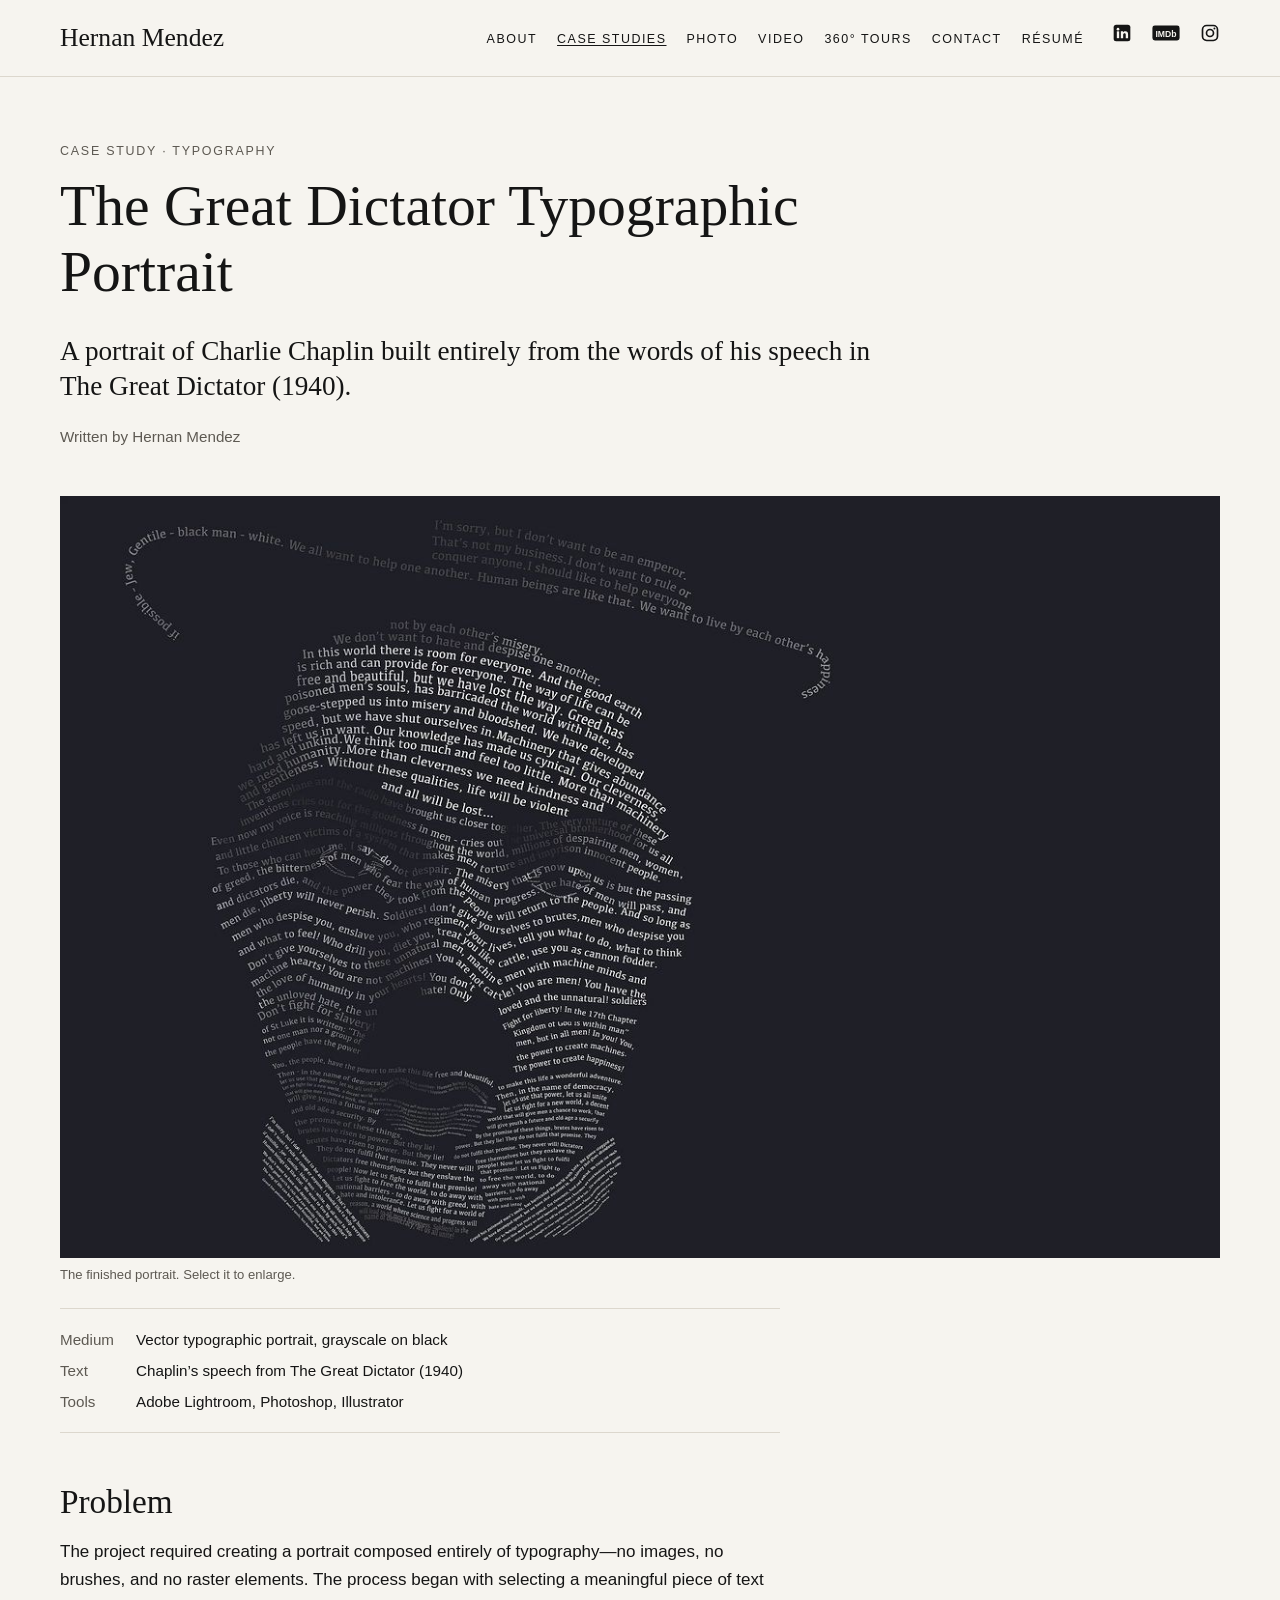
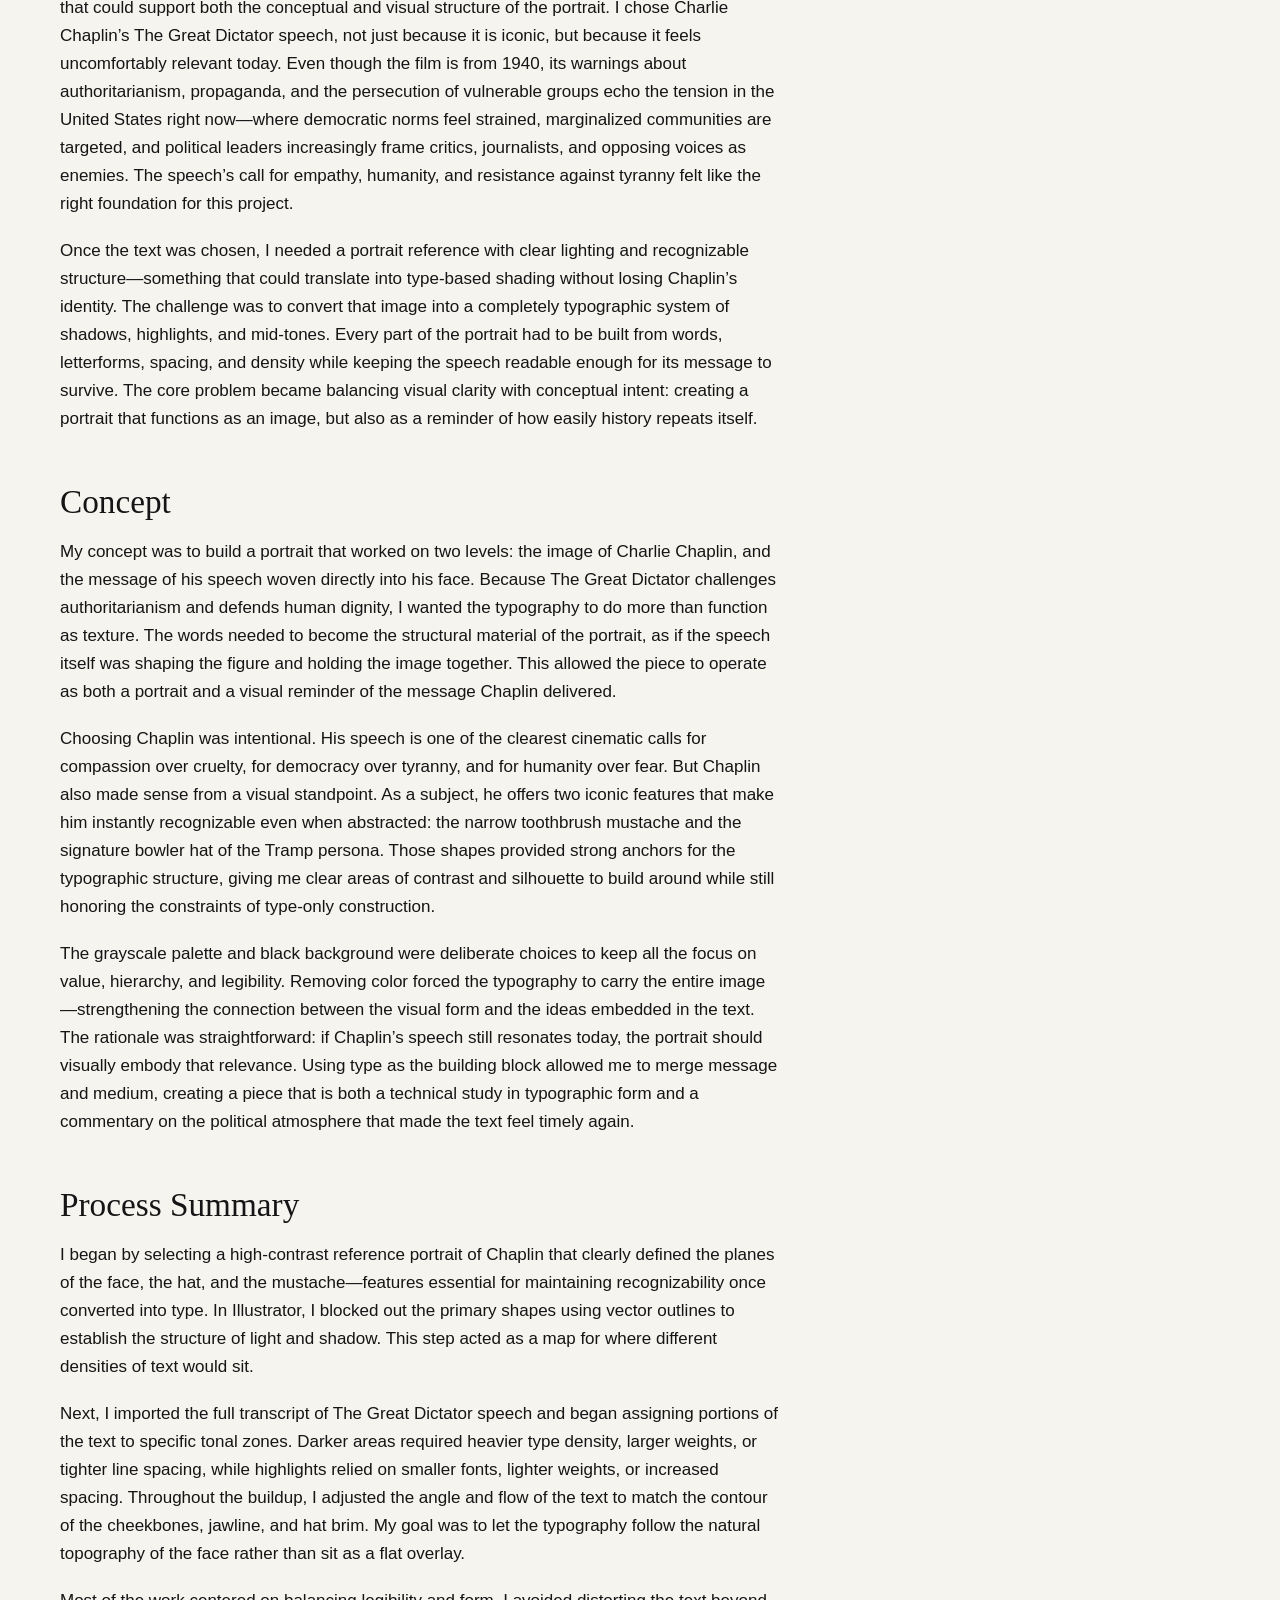
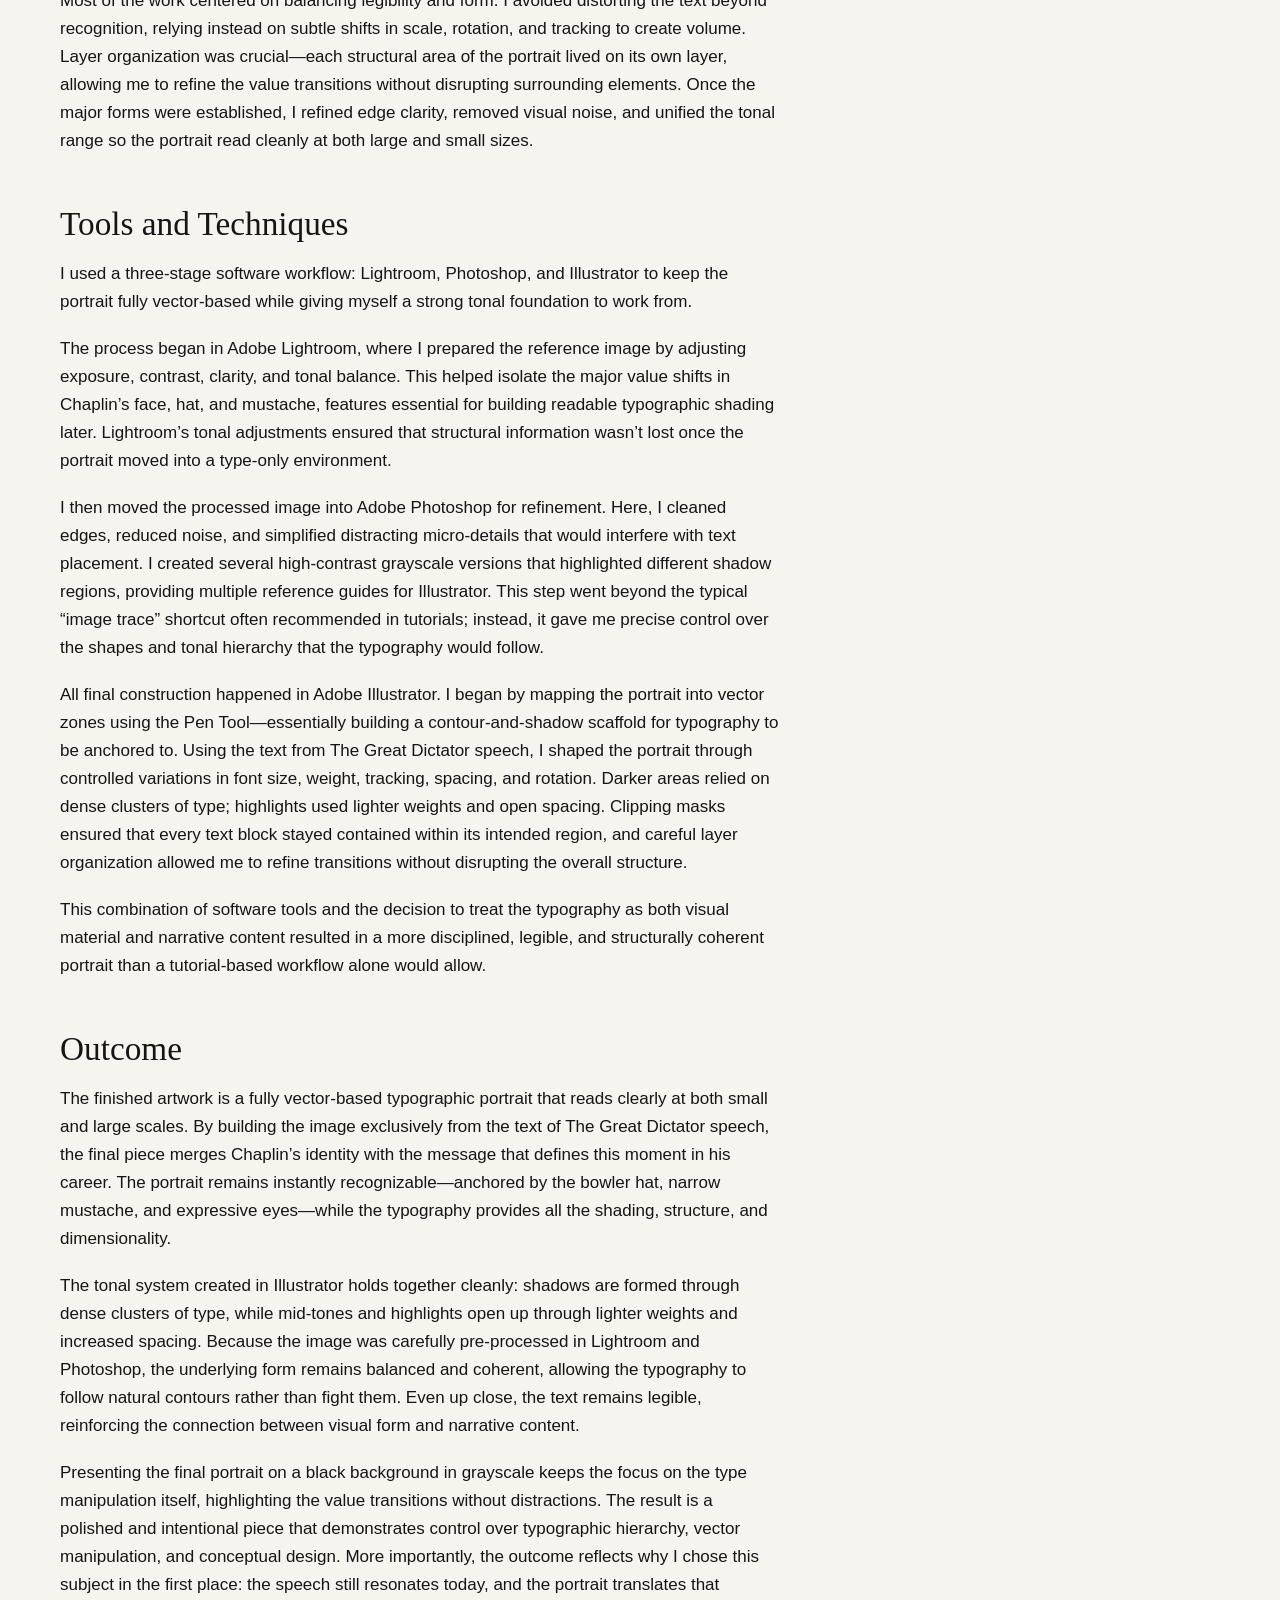
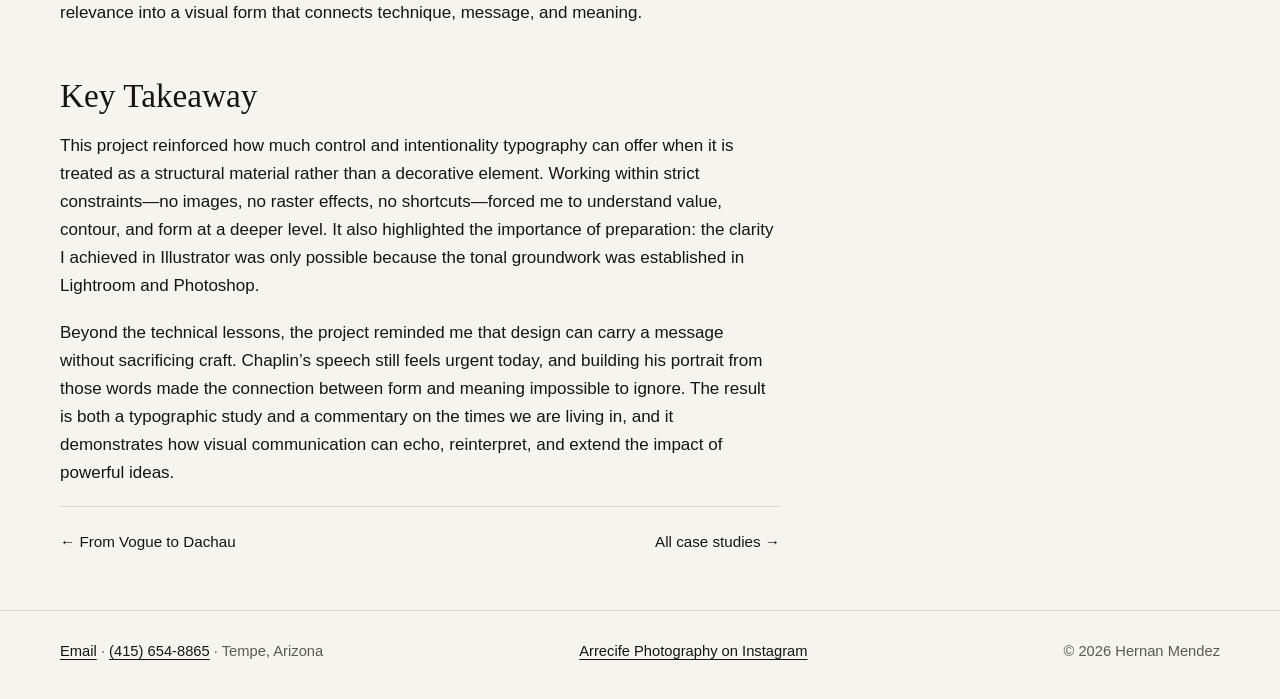
<file: case-studies/the-great-dictator-typographic-portrait/index.html>
<!DOCTYPE html>
<html lang="en">
<head>
<meta charset="utf-8">
<meta name="viewport" content="width=device-width, initial-scale=1">
<title>The Great Dictator Typographic Portrait | Hernan Mendez</title>
<meta name="description" content="Case study: a fully vector portrait of Charlie Chaplin built entirely from the text of his speech in The Great Dictator.">
<meta name="robots" content="noai, noimageai">
<link rel="canonical" href="https://hernanmendez.com/case-studies/the-great-dictator-typographic-portrait/">
<meta property="og:type" content="website">
<meta property="og:site_name" content="Hernan Mendez">
<meta property="og:title" content="The Great Dictator Typographic Portrait | Hernan Mendez">
<meta property="og:description" content="Case study: a fully vector portrait of Charlie Chaplin built entirely from the text of his speech in The Great Dictator.">
<meta property="og:url" content="https://hernanmendez.com/case-studies/the-great-dictator-typographic-portrait/">
<meta property="og:locale" content="en_US">
<meta property="og:image" content="https://hernanmendez.com/img/case/great-dictator-typographic-portrait-1200.jpg">
<meta property="og:image:width" content="1200">
<meta property="og:image:height" content="789">
<meta property="og:image:alt" content="Typographic portrait of Charlie Chaplin built from the text of his speech in The Great Dictator, white type on black">
<meta name="twitter:card" content="summary_large_image">
<meta name="twitter:title" content="The Great Dictator Typographic Portrait | Hernan Mendez">
<meta name="twitter:description" content="Case study: a fully vector portrait of Charlie Chaplin built entirely from the text of his speech in The Great Dictator.">
<meta name="twitter:image" content="https://hernanmendez.com/img/case/great-dictator-typographic-portrait-1200.jpg">
<meta name="twitter:image:alt" content="Typographic portrait of Charlie Chaplin built from the text of his speech in The Great Dictator, white type on black">
<meta name="theme-color" content="#f6f4ef">
<link rel="icon" href="../../favicon-32.png" type="image/png" sizes="32x32">
<link rel="icon" href="../../favicon.svg" type="image/svg+xml">
<link rel="apple-touch-icon" href="../../apple-touch-icon.png">
<link rel="stylesheet" href="../../css/style.css">
</head>
<body>
<a class="skip" href="#main">Skip to content</a>
<header class="site-header">
<div class="wrap bar">
<a class="brand" href="../../">Hernan Mendez</a>
<button class="menu-toggle" type="button" aria-expanded="false" aria-controls="site-nav">Menu</button>
<nav id="site-nav" class="site-nav" aria-label="Main">
<ul class="menu"><li><a href="../../about/">About</a></li><li><a href="../../case-studies/" aria-current="page">Case Studies</a></li><li><a href="../../photo/">Photo</a></li><li><a href="../../video/">Video</a></li><li><a href="../../360-tours/">360° Tours</a></li><li><a href="../../contact/">Contact</a></li><li><a href="../../Hernan_Mendez_Resume.pdf">Résumé</a></li></ul>
<ul class="social">
<li><a href="https://www.linkedin.com/in/hernan-mendez/" rel="me noopener" target="_blank" aria-label="LinkedIn"><svg class="ico" viewBox="0 0 24 24" width="20" height="20" aria-hidden="true" focusable="false"><rect x="2" y="2" width="20" height="20" rx="3" fill="currentColor"/><circle class="k" cx="7.2" cy="7.4" r="1.6"/><rect class="k" x="5.8" y="10" width="2.8" height="8.2"/><path class="k" d="M10.6 10h2.7v1.2c.5-.8 1.5-1.4 2.8-1.4 2.2 0 3.2 1.4 3.2 3.9v4.5h-2.8v-4.1c0-1.1-.4-1.8-1.4-1.8s-1.7.7-1.7 1.9v4h-2.8z"/></svg></a></li>
<li><a href="https://www.imdb.com/name/nm8158704/" rel="me noopener" target="_blank" aria-label="IMDb"><svg class="ico" viewBox="0 0 34 24" width="28" height="20" aria-hidden="true" focusable="false"><rect x=".5" y="3" width="33" height="18" rx="3" fill="currentColor"/><text class="k" x="17" y="16.4" text-anchor="middle" font-family="Arial, Helvetica, sans-serif" font-weight="700" font-size="10.5">IMDb</text></svg></a></li>
<li><a href="https://www.instagram.com/hernan_h_mendez/" rel="me noopener" target="_blank" aria-label="Instagram"><svg class="ico" viewBox="0 0 24 24" width="20" height="20" aria-hidden="true" focusable="false"><rect x="3" y="3" width="18" height="18" rx="5" fill="none" stroke="currentColor" stroke-width="2"/><circle cx="12" cy="12" r="4.2" fill="none" stroke="currentColor" stroke-width="2"/><circle cx="17.3" cy="6.7" r="1.2" fill="currentColor"/></svg></a></li>
</ul>
</nav>
</div>
</header>
<main id="main" class="wrap">
<header class="page-intro">
<p class="eyebrow">Case Study · Typography</p>
<h1>The Great Dictator Typographic Portrait</h1>
<p class="lede">A portrait of Charlie Chaplin built entirely from the words of his speech in The Great Dictator (1940).</p>
<p class="byline">Written by Hernan Mendez</p>
</header>
<figure class="lead-figure" data-lightbox><a class="lb" href="../../img/case/great-dictator-typographic-portrait.jpg"><img src="../../img/case/great-dictator-typographic-portrait-1200.jpg" width="1200" height="789" alt="Typographic portrait of Charlie Chaplin built from the text of his speech in The Great Dictator, white type on black"></a><figcaption>The finished portrait. Select it to enlarge.</figcaption></figure>
<div class="prose">
<dl class="facts">
<dt>Medium</dt><dd>Vector typographic portrait, grayscale on black</dd>
<dt>Text</dt><dd>Chaplin’s speech from The Great Dictator (1940)</dd>
<dt>Tools</dt><dd>Adobe Lightroom, Photoshop, Illustrator</dd>
</dl>

<h2>Problem</h2>
<p>The project required creating a portrait composed entirely of typography—no images, no brushes, and no raster elements. The process began with selecting a meaningful piece of text that could support both the conceptual and visual structure of the portrait. I chose Charlie Chaplin’s The Great Dictator speech, not just because it is iconic, but because it feels uncomfortably relevant today. Even though the film is from 1940, its warnings about authoritarianism, propaganda, and the persecution of vulnerable groups echo the tension in the United States right now—where democratic norms feel strained, marginalized communities are targeted, and political leaders increasingly frame critics, journalists, and opposing voices as enemies. The speech’s call for empathy, humanity, and resistance against tyranny felt like the right foundation for this project.</p>
<p>Once the text was chosen, I needed a portrait reference with clear lighting and recognizable structure—something that could translate into type-based shading without losing Chaplin’s identity. The challenge was to convert that image into a completely typographic system of shadows, highlights, and mid-tones. Every part of the portrait had to be built from words, letterforms, spacing, and density while keeping the speech readable enough for its message to survive. The core problem became balancing visual clarity with conceptual intent: creating a portrait that functions as an image, but also as a reminder of how easily history repeats itself.</p>
<h2>Concept</h2>
<p>My concept was to build a portrait that worked on two levels: the image of Charlie Chaplin, and the message of his speech woven directly into his face. Because The Great Dictator challenges authoritarianism and defends human dignity, I wanted the typography to do more than function as texture. The words needed to become the structural material of the portrait, as if the speech itself was shaping the figure and holding the image together. This allowed the piece to operate as both a portrait and a visual reminder of the message Chaplin delivered.</p>
<p>Choosing Chaplin was intentional. His speech is one of the clearest cinematic calls for compassion over cruelty, for democracy over tyranny, and for humanity over fear. But Chaplin also made sense from a visual standpoint. As a subject, he offers two iconic features that make him instantly recognizable even when abstracted: the narrow toothbrush mustache and the signature bowler hat of the Tramp persona. Those shapes provided strong anchors for the typographic structure, giving me clear areas of contrast and silhouette to build around while still honoring the constraints of type-only construction.</p>
<p>The grayscale palette and black background were deliberate choices to keep all the focus on value, hierarchy, and legibility. Removing color forced the typography to carry the entire image—strengthening the connection between the visual form and the ideas embedded in the text. The rationale was straightforward: if Chaplin’s speech still resonates today, the portrait should visually embody that relevance. Using type as the building block allowed me to merge message and medium, creating a piece that is both a technical study in typographic form and a commentary on the political atmosphere that made the text feel timely again.</p>
<h2>Process Summary</h2>
<p>I began by selecting a high-contrast reference portrait of Chaplin that clearly defined the planes of the face, the hat, and the mustache—features essential for maintaining recognizability once converted into type. In Illustrator, I blocked out the primary shapes using vector outlines to establish the structure of light and shadow. This step acted as a map for where different densities of text would sit.</p>
<p>Next, I imported the full transcript of The Great Dictator speech and began assigning portions of the text to specific tonal zones. Darker areas required heavier type density, larger weights, or tighter line spacing, while highlights relied on smaller fonts, lighter weights, or increased spacing. Throughout the buildup, I adjusted the angle and flow of the text to match the contour of the cheekbones, jawline, and hat brim. My goal was to let the typography follow the natural topography of the face rather than sit as a flat overlay.</p>
<p>Most of the work centered on balancing legibility and form. I avoided distorting the text beyond recognition, relying instead on subtle shifts in scale, rotation, and tracking to create volume. Layer organization was crucial—each structural area of the portrait lived on its own layer, allowing me to refine the value transitions without disrupting surrounding elements. Once the major forms were established, I refined edge clarity, removed visual noise, and unified the tonal range so the portrait read cleanly at both large and small sizes.</p>
<h2>Tools and Techniques</h2>
<p>I used a three-stage software workflow: Lightroom, Photoshop, and Illustrator to keep the portrait fully vector-based while giving myself a strong tonal foundation to work from.</p>
<p>The process began in Adobe Lightroom, where I prepared the reference image by adjusting exposure, contrast, clarity, and tonal balance. This helped isolate the major value shifts in Chaplin’s face, hat, and mustache, features essential for building readable typographic shading later. Lightroom’s tonal adjustments ensured that structural information wasn’t lost once the portrait moved into a type-only environment.</p>
<p>I then moved the processed image into Adobe Photoshop for refinement. Here, I cleaned edges, reduced noise, and simplified distracting micro-details that would interfere with text placement. I created several high-contrast grayscale versions that highlighted different shadow regions, providing multiple reference guides for Illustrator. This step went beyond the typical “image trace” shortcut often recommended in tutorials; instead, it gave me precise control over the shapes and tonal hierarchy that the typography would follow.</p>
<p>All final construction happened in Adobe Illustrator. I began by mapping the portrait into vector zones using the Pen Tool—essentially building a contour-and-shadow scaffold for typography to be anchored to. Using the text from The Great Dictator speech, I shaped the portrait through controlled variations in font size, weight, tracking, spacing, and rotation. Darker areas relied on dense clusters of type; highlights used lighter weights and open spacing. Clipping masks ensured that every text block stayed contained within its intended region, and careful layer organization allowed me to refine transitions without disrupting the overall structure.</p>
<p>This combination of software tools and the decision to treat the typography as both visual material and narrative content resulted in a more disciplined, legible, and structurally coherent portrait than a tutorial-based workflow alone would allow.</p>
<h2>Outcome</h2>
<p>The finished artwork is a fully vector-based typographic portrait that reads clearly at both small and large scales. By building the image exclusively from the text of The Great Dictator speech, the final piece merges Chaplin’s identity with the message that defines this moment in his career. The portrait remains instantly recognizable—anchored by the bowler hat, narrow mustache, and expressive eyes—while the typography provides all the shading, structure, and dimensionality.</p>
<p>The tonal system created in Illustrator holds together cleanly: shadows are formed through dense clusters of type, while mid-tones and highlights open up through lighter weights and increased spacing. Because the image was carefully pre-processed in Lightroom and Photoshop, the underlying form remains balanced and coherent, allowing the typography to follow natural contours rather than fight them. Even up close, the text remains legible, reinforcing the connection between visual form and narrative content.</p>
<p>Presenting the final portrait on a black background in grayscale keeps the focus on the type manipulation itself, highlighting the value transitions without distractions. The result is a polished and intentional piece that demonstrates control over typographic hierarchy, vector manipulation, and conceptual design. More importantly, the outcome reflects why I chose this subject in the first place: the speech still resonates today, and the portrait translates that relevance into a visual form that connects technique, message, and meaning.</p>
<h2>Key Takeaway</h2>
<p>This project reinforced how much control and intentionality typography can offer when it is treated as a structural material rather than a decorative element. Working within strict constraints—no images, no raster effects, no shortcuts—forced me to understand value, contour, and form at a deeper level. It also highlighted the importance of preparation: the clarity I achieved in Illustrator was only possible because the tonal groundwork was established in Lightroom and Photoshop.</p>
<p>Beyond the technical lessons, the project reminded me that design can carry a message without sacrificing craft. Chaplin’s speech still feels urgent today, and building his portrait from those words made the connection between form and meaning impossible to ignore. The result is both a typographic study and a commentary on the times we are living in, and it demonstrates how visual communication can echo, reinterpret, and extend the impact of powerful ideas.</p>

<nav class="pager" aria-label="Case studies"><a href="../lee-miller/">← From Vogue to Dachau</a><a href="../">All case studies →</a></nav>
</div>
</main>
<footer class="site-footer">
<div class="wrap foot">
<p><a class="foot-email js-email" href="../../contact/" data-subject="Project inquiry">Email</a> · <a href="tel:+14156548865">(415) 654-8865</a> · Tempe, Arizona</p>
<p><a href="https://www.instagram.com/arrecifephotography/" rel="noopener" target="_blank">Arrecife Photography on Instagram</a></p>
<p>© 2026 Hernan Mendez</p>
</div>
</footer>
<script src="../../js/site.js" defer></script>
</body>
</html>
</file>
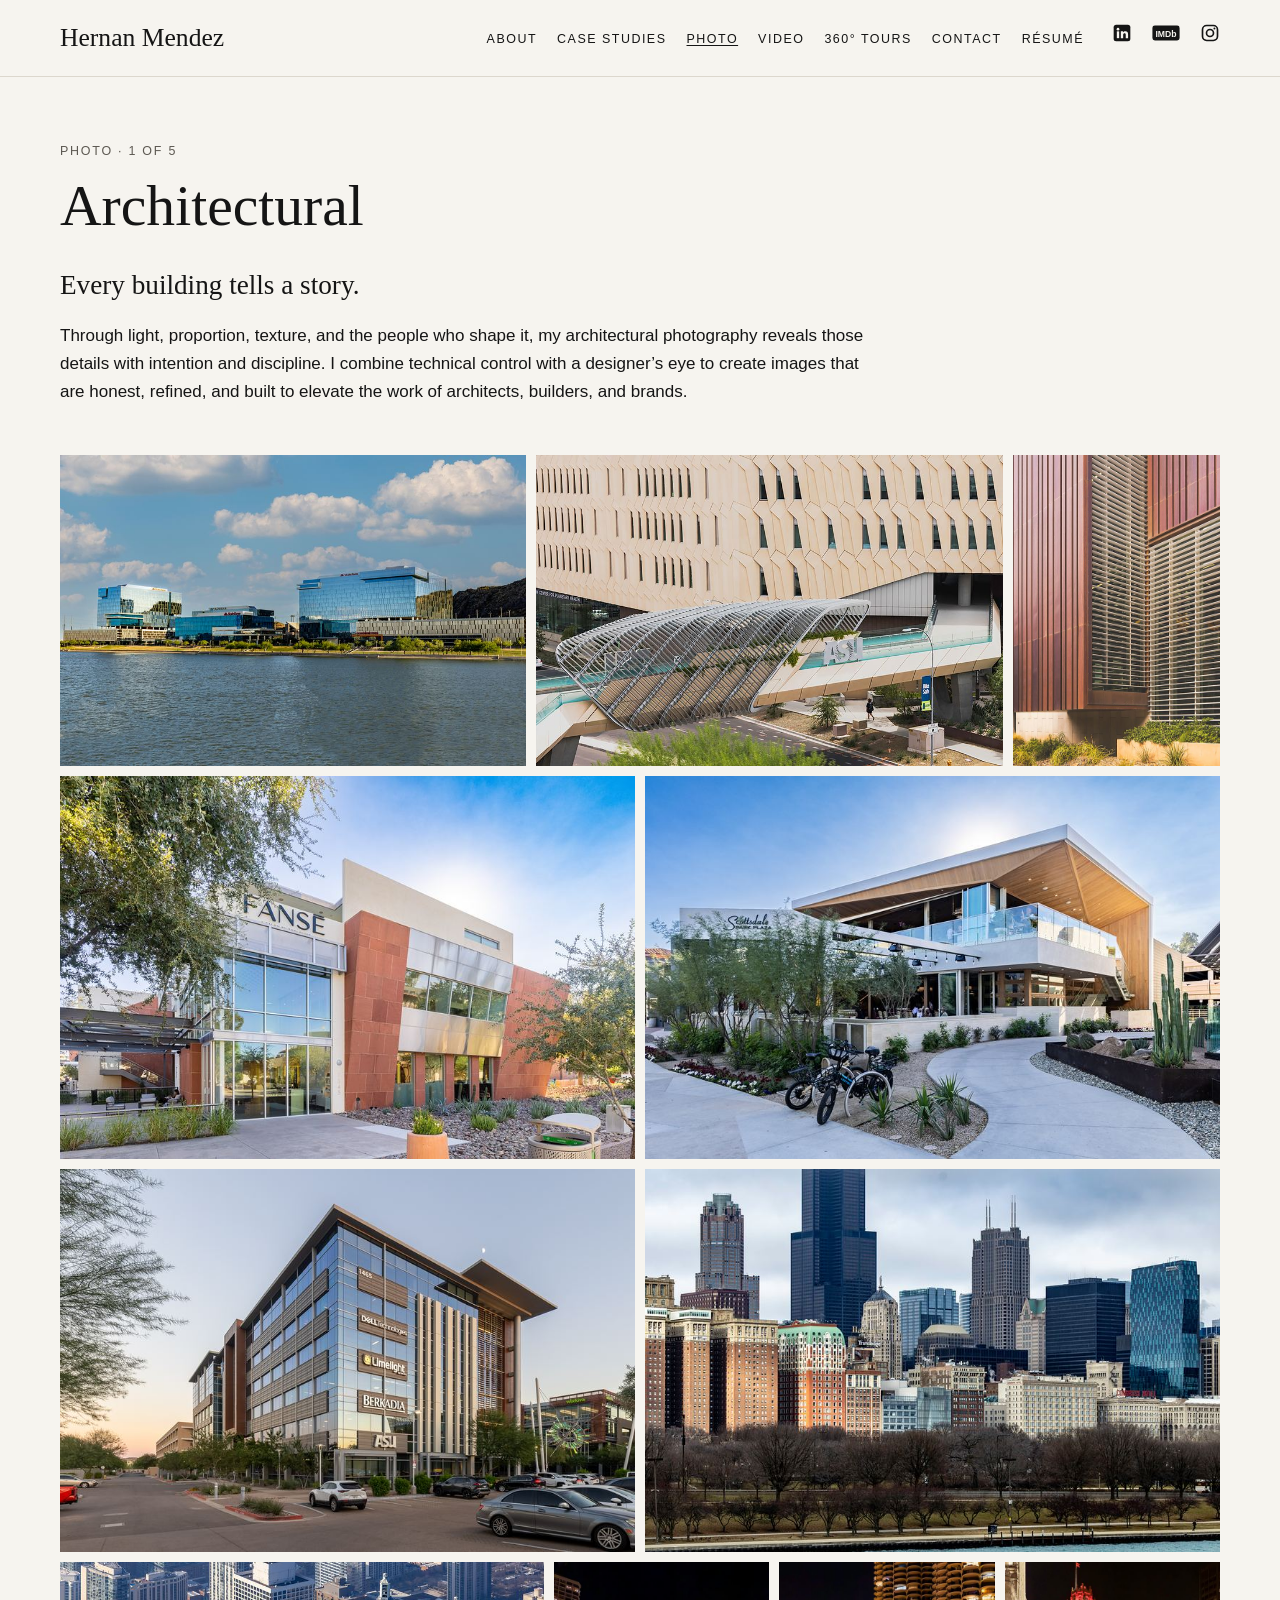
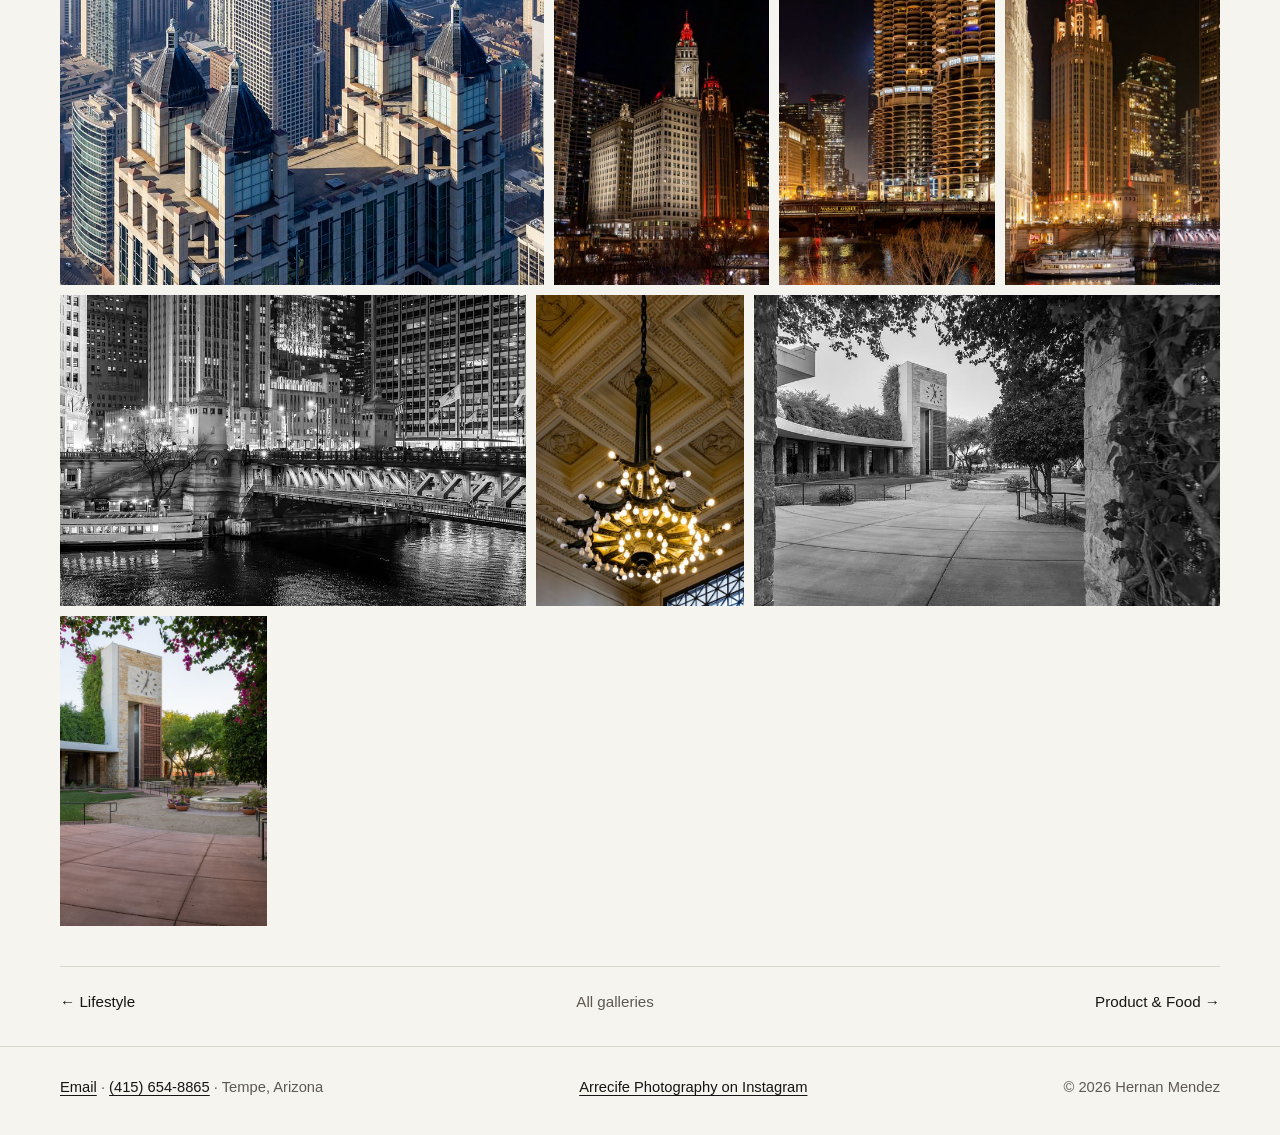
<file: photo/architectural-photography/index.html>
<!DOCTYPE html>
<html lang="en">
<head>
<meta charset="utf-8">
<meta name="viewport" content="width=device-width, initial-scale=1">
<title>Architectural Photography | Hernan Mendez</title>
<meta name="description" content="Architectural Photography by Hernan Mendez, Tempe, Arizona. Every building tells a story.">
<meta name="robots" content="noai, noimageai">
<link rel="canonical" href="https://hernanmendez.com/photo/architectural-photography/">
<meta property="og:type" content="website">
<meta property="og:site_name" content="Hernan Mendez">
<meta property="og:title" content="Architectural Photography | Hernan Mendez">
<meta property="og:description" content="Architectural Photography by Hernan Mendez, Tempe, Arizona. Every building tells a story.">
<meta property="og:url" content="https://hernanmendez.com/photo/architectural-photography/">
<meta property="og:locale" content="en_US">
<meta property="og:image" content="https://hernanmendez.com/img/architectural/hernan-mendez-architectural-10.jpg">
<meta property="og:image:width" content="1334">
<meta property="og:image:height" content="2000">
<meta property="og:image:alt" content="Marina City towers lit at night above the Chicago River">
<meta name="twitter:card" content="summary_large_image">
<meta name="twitter:title" content="Architectural Photography | Hernan Mendez">
<meta name="twitter:description" content="Architectural Photography by Hernan Mendez, Tempe, Arizona. Every building tells a story.">
<meta name="twitter:image" content="https://hernanmendez.com/img/architectural/hernan-mendez-architectural-10.jpg">
<meta name="twitter:image:alt" content="Marina City towers lit at night above the Chicago River">
<meta name="theme-color" content="#f6f4ef">
<link rel="icon" href="../../favicon-32.png" type="image/png" sizes="32x32">
<link rel="icon" href="../../favicon.svg" type="image/svg+xml">
<link rel="apple-touch-icon" href="../../apple-touch-icon.png">
<link rel="stylesheet" href="../../css/style.css">
</head>
<body>
<a class="skip" href="#main">Skip to content</a>
<header class="site-header">
<div class="wrap bar">
<a class="brand" href="../../">Hernan Mendez</a>
<button class="menu-toggle" type="button" aria-expanded="false" aria-controls="site-nav">Menu</button>
<nav id="site-nav" class="site-nav" aria-label="Main">
<ul class="menu"><li><a href="../../about/">About</a></li><li><a href="../../case-studies/">Case Studies</a></li><li><a href="../../photo/" aria-current="page">Photo</a></li><li><a href="../../video/">Video</a></li><li><a href="../../360-tours/">360° Tours</a></li><li><a href="../../contact/">Contact</a></li><li><a href="../../Hernan_Mendez_Resume.pdf">Résumé</a></li></ul>
<ul class="social">
<li><a href="https://www.linkedin.com/in/hernan-mendez/" rel="me noopener" target="_blank" aria-label="LinkedIn"><svg class="ico" viewBox="0 0 24 24" width="20" height="20" aria-hidden="true" focusable="false"><rect x="2" y="2" width="20" height="20" rx="3" fill="currentColor"/><circle class="k" cx="7.2" cy="7.4" r="1.6"/><rect class="k" x="5.8" y="10" width="2.8" height="8.2"/><path class="k" d="M10.6 10h2.7v1.2c.5-.8 1.5-1.4 2.8-1.4 2.2 0 3.2 1.4 3.2 3.9v4.5h-2.8v-4.1c0-1.1-.4-1.8-1.4-1.8s-1.7.7-1.7 1.9v4h-2.8z"/></svg></a></li>
<li><a href="https://www.imdb.com/name/nm8158704/" rel="me noopener" target="_blank" aria-label="IMDb"><svg class="ico" viewBox="0 0 34 24" width="28" height="20" aria-hidden="true" focusable="false"><rect x=".5" y="3" width="33" height="18" rx="3" fill="currentColor"/><text class="k" x="17" y="16.4" text-anchor="middle" font-family="Arial, Helvetica, sans-serif" font-weight="700" font-size="10.5">IMDb</text></svg></a></li>
<li><a href="https://www.instagram.com/hernan_h_mendez/" rel="me noopener" target="_blank" aria-label="Instagram"><svg class="ico" viewBox="0 0 24 24" width="20" height="20" aria-hidden="true" focusable="false"><rect x="3" y="3" width="18" height="18" rx="5" fill="none" stroke="currentColor" stroke-width="2"/><circle cx="12" cy="12" r="4.2" fill="none" stroke="currentColor" stroke-width="2"/><circle cx="17.3" cy="6.7" r="1.2" fill="currentColor"/></svg></a></li>
</ul>
</nav>
</div>
</header>
<main id="main" class="wrap">
<header class="page-intro">
<p class="eyebrow">Photo · 1 of 5</p>
<h1>Architectural</h1>
<p class="lede">Every building tells a story.</p>
<p>Through light, proportion, texture, and the people who shape it, my architectural photography reveals those details with intention and discipline. I combine technical control with a designer’s eye to create images that are honest, refined, and built to elevate the work of architects, builders, and brands.</p>
</header>
<div class="gallery" data-lightbox>
<a class="tile lb" href="../../img/architectural/hernan-mendez-architectural-01.jpg" style="--r:1.4981"><img src="../../img/architectural/hernan-mendez-architectural-01-sm.jpg" width="800" height="534" alt="Office towers on the shore of Tempe Town Lake under scattered clouds"></a>
<a class="tile lb" href="../../img/architectural/hernan-mendez-architectural-02.jpg" style="--r:1.5009"><img src="../../img/architectural/hernan-mendez-architectural-02-sm.jpg" width="800" height="533" alt="Pedestrian bridge with a curved white lattice canopy at the Walton Center for Planetary Health, Arizona State University, Tempe"></a>
<a class="tile lb" href="../../img/architectural/hernan-mendez-architectural-03.jpg" style="--r:0.6663"><img src="../../img/architectural/hernan-mendez-architectural-03-sm.jpg" width="533" height="800" alt="Copper-toned facade with vertical sun-shade louvers at Tooker House, Arizona State University, Tempe"></a>
<a class="tile lb" href="../../img/architectural/hernan-mendez-architectural-04.jpg" style="--r:1.5009"><img src="../../img/architectural/hernan-mendez-architectural-04-sm.jpg" width="800" height="533" alt="The Clayton on the Park in Scottsdale: glass storefronts and copper-red panels under a blue sky"></a>
<a class="tile lb" href="../../img/architectural/hernan-mendez-architectural-05.jpg" style="--r:1.5009"><img src="../../img/architectural/hernan-mendez-architectural-05-sm.jpg" width="800" height="533" alt="Scottsdale Park Plaza: a restaurant pavilion with a cantilevered roof, desert garden and bicycles"></a>
<a class="tile lb" href="../../img/architectural/hernan-mendez-architectural-06.jpg" style="--r:1.5009"><img src="../../img/architectural/hernan-mendez-architectural-06-sm.jpg" width="800" height="533" alt="SkySong office building in Scottsdale at dusk"></a>
<a class="tile lb" href="../../img/architectural/hernan-mendez-architectural-07.jpg" style="--r:1.5009"><img src="../../img/architectural/hernan-mendez-architectural-07-sm.jpg" width="800" height="533" alt="Chicago skyline with Willis Tower, seen across the water" loading="lazy" decoding="async"></a>
<a class="tile lb" href="../../img/architectural/hernan-mendez-architectural-08.jpg" style="--r:1.4981"><img src="../../img/architectural/hernan-mendez-architectural-08-sm.jpg" width="800" height="534" alt="Chicago skyscrapers with pointed roofs, seen from an observation deck" loading="lazy" decoding="async"></a>
<a class="tile lb" href="../../img/architectural/hernan-mendez-architectural-09.jpg" style="--r:0.6675"><img src="../../img/architectural/hernan-mendez-architectural-09-sm.jpg" width="534" height="800" alt="Clock tower lit at night along the Chicago River" loading="lazy" decoding="async"></a>
<a class="tile lb" href="../../img/architectural/hernan-mendez-architectural-10.jpg" style="--r:0.6675"><img src="../../img/architectural/hernan-mendez-architectural-10-sm.jpg" width="534" height="800" alt="Marina City towers lit at night above the Chicago River" loading="lazy" decoding="async"></a>
<a class="tile lb" href="../../img/architectural/hernan-mendez-architectural-11.jpg" style="--r:0.6675"><img src="../../img/architectural/hernan-mendez-architectural-11-sm.jpg" width="534" height="800" alt="Gothic skyscraper lit at night above the Chicago River, with a tour boat below" loading="lazy" decoding="async"></a>
<a class="tile lb" href="../../img/architectural/hernan-mendez-architectural-12.jpg" style="--r:1.4981"><img src="../../img/architectural/hernan-mendez-architectural-12-sm.jpg" width="800" height="534" alt="Black-and-white night view of the Chicago River, its bridges and downtown towers" loading="lazy" decoding="async"></a>
<a class="tile lb" href="../../img/architectural/hernan-mendez-architectural-13.jpg" style="--r:0.6675"><img src="../../img/architectural/hernan-mendez-architectural-13-sm.jpg" width="534" height="800" alt="Chandelier hanging from a coffered ceiling at the Shedd Aquarium, Chicago" loading="lazy" decoding="async"></a>
<a class="tile lb" href="../../img/architectural/hernan-mendez-architectural-14.jpg" style="--r:1.4981"><img src="../../img/architectural/hernan-mendez-architectural-14-sm.jpg" width="800" height="534" alt="Black-and-white view of a clock tower and plaza framed by trees" loading="lazy" decoding="async"></a>
<a class="tile lb" href="../../img/architectural/hernan-mendez-architectural-15.jpg" style="--r:0.6675"><img src="../../img/architectural/hernan-mendez-architectural-15-sm.jpg" width="534" height="800" alt="Clock tower with a living green wall, framed by bougainvillea, above a brick plaza" loading="lazy" decoding="async"></a>
</div>
<nav class="pager" aria-label="Galleries"><a href="../../photo/lifestyle/">← Lifestyle</a><a class="all" href="../">All galleries</a><a href="../../photo/product-food-photography/">Product &amp; Food →</a></nav>
</main>
<footer class="site-footer">
<div class="wrap foot">
<p><a class="foot-email js-email" href="../../contact/" data-subject="Project inquiry">Email</a> · <a href="tel:+14156548865">(415) 654-8865</a> · Tempe, Arizona</p>
<p><a href="https://www.instagram.com/arrecifephotography/" rel="noopener" target="_blank">Arrecife Photography on Instagram</a></p>
<p>© 2026 Hernan Mendez</p>
</div>
</footer>
<script src="../../js/site.js" defer></script>
</body>
</html>
</file>
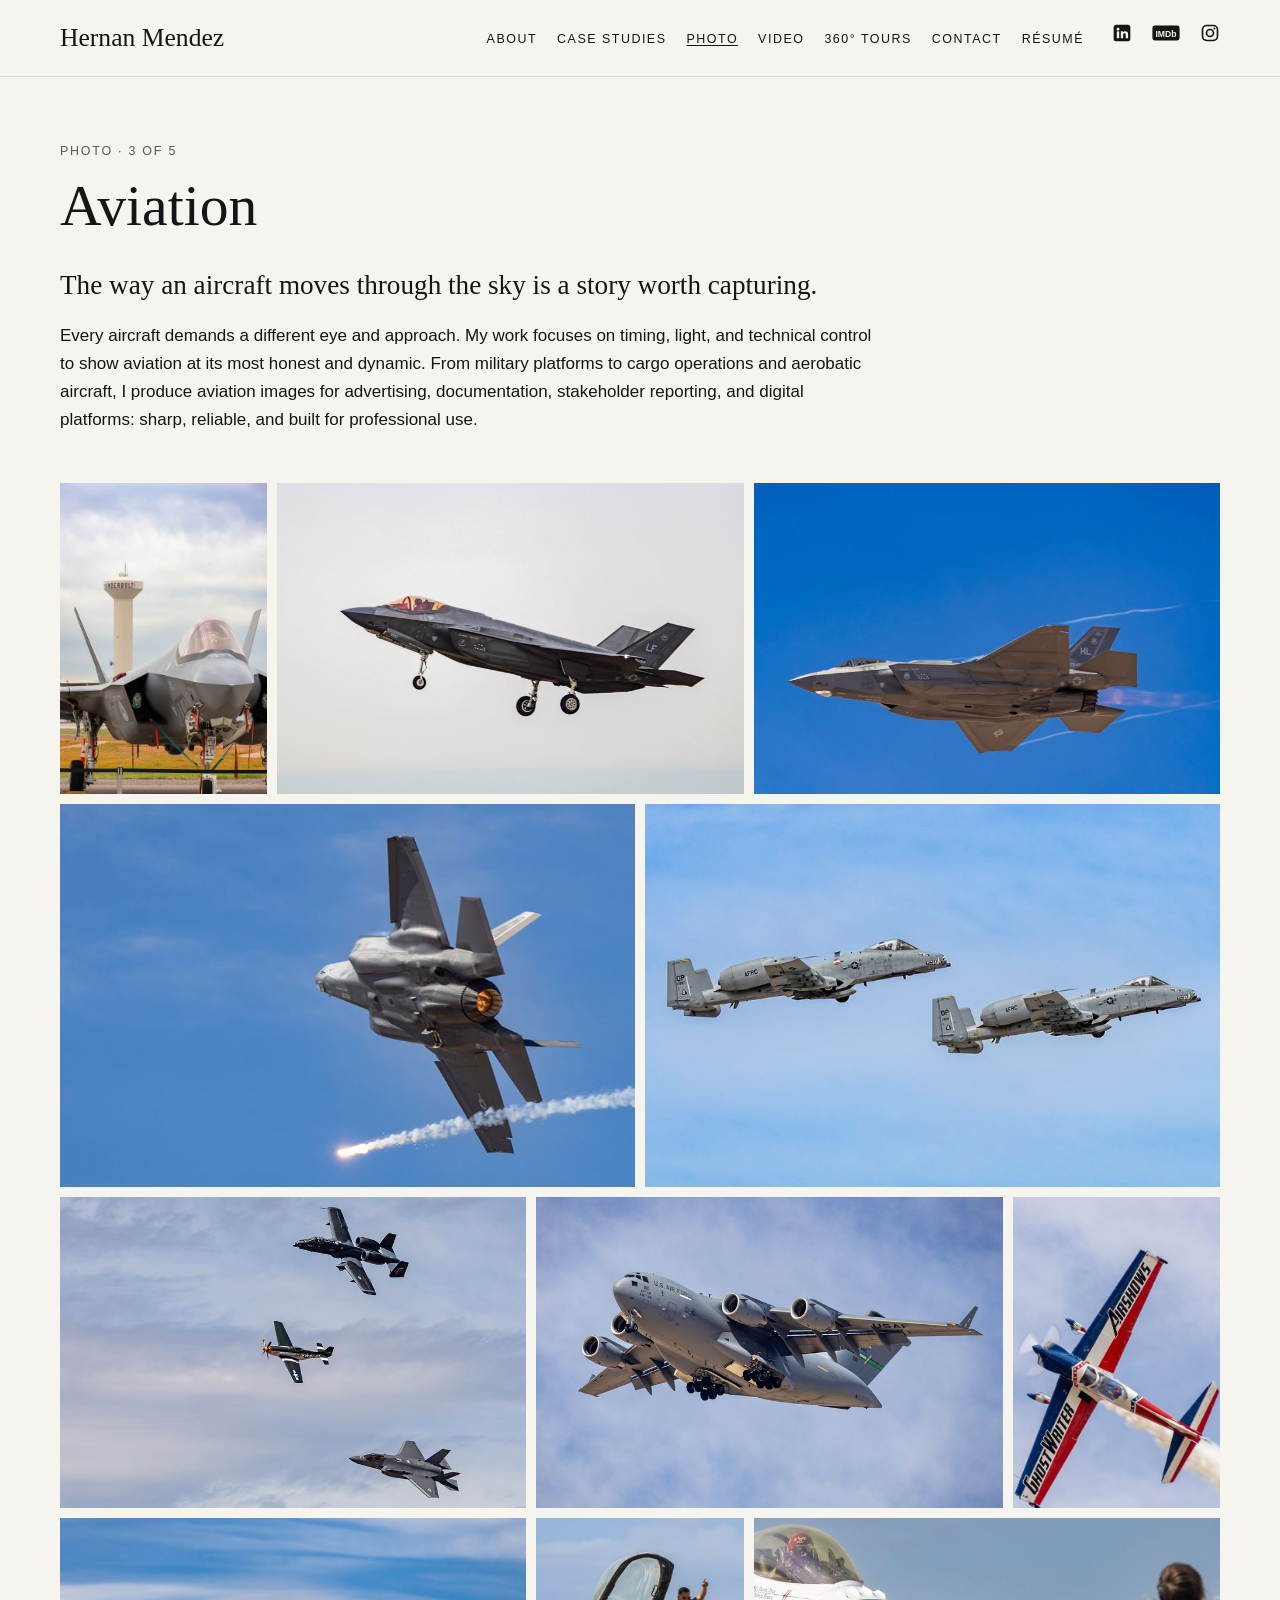
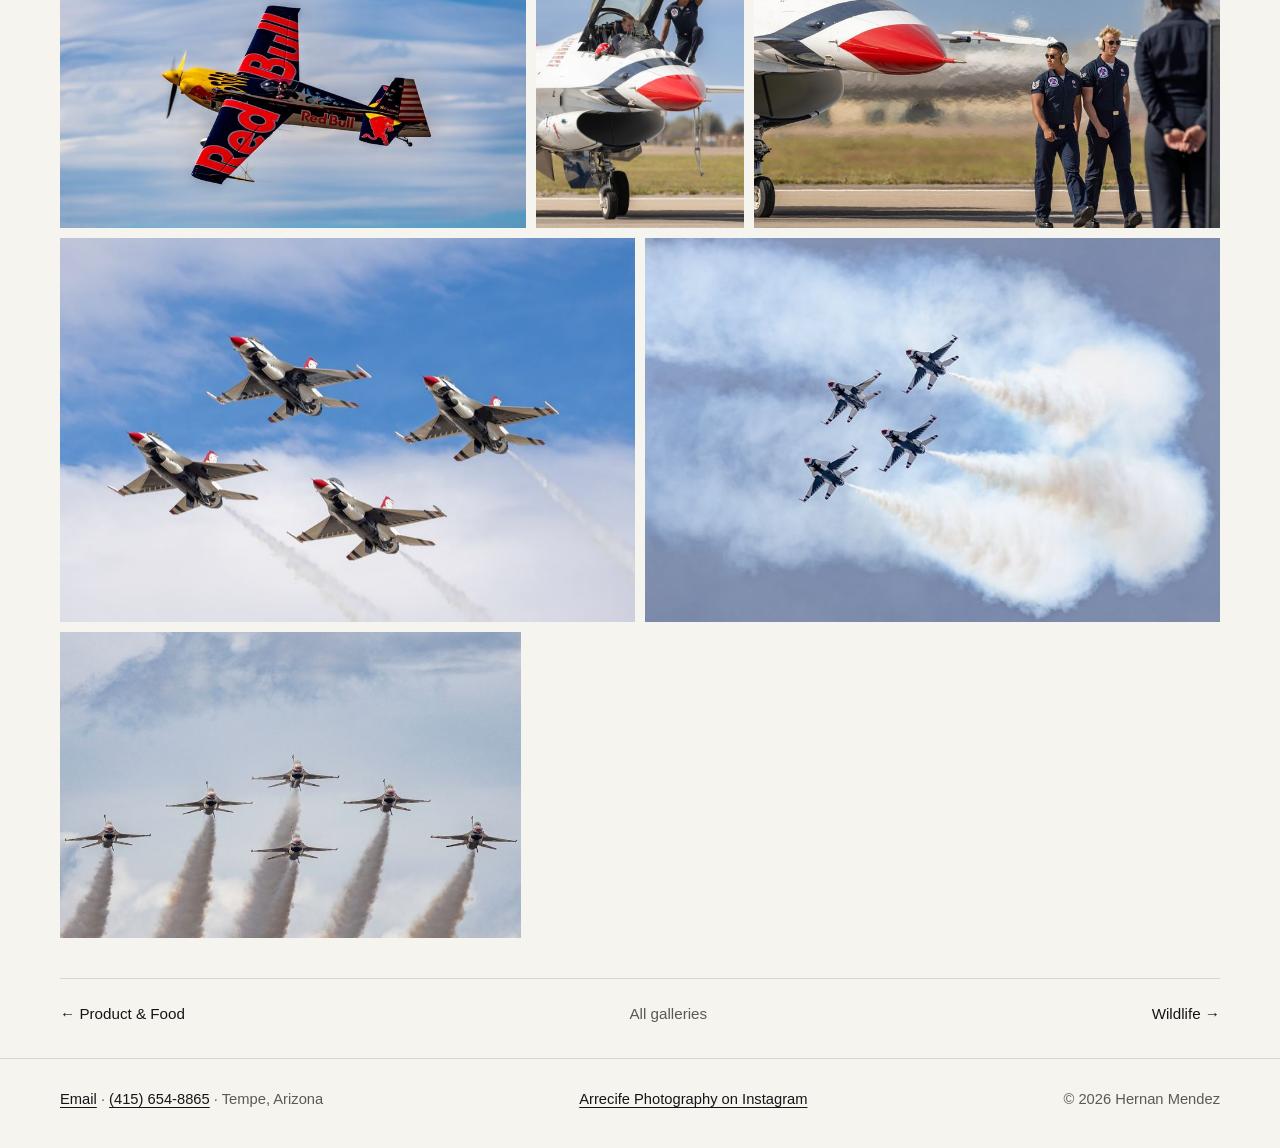
<file: photo/aviation/index.html>
<!DOCTYPE html>
<html lang="en">
<head>
<meta charset="utf-8">
<meta name="viewport" content="width=device-width, initial-scale=1">
<title>Aviation Photography | Hernan Mendez</title>
<meta name="description" content="Aviation Photography by Hernan Mendez, Tempe, Arizona. The way an aircraft moves through the sky is a story worth capturing.">
<meta name="robots" content="noai, noimageai">
<link rel="canonical" href="https://hernanmendez.com/photo/aviation/">
<meta property="og:type" content="website">
<meta property="og:site_name" content="Hernan Mendez">
<meta property="og:title" content="Aviation Photography | Hernan Mendez">
<meta property="og:description" content="Aviation Photography by Hernan Mendez, Tempe, Arizona. The way an aircraft moves through the sky is a story worth capturing.">
<meta property="og:url" content="https://hernanmendez.com/photo/aviation/">
<meta property="og:locale" content="en_US">
<meta property="og:image" content="https://hernanmendez.com/img/aviation/hernan-mendez-aviation-01.jpg">
<meta property="og:image:width" content="1334">
<meta property="og:image:height" content="2000">
<meta property="og:image:alt" content="F-35A Lightning II parked on the flight line, canopy open, with a water tower behind">
<meta name="twitter:card" content="summary_large_image">
<meta name="twitter:title" content="Aviation Photography | Hernan Mendez">
<meta name="twitter:description" content="Aviation Photography by Hernan Mendez, Tempe, Arizona. The way an aircraft moves through the sky is a story worth capturing.">
<meta name="twitter:image" content="https://hernanmendez.com/img/aviation/hernan-mendez-aviation-01.jpg">
<meta name="twitter:image:alt" content="F-35A Lightning II parked on the flight line, canopy open, with a water tower behind">
<meta name="theme-color" content="#f6f4ef">
<link rel="icon" href="../../favicon-32.png" type="image/png" sizes="32x32">
<link rel="icon" href="../../favicon.svg" type="image/svg+xml">
<link rel="apple-touch-icon" href="../../apple-touch-icon.png">
<link rel="stylesheet" href="../../css/style.css">
</head>
<body>
<a class="skip" href="#main">Skip to content</a>
<header class="site-header">
<div class="wrap bar">
<a class="brand" href="../../">Hernan Mendez</a>
<button class="menu-toggle" type="button" aria-expanded="false" aria-controls="site-nav">Menu</button>
<nav id="site-nav" class="site-nav" aria-label="Main">
<ul class="menu"><li><a href="../../about/">About</a></li><li><a href="../../case-studies/">Case Studies</a></li><li><a href="../../photo/" aria-current="page">Photo</a></li><li><a href="../../video/">Video</a></li><li><a href="../../360-tours/">360° Tours</a></li><li><a href="../../contact/">Contact</a></li><li><a href="../../Hernan_Mendez_Resume.pdf">Résumé</a></li></ul>
<ul class="social">
<li><a href="https://www.linkedin.com/in/hernan-mendez/" rel="me noopener" target="_blank" aria-label="LinkedIn"><svg class="ico" viewBox="0 0 24 24" width="20" height="20" aria-hidden="true" focusable="false"><rect x="2" y="2" width="20" height="20" rx="3" fill="currentColor"/><circle class="k" cx="7.2" cy="7.4" r="1.6"/><rect class="k" x="5.8" y="10" width="2.8" height="8.2"/><path class="k" d="M10.6 10h2.7v1.2c.5-.8 1.5-1.4 2.8-1.4 2.2 0 3.2 1.4 3.2 3.9v4.5h-2.8v-4.1c0-1.1-.4-1.8-1.4-1.8s-1.7.7-1.7 1.9v4h-2.8z"/></svg></a></li>
<li><a href="https://www.imdb.com/name/nm8158704/" rel="me noopener" target="_blank" aria-label="IMDb"><svg class="ico" viewBox="0 0 34 24" width="28" height="20" aria-hidden="true" focusable="false"><rect x=".5" y="3" width="33" height="18" rx="3" fill="currentColor"/><text class="k" x="17" y="16.4" text-anchor="middle" font-family="Arial, Helvetica, sans-serif" font-weight="700" font-size="10.5">IMDb</text></svg></a></li>
<li><a href="https://www.instagram.com/hernan_h_mendez/" rel="me noopener" target="_blank" aria-label="Instagram"><svg class="ico" viewBox="0 0 24 24" width="20" height="20" aria-hidden="true" focusable="false"><rect x="3" y="3" width="18" height="18" rx="5" fill="none" stroke="currentColor" stroke-width="2"/><circle cx="12" cy="12" r="4.2" fill="none" stroke="currentColor" stroke-width="2"/><circle cx="17.3" cy="6.7" r="1.2" fill="currentColor"/></svg></a></li>
</ul>
</nav>
</div>
</header>
<main id="main" class="wrap">
<header class="page-intro">
<p class="eyebrow">Photo · 3 of 5</p>
<h1>Aviation</h1>
<p class="lede">The way an aircraft moves through the sky is a story worth capturing.</p>
<p>Every aircraft demands a different eye and approach. My work focuses on timing, light, and technical control to show aviation at its most honest and dynamic. From military platforms to cargo operations and aerobatic aircraft, I produce aviation images for advertising, documentation, stakeholder reporting, and digital platforms: sharp, reliable, and built for professional use.</p>
</header>
<div class="gallery" data-lightbox>
<a class="tile lb" href="../../img/aviation/hernan-mendez-aviation-01.jpg" style="--r:0.6675"><img src="../../img/aviation/hernan-mendez-aviation-01-sm.jpg" width="534" height="800" alt="F-35A Lightning II parked on the flight line, canopy open, with a water tower behind"></a>
<a class="tile lb" href="../../img/aviation/hernan-mendez-aviation-02.jpg" style="--r:1.5009"><img src="../../img/aviation/hernan-mendez-aviation-02-sm.jpg" width="800" height="533" alt="F-35A on approach with its landing gear down"></a>
<a class="tile lb" href="../../img/aviation/hernan-mendez-aviation-03.jpg" style="--r:1.5009"><img src="../../img/aviation/hernan-mendez-aviation-03-sm.jpg" width="800" height="533" alt="F-35A in a high-speed pass with afterburner glow and vapor trails"></a>
<a class="tile lb" href="../../img/aviation/hernan-mendez-aviation-04.jpg" style="--r:1.5009"><img src="../../img/aviation/hernan-mendez-aviation-04-sm.jpg" width="800" height="533" alt="F-35A banking hard as it releases a flare"></a>
<a class="tile lb" href="../../img/aviation/hernan-mendez-aviation-05.jpg" style="--r:1.5009"><img src="../../img/aviation/hernan-mendez-aviation-05-sm.jpg" width="800" height="533" alt="Two A-10 Thunderbolt II aircraft flying in formation"></a>
<a class="tile lb" href="../../img/aviation/hernan-mendez-aviation-06.jpg" style="--r:1.5009"><img src="../../img/aviation/hernan-mendez-aviation-06-sm.jpg" width="800" height="533" alt="Heritage flight: an A-10, a P-51 Mustang and an F-35 in formation"></a>
<a class="tile lb" href="../../img/aviation/hernan-mendez-aviation-07.jpg" style="--r:1.5009"><img src="../../img/aviation/hernan-mendez-aviation-07-sm.jpg" width="800" height="533" alt="C-17 Globemaster III cargo jet in flight" loading="lazy" decoding="async"></a>
<a class="tile lb" href="../../img/aviation/hernan-mendez-aviation-08.jpg" style="--r:0.6663"><img src="../../img/aviation/hernan-mendez-aviation-08-sm.jpg" width="533" height="800" alt="Red, white and blue aerobatic plane trailing smoke in a steep climb" loading="lazy" decoding="async"></a>
<a class="tile lb" href="../../img/aviation/hernan-mendez-aviation-09.jpg" style="--r:1.5009"><img src="../../img/aviation/hernan-mendez-aviation-09-sm.jpg" width="800" height="533" alt="Red Bull aerobatic plane in a knife-edge pass" loading="lazy" decoding="async"></a>
<a class="tile lb" href="../../img/aviation/hernan-mendez-aviation-10.jpg" style="--r:0.6663"><img src="../../img/aviation/hernan-mendez-aviation-10-sm.jpg" width="533" height="800" alt="Thunderbirds F-16 pilot climbing out of the cockpit" loading="lazy" decoding="async"></a>
<a class="tile lb" href="../../img/aviation/hernan-mendez-aviation-11.jpg" style="--r:1.5009"><img src="../../img/aviation/hernan-mendez-aviation-11-sm.jpg" width="800" height="533" alt="Thunderbirds crew members walking past an F-16 on the flight line" loading="lazy" decoding="async"></a>
<a class="tile lb" href="../../img/aviation/hernan-mendez-aviation-12.jpg" style="--r:1.5009"><img src="../../img/aviation/hernan-mendez-aviation-12-sm.jpg" width="800" height="533" alt="Four Thunderbirds F-16s in diamond formation" loading="lazy" decoding="async"></a>
<a class="tile lb" href="../../img/aviation/hernan-mendez-aviation-13.jpg" style="--r:1.5009"><img src="../../img/aviation/hernan-mendez-aviation-13-sm.jpg" width="800" height="533" alt="Thunderbirds F-16s trailing smoke through a tight turn" loading="lazy" decoding="async"></a>
<a class="tile lb" href="../../img/aviation/hernan-mendez-aviation-14.jpg" style="--r:1.5009"><img src="../../img/aviation/hernan-mendez-aviation-14-sm.jpg" width="800" height="533" alt="Thunderbirds F-16s climbing in formation with smoke trails" loading="lazy" decoding="async"></a>
</div>
<nav class="pager" aria-label="Galleries"><a href="../../photo/product-food-photography/">← Product &amp; Food</a><a class="all" href="../">All galleries</a><a href="../../photo/wildlife-photography/">Wildlife →</a></nav>
</main>
<footer class="site-footer">
<div class="wrap foot">
<p><a class="foot-email js-email" href="../../contact/" data-subject="Project inquiry">Email</a> · <a href="tel:+14156548865">(415) 654-8865</a> · Tempe, Arizona</p>
<p><a href="https://www.instagram.com/arrecifephotography/" rel="noopener" target="_blank">Arrecife Photography on Instagram</a></p>
<p>© 2026 Hernan Mendez</p>
</div>
</footer>
<script src="../../js/site.js" defer></script>
</body>
</html>
</file>
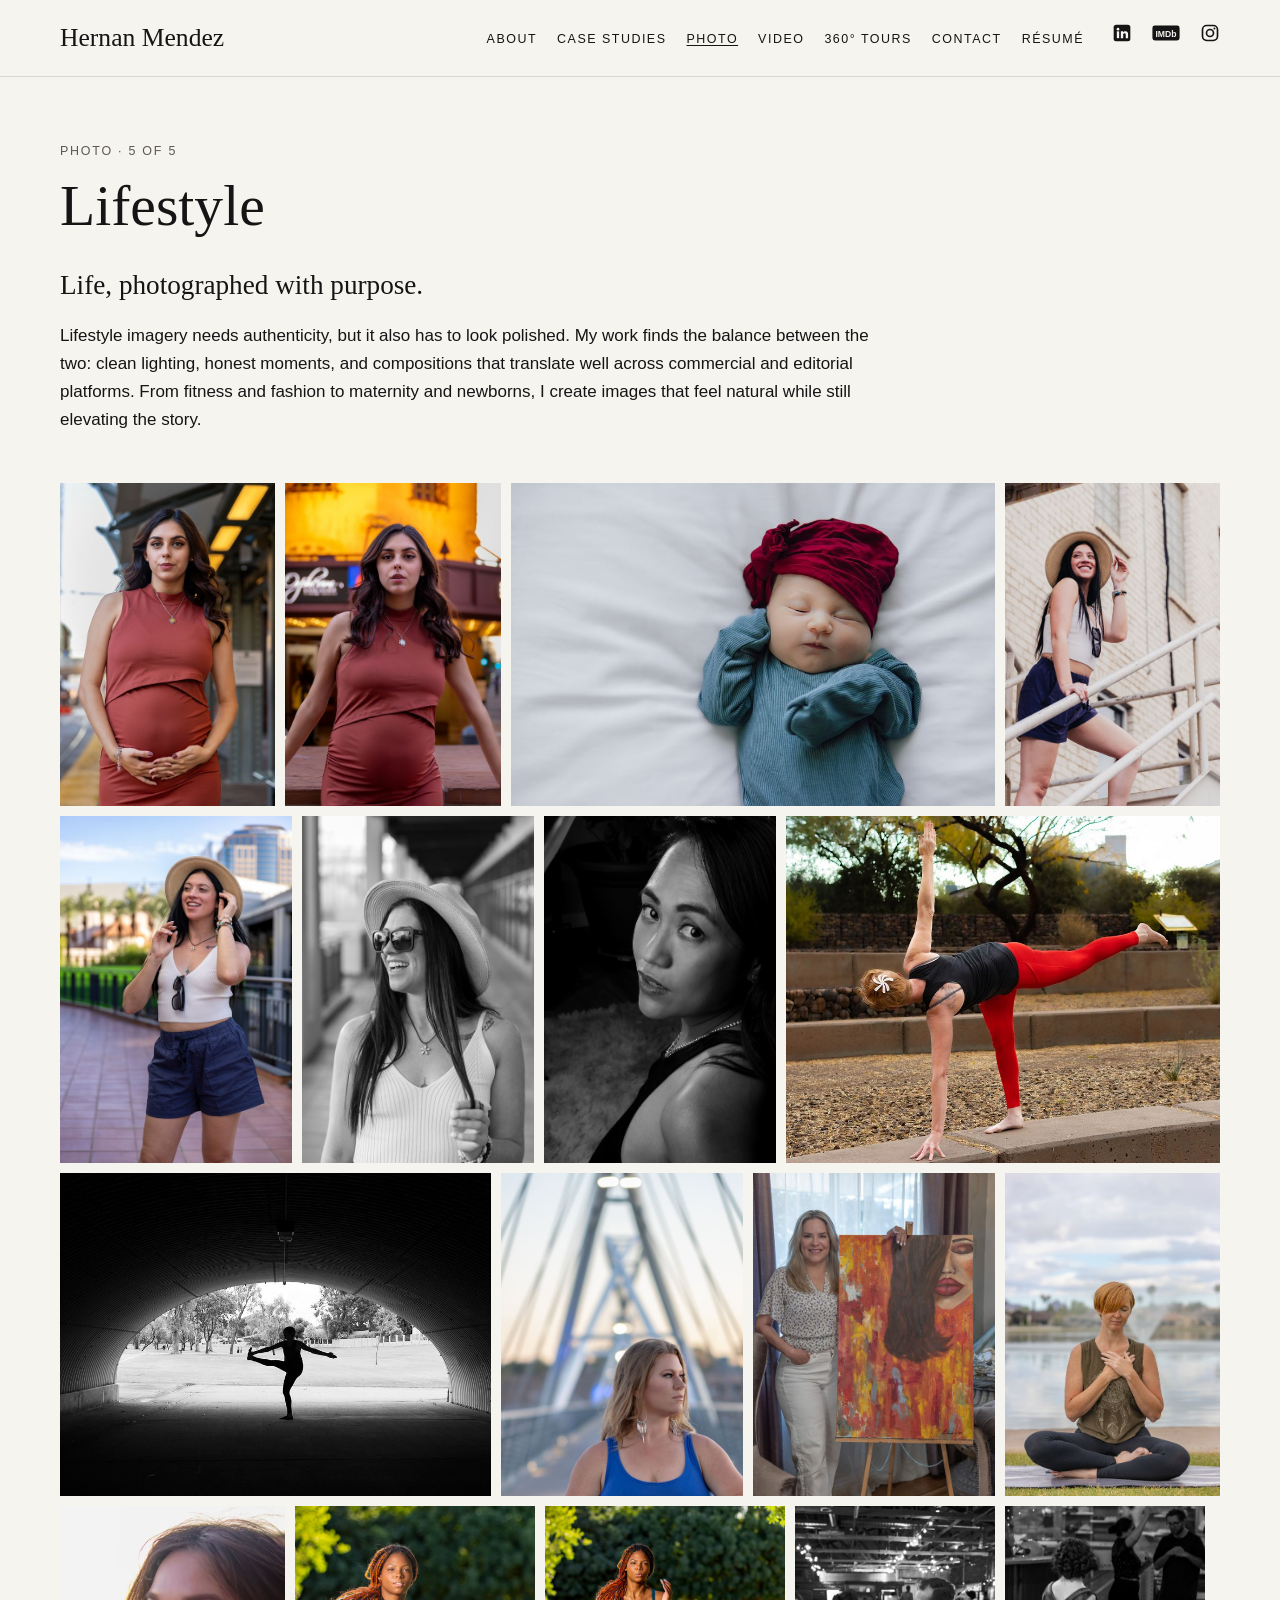
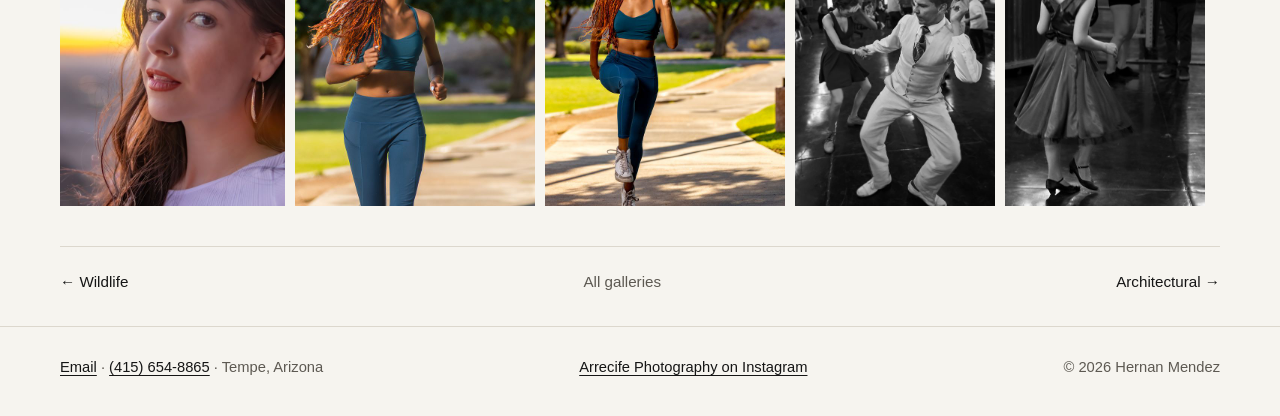
<file: photo/lifestyle/index.html>
<!DOCTYPE html>
<html lang="en">
<head>
<meta charset="utf-8">
<meta name="viewport" content="width=device-width, initial-scale=1">
<title>Lifestyle Photography | Hernan Mendez</title>
<meta name="description" content="Lifestyle Photography by Hernan Mendez, Tempe, Arizona. Life, photographed with purpose.">
<meta name="robots" content="noai, noimageai">
<link rel="canonical" href="https://hernanmendez.com/photo/lifestyle/">
<meta property="og:type" content="website">
<meta property="og:site_name" content="Hernan Mendez">
<meta property="og:title" content="Lifestyle Photography | Hernan Mendez">
<meta property="og:description" content="Lifestyle Photography by Hernan Mendez, Tempe, Arizona. Life, photographed with purpose.">
<meta property="og:url" content="https://hernanmendez.com/photo/lifestyle/">
<meta property="og:locale" content="en_US">
<meta property="og:image" content="https://hernanmendez.com/img/lifestyle/hernan-mendez-lifestyle-01.jpg">
<meta property="og:image:width" content="1334">
<meta property="og:image:height" content="2000">
<meta property="og:image:alt" content="Maternity portrait: a woman in a rust-colored dress holding her belly on a downtown rail platform">
<meta name="twitter:card" content="summary_large_image">
<meta name="twitter:title" content="Lifestyle Photography | Hernan Mendez">
<meta name="twitter:description" content="Lifestyle Photography by Hernan Mendez, Tempe, Arizona. Life, photographed with purpose.">
<meta name="twitter:image" content="https://hernanmendez.com/img/lifestyle/hernan-mendez-lifestyle-01.jpg">
<meta name="twitter:image:alt" content="Maternity portrait: a woman in a rust-colored dress holding her belly on a downtown rail platform">
<meta name="theme-color" content="#f6f4ef">
<link rel="icon" href="../../favicon-32.png" type="image/png" sizes="32x32">
<link rel="icon" href="../../favicon.svg" type="image/svg+xml">
<link rel="apple-touch-icon" href="../../apple-touch-icon.png">
<link rel="stylesheet" href="../../css/style.css">
</head>
<body>
<a class="skip" href="#main">Skip to content</a>
<header class="site-header">
<div class="wrap bar">
<a class="brand" href="../../">Hernan Mendez</a>
<button class="menu-toggle" type="button" aria-expanded="false" aria-controls="site-nav">Menu</button>
<nav id="site-nav" class="site-nav" aria-label="Main">
<ul class="menu"><li><a href="../../about/">About</a></li><li><a href="../../case-studies/">Case Studies</a></li><li><a href="../../photo/" aria-current="page">Photo</a></li><li><a href="../../video/">Video</a></li><li><a href="../../360-tours/">360° Tours</a></li><li><a href="../../contact/">Contact</a></li><li><a href="../../Hernan_Mendez_Resume.pdf">Résumé</a></li></ul>
<ul class="social">
<li><a href="https://www.linkedin.com/in/hernan-mendez/" rel="me noopener" target="_blank" aria-label="LinkedIn"><svg class="ico" viewBox="0 0 24 24" width="20" height="20" aria-hidden="true" focusable="false"><rect x="2" y="2" width="20" height="20" rx="3" fill="currentColor"/><circle class="k" cx="7.2" cy="7.4" r="1.6"/><rect class="k" x="5.8" y="10" width="2.8" height="8.2"/><path class="k" d="M10.6 10h2.7v1.2c.5-.8 1.5-1.4 2.8-1.4 2.2 0 3.2 1.4 3.2 3.9v4.5h-2.8v-4.1c0-1.1-.4-1.8-1.4-1.8s-1.7.7-1.7 1.9v4h-2.8z"/></svg></a></li>
<li><a href="https://www.imdb.com/name/nm8158704/" rel="me noopener" target="_blank" aria-label="IMDb"><svg class="ico" viewBox="0 0 34 24" width="28" height="20" aria-hidden="true" focusable="false"><rect x=".5" y="3" width="33" height="18" rx="3" fill="currentColor"/><text class="k" x="17" y="16.4" text-anchor="middle" font-family="Arial, Helvetica, sans-serif" font-weight="700" font-size="10.5">IMDb</text></svg></a></li>
<li><a href="https://www.instagram.com/hernan_h_mendez/" rel="me noopener" target="_blank" aria-label="Instagram"><svg class="ico" viewBox="0 0 24 24" width="20" height="20" aria-hidden="true" focusable="false"><rect x="3" y="3" width="18" height="18" rx="5" fill="none" stroke="currentColor" stroke-width="2"/><circle cx="12" cy="12" r="4.2" fill="none" stroke="currentColor" stroke-width="2"/><circle cx="17.3" cy="6.7" r="1.2" fill="currentColor"/></svg></a></li>
</ul>
</nav>
</div>
</header>
<main id="main" class="wrap">
<header class="page-intro">
<p class="eyebrow">Photo · 5 of 5</p>
<h1>Lifestyle</h1>
<p class="lede">Life, photographed with purpose.</p>
<p>Lifestyle imagery needs authenticity, but it also has to look polished. My work finds the balance between the two: clean lighting, honest moments, and compositions that translate well across commercial and editorial platforms. From fitness and fashion to maternity and newborns, I create images that feel natural while still elevating the story.</p>
</header>
<div class="gallery" data-lightbox>
<a class="tile lb" href="../../img/lifestyle/hernan-mendez-lifestyle-01.jpg" style="--r:0.6675"><img src="../../img/lifestyle/hernan-mendez-lifestyle-01-sm.jpg" width="534" height="800" alt="Maternity portrait: a woman in a rust-colored dress holding her belly on a downtown rail platform"></a>
<a class="tile lb" href="../../img/lifestyle/hernan-mendez-lifestyle-02.jpg" style="--r:0.6675"><img src="../../img/lifestyle/hernan-mendez-lifestyle-02-sm.jpg" width="534" height="800" alt="Maternity portrait in a rust-colored dress in front of a lit theater facade"></a>
<a class="tile lb" href="../../img/lifestyle/hernan-mendez-lifestyle-03.jpg" style="--r:1.5009"><img src="../../img/lifestyle/hernan-mendez-lifestyle-03-sm.jpg" width="800" height="533" alt="Newborn in a teal knit outfit and red head wrap, asleep on a white blanket"></a>
<a class="tile lb" href="../../img/lifestyle/hernan-mendez-lifestyle-04.jpg" style="--r:0.6675"><img src="../../img/lifestyle/hernan-mendez-lifestyle-04-sm.jpg" width="534" height="800" alt="Woman in a sun hat and shorts leaning on a stair railing, smiling"></a>
<a class="tile lb" href="../../img/lifestyle/hernan-mendez-lifestyle-05.jpg" style="--r:0.6675"><img src="../../img/lifestyle/hernan-mendez-lifestyle-05-sm.jpg" width="534" height="800" alt="Woman in a sun hat walking along a railing on a sunny day, smiling"></a>
<a class="tile lb" href="../../img/lifestyle/hernan-mendez-lifestyle-06.jpg" style="--r:0.6675"><img src="../../img/lifestyle/hernan-mendez-lifestyle-06-sm.jpg" width="534" height="800" alt="Black-and-white portrait of a woman in a hat and sunglasses, laughing"></a>
<a class="tile lb" href="../../img/lifestyle/hernan-mendez-lifestyle-07.jpg" style="--r:0.6663"><img src="../../img/lifestyle/hernan-mendez-lifestyle-07-sm.jpg" width="533" height="800" alt="Black-and-white portrait of a woman looking back over her shoulder" loading="lazy" decoding="async"></a>
<a class="tile lb" href="../../img/lifestyle/hernan-mendez-lifestyle-08.jpg" style="--r:1.2500"><img src="../../img/lifestyle/hernan-mendez-lifestyle-08-sm.jpg" width="800" height="640" alt="Woman in red leggings holding a yoga balance pose outdoors" loading="lazy" decoding="async"></a>
<a class="tile lb" href="../../img/lifestyle/hernan-mendez-lifestyle-09.jpg" style="--r:1.3333"><img src="../../img/lifestyle/hernan-mendez-lifestyle-09-sm.jpg" width="800" height="600" alt="Silhouette of a woman in a yoga pose inside a tunnel, framed against a bright park" loading="lazy" decoding="async"></a>
<a class="tile lb" href="../../img/lifestyle/hernan-mendez-lifestyle-10.jpg" style="--r:0.7500"><img src="../../img/lifestyle/hernan-mendez-lifestyle-10-sm.jpg" width="600" height="800" alt="Woman in a blue tank top in front of a cable-stayed pedestrian bridge at sunset" loading="lazy" decoding="async"></a>
<a class="tile lb" href="../../img/lifestyle/hernan-mendez-lifestyle-11.jpg" style="--r:0.7500"><img src="../../img/lifestyle/hernan-mendez-lifestyle-11-sm.jpg" width="600" height="800" alt="Artist standing beside her abstract portrait painting on an easel" loading="lazy" decoding="async"></a>
<a class="tile lb" href="../../img/lifestyle/hernan-mendez-lifestyle-12.jpg" style="--r:0.6663"><img src="../../img/lifestyle/hernan-mendez-lifestyle-12-sm.jpg" width="533" height="800" alt="Woman meditating cross-legged on a mat beside a lake" loading="lazy" decoding="async"></a>
<a class="tile lb" href="../../img/lifestyle/hernan-mendez-lifestyle-13.jpg" style="--r:0.7500"><img src="../../img/lifestyle/hernan-mendez-lifestyle-13-sm.jpg" width="600" height="800" alt="Close-up portrait of a woman at sunset" loading="lazy" decoding="async"></a>
<a class="tile lb" href="../../img/lifestyle/hernan-mendez-lifestyle-14.jpg" style="--r:0.8000"><img src="../../img/lifestyle/hernan-mendez-lifestyle-14-sm.jpg" width="640" height="800" alt="Runner with long red braids jogging through a park" loading="lazy" decoding="async"></a>
<a class="tile lb" href="../../img/lifestyle/hernan-mendez-lifestyle-15.jpg" style="--r:0.8000"><img src="../../img/lifestyle/hernan-mendez-lifestyle-15-sm.jpg" width="640" height="800" alt="Runner in teal athletic wear mid-stride on a park path" loading="lazy" decoding="async"></a>
<a class="tile lb" href="../../img/lifestyle/hernan-mendez-lifestyle-16.jpg" style="--r:0.6663"><img src="../../img/lifestyle/hernan-mendez-lifestyle-16-sm.jpg" width="533" height="800" alt="Black-and-white photo of a couple swing dancing in a dance hall" loading="lazy" decoding="async"></a>
<a class="tile lb" href="../../img/lifestyle/hernan-mendez-lifestyle-17.jpg" style="--r:0.6663"><img src="../../img/lifestyle/hernan-mendez-lifestyle-17-sm.jpg" width="533" height="800" alt="Black-and-white photo of a woman in a full skirt dancing in a crowded hall" loading="lazy" decoding="async"></a>
</div>
<nav class="pager" aria-label="Galleries"><a href="../../photo/wildlife-photography/">← Wildlife</a><a class="all" href="../">All galleries</a><a href="../../photo/architectural-photography/">Architectural →</a></nav>
</main>
<footer class="site-footer">
<div class="wrap foot">
<p><a class="foot-email js-email" href="../../contact/" data-subject="Project inquiry">Email</a> · <a href="tel:+14156548865">(415) 654-8865</a> · Tempe, Arizona</p>
<p><a href="https://www.instagram.com/arrecifephotography/" rel="noopener" target="_blank">Arrecife Photography on Instagram</a></p>
<p>© 2026 Hernan Mendez</p>
</div>
</footer>
<script src="../../js/site.js" defer></script>
</body>
</html>
</file>
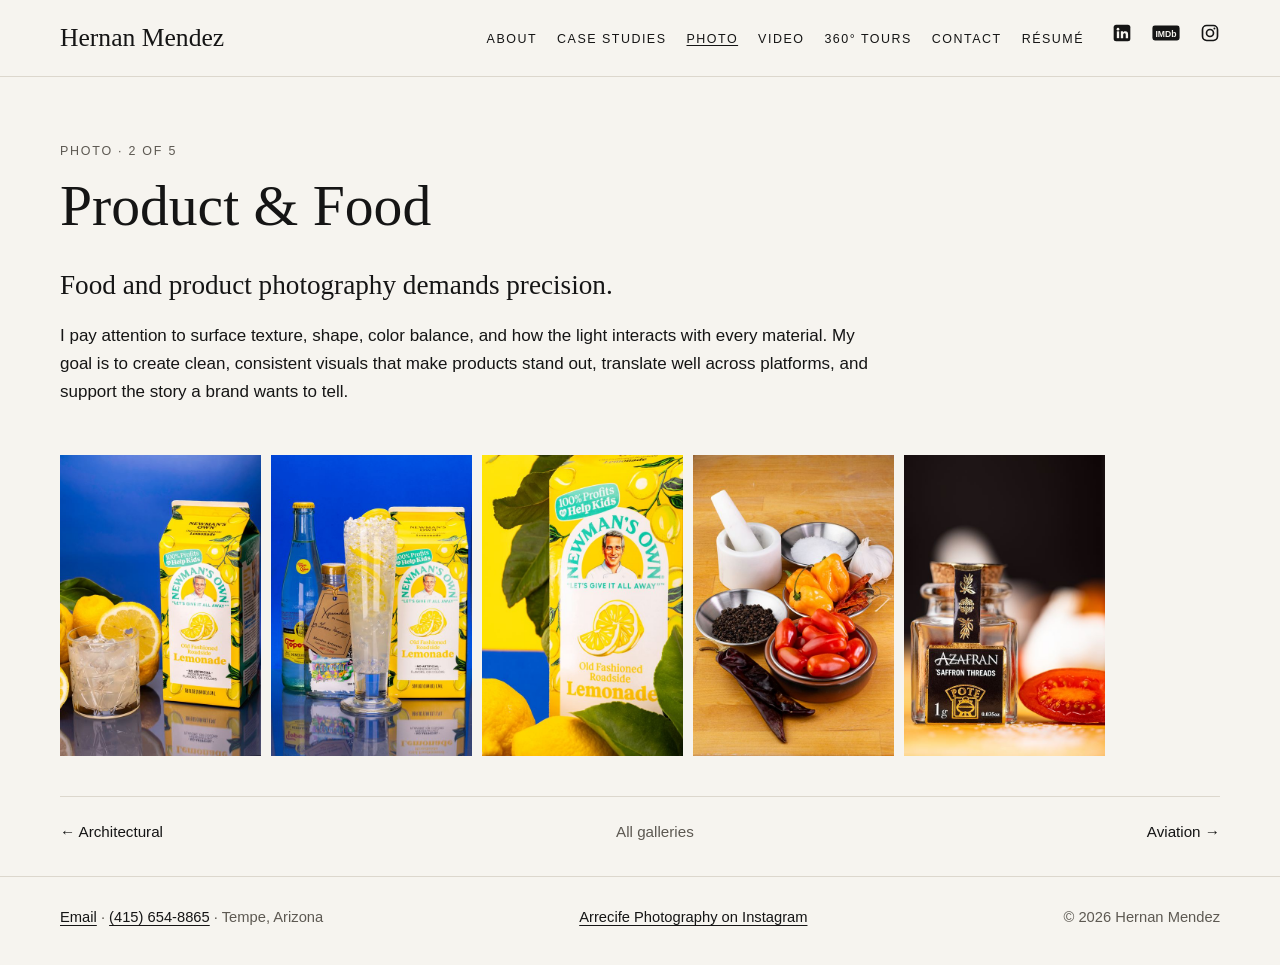
<file: photo/product-food-photography/index.html>
<!DOCTYPE html>
<html lang="en">
<head>
<meta charset="utf-8">
<meta name="viewport" content="width=device-width, initial-scale=1">
<title>Product &amp; Food Photography | Hernan Mendez</title>
<meta name="description" content="Product &amp; Food Photography by Hernan Mendez, Tempe, Arizona. Food and product photography demands precision.">
<meta name="robots" content="noai, noimageai">
<link rel="canonical" href="https://hernanmendez.com/photo/product-food-photography/">
<meta property="og:type" content="website">
<meta property="og:site_name" content="Hernan Mendez">
<meta property="og:title" content="Product &amp; Food Photography | Hernan Mendez">
<meta property="og:description" content="Product &amp; Food Photography by Hernan Mendez, Tempe, Arizona. Food and product photography demands precision.">
<meta property="og:url" content="https://hernanmendez.com/photo/product-food-photography/">
<meta property="og:locale" content="en_US">
<meta property="og:image" content="https://hernanmendez.com/img/product-food/hernan-mendez-product-food-01.jpg">
<meta property="og:image:width" content="1334">
<meta property="og:image:height" content="2000">
<meta property="og:image:alt" content="Newman’s Own lemonade carton with fresh lemons and a glass of iced lemonade on a blue backdrop">
<meta name="twitter:card" content="summary_large_image">
<meta name="twitter:title" content="Product &amp; Food Photography | Hernan Mendez">
<meta name="twitter:description" content="Product &amp; Food Photography by Hernan Mendez, Tempe, Arizona. Food and product photography demands precision.">
<meta name="twitter:image" content="https://hernanmendez.com/img/product-food/hernan-mendez-product-food-01.jpg">
<meta name="twitter:image:alt" content="Newman’s Own lemonade carton with fresh lemons and a glass of iced lemonade on a blue backdrop">
<meta name="theme-color" content="#f6f4ef">
<link rel="icon" href="../../favicon-32.png" type="image/png" sizes="32x32">
<link rel="icon" href="../../favicon.svg" type="image/svg+xml">
<link rel="apple-touch-icon" href="../../apple-touch-icon.png">
<link rel="stylesheet" href="../../css/style.css">
</head>
<body>
<a class="skip" href="#main">Skip to content</a>
<header class="site-header">
<div class="wrap bar">
<a class="brand" href="../../">Hernan Mendez</a>
<button class="menu-toggle" type="button" aria-expanded="false" aria-controls="site-nav">Menu</button>
<nav id="site-nav" class="site-nav" aria-label="Main">
<ul class="menu"><li><a href="../../about/">About</a></li><li><a href="../../case-studies/">Case Studies</a></li><li><a href="../../photo/" aria-current="page">Photo</a></li><li><a href="../../video/">Video</a></li><li><a href="../../360-tours/">360° Tours</a></li><li><a href="../../contact/">Contact</a></li><li><a href="../../Hernan_Mendez_Resume.pdf">Résumé</a></li></ul>
<ul class="social">
<li><a href="https://www.linkedin.com/in/hernan-mendez/" rel="me noopener" target="_blank" aria-label="LinkedIn"><svg class="ico" viewBox="0 0 24 24" width="20" height="20" aria-hidden="true" focusable="false"><rect x="2" y="2" width="20" height="20" rx="3" fill="currentColor"/><circle class="k" cx="7.2" cy="7.4" r="1.6"/><rect class="k" x="5.8" y="10" width="2.8" height="8.2"/><path class="k" d="M10.6 10h2.7v1.2c.5-.8 1.5-1.4 2.8-1.4 2.2 0 3.2 1.4 3.2 3.9v4.5h-2.8v-4.1c0-1.1-.4-1.8-1.4-1.8s-1.7.7-1.7 1.9v4h-2.8z"/></svg></a></li>
<li><a href="https://www.imdb.com/name/nm8158704/" rel="me noopener" target="_blank" aria-label="IMDb"><svg class="ico" viewBox="0 0 34 24" width="28" height="20" aria-hidden="true" focusable="false"><rect x=".5" y="3" width="33" height="18" rx="3" fill="currentColor"/><text class="k" x="17" y="16.4" text-anchor="middle" font-family="Arial, Helvetica, sans-serif" font-weight="700" font-size="10.5">IMDb</text></svg></a></li>
<li><a href="https://www.instagram.com/hernan_h_mendez/" rel="me noopener" target="_blank" aria-label="Instagram"><svg class="ico" viewBox="0 0 24 24" width="20" height="20" aria-hidden="true" focusable="false"><rect x="3" y="3" width="18" height="18" rx="5" fill="none" stroke="currentColor" stroke-width="2"/><circle cx="12" cy="12" r="4.2" fill="none" stroke="currentColor" stroke-width="2"/><circle cx="17.3" cy="6.7" r="1.2" fill="currentColor"/></svg></a></li>
</ul>
</nav>
</div>
</header>
<main id="main" class="wrap">
<header class="page-intro">
<p class="eyebrow">Photo · 2 of 5</p>
<h1>Product &amp; Food</h1>
<p class="lede">Food and product photography demands precision.</p>
<p>I pay attention to surface texture, shape, color balance, and how the light interacts with every material. My goal is to create clean, consistent visuals that make products stand out, translate well across platforms, and support the story a brand wants to tell.</p>
</header>
<div class="gallery" data-lightbox>
<a class="tile lb" href="../../img/product-food/hernan-mendez-product-food-01.jpg" style="--r:0.6675"><img src="../../img/product-food/hernan-mendez-product-food-01-sm.jpg" width="534" height="800" alt="Newman’s Own lemonade carton with fresh lemons and a glass of iced lemonade on a blue backdrop"></a>
<a class="tile lb" href="../../img/product-food/hernan-mendez-product-food-02.jpg" style="--r:0.6675"><img src="../../img/product-food/hernan-mendez-product-food-02-sm.jpg" width="534" height="800" alt="Newman’s Own lemonade with a tall glass of iced lemonade, Topo Chico and a gift-tagged bottle on a blue backdrop"></a>
<a class="tile lb" href="../../img/product-food/hernan-mendez-product-food-03.jpg" style="--r:0.6675"><img src="../../img/product-food/hernan-mendez-product-food-03-sm.jpg" width="534" height="800" alt="Close-up of a Newman’s Own Old Fashioned Roadside Lemonade carton with lemons and leaves"></a>
<a class="tile lb" href="../../img/product-food/hernan-mendez-product-food-04.jpg" style="--r:0.6675"><img src="../../img/product-food/hernan-mendez-product-food-04-sm.jpg" width="534" height="800" alt="Dried chiles, habaneros, peppercorns, salt and garlic in metal bowls beside a marble mortar and pestle"></a>
<a class="tile lb" href="../../img/product-food/hernan-mendez-product-food-05.jpg" style="--r:0.6675"><img src="../../img/product-food/hernan-mendez-product-food-05-sm.jpg" width="534" height="800" alt="Glass jar of Azafrán saffron threads with a cork stopper"></a>
</div>
<nav class="pager" aria-label="Galleries"><a href="../../photo/architectural-photography/">← Architectural</a><a class="all" href="../">All galleries</a><a href="../../photo/aviation/">Aviation →</a></nav>
</main>
<footer class="site-footer">
<div class="wrap foot">
<p><a class="foot-email js-email" href="../../contact/" data-subject="Project inquiry">Email</a> · <a href="tel:+14156548865">(415) 654-8865</a> · Tempe, Arizona</p>
<p><a href="https://www.instagram.com/arrecifephotography/" rel="noopener" target="_blank">Arrecife Photography on Instagram</a></p>
<p>© 2026 Hernan Mendez</p>
</div>
</footer>
<script src="../../js/site.js" defer></script>
</body>
</html>
</file>
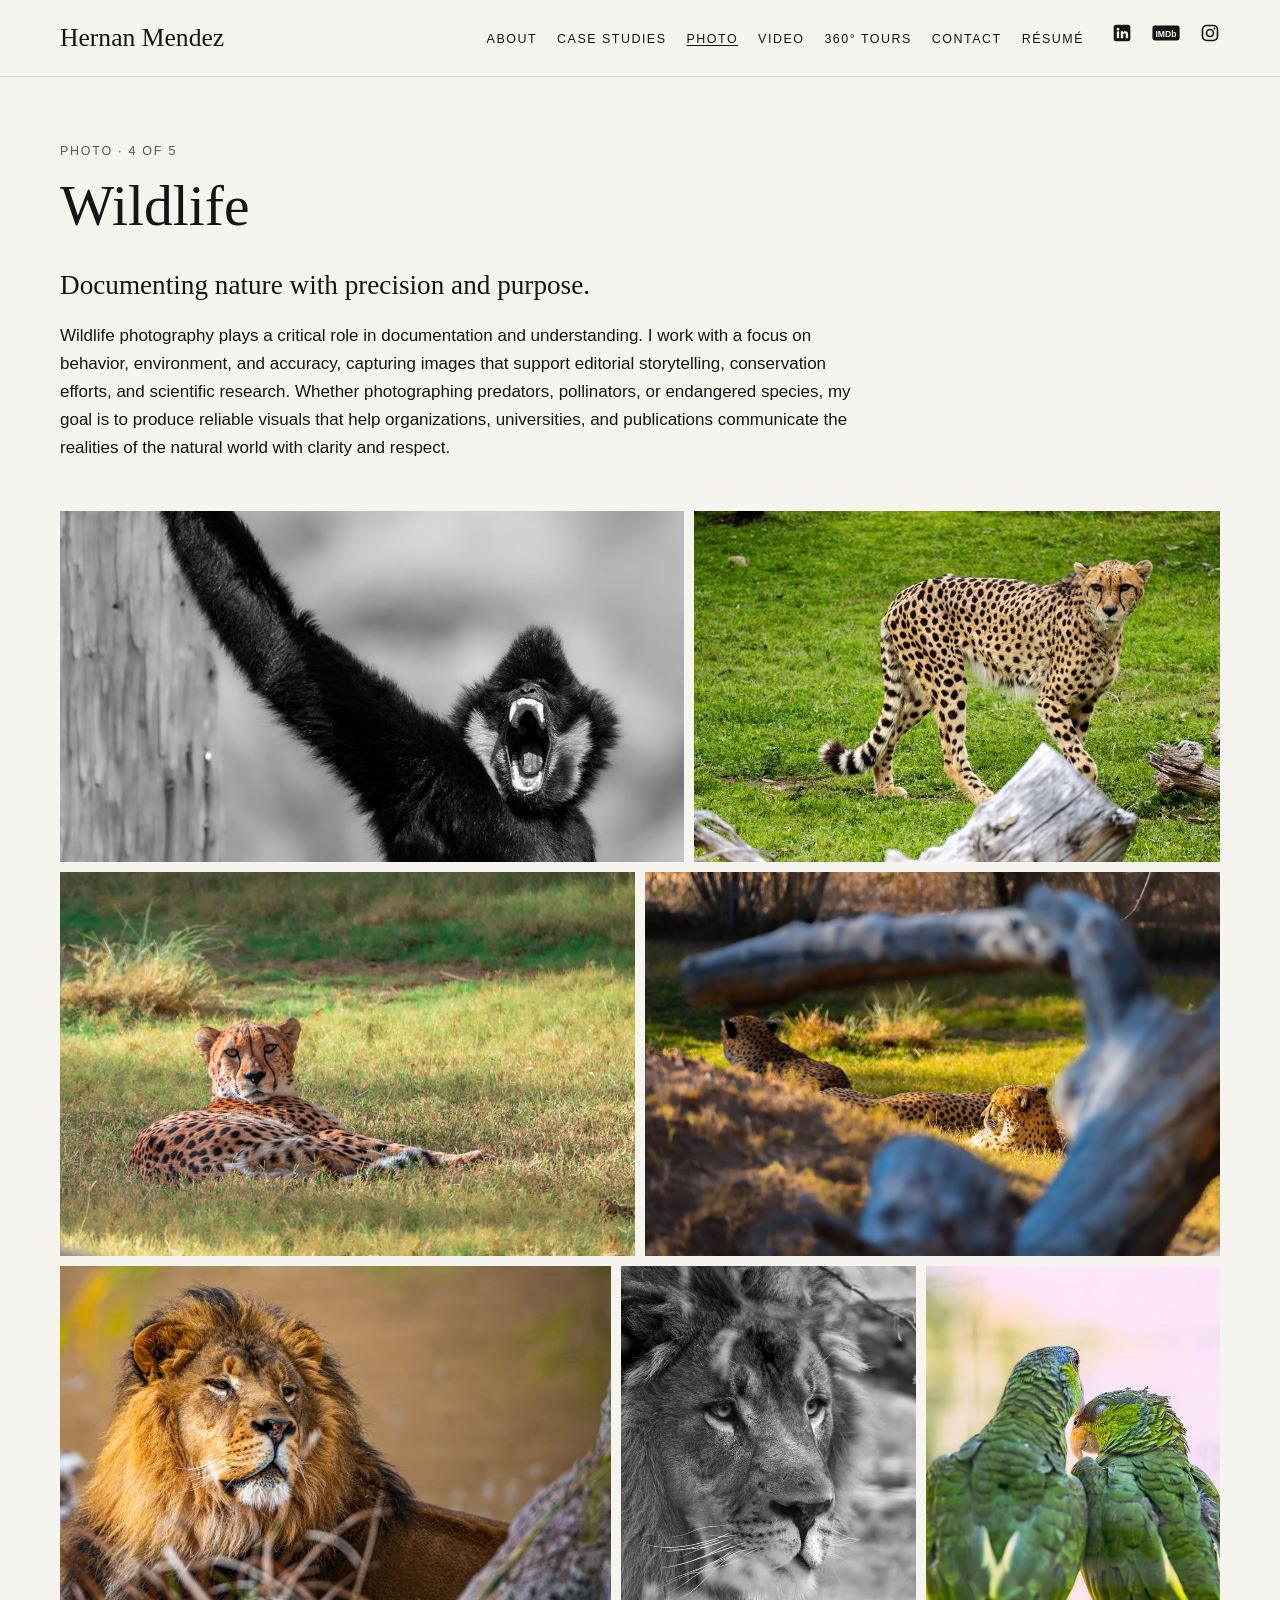
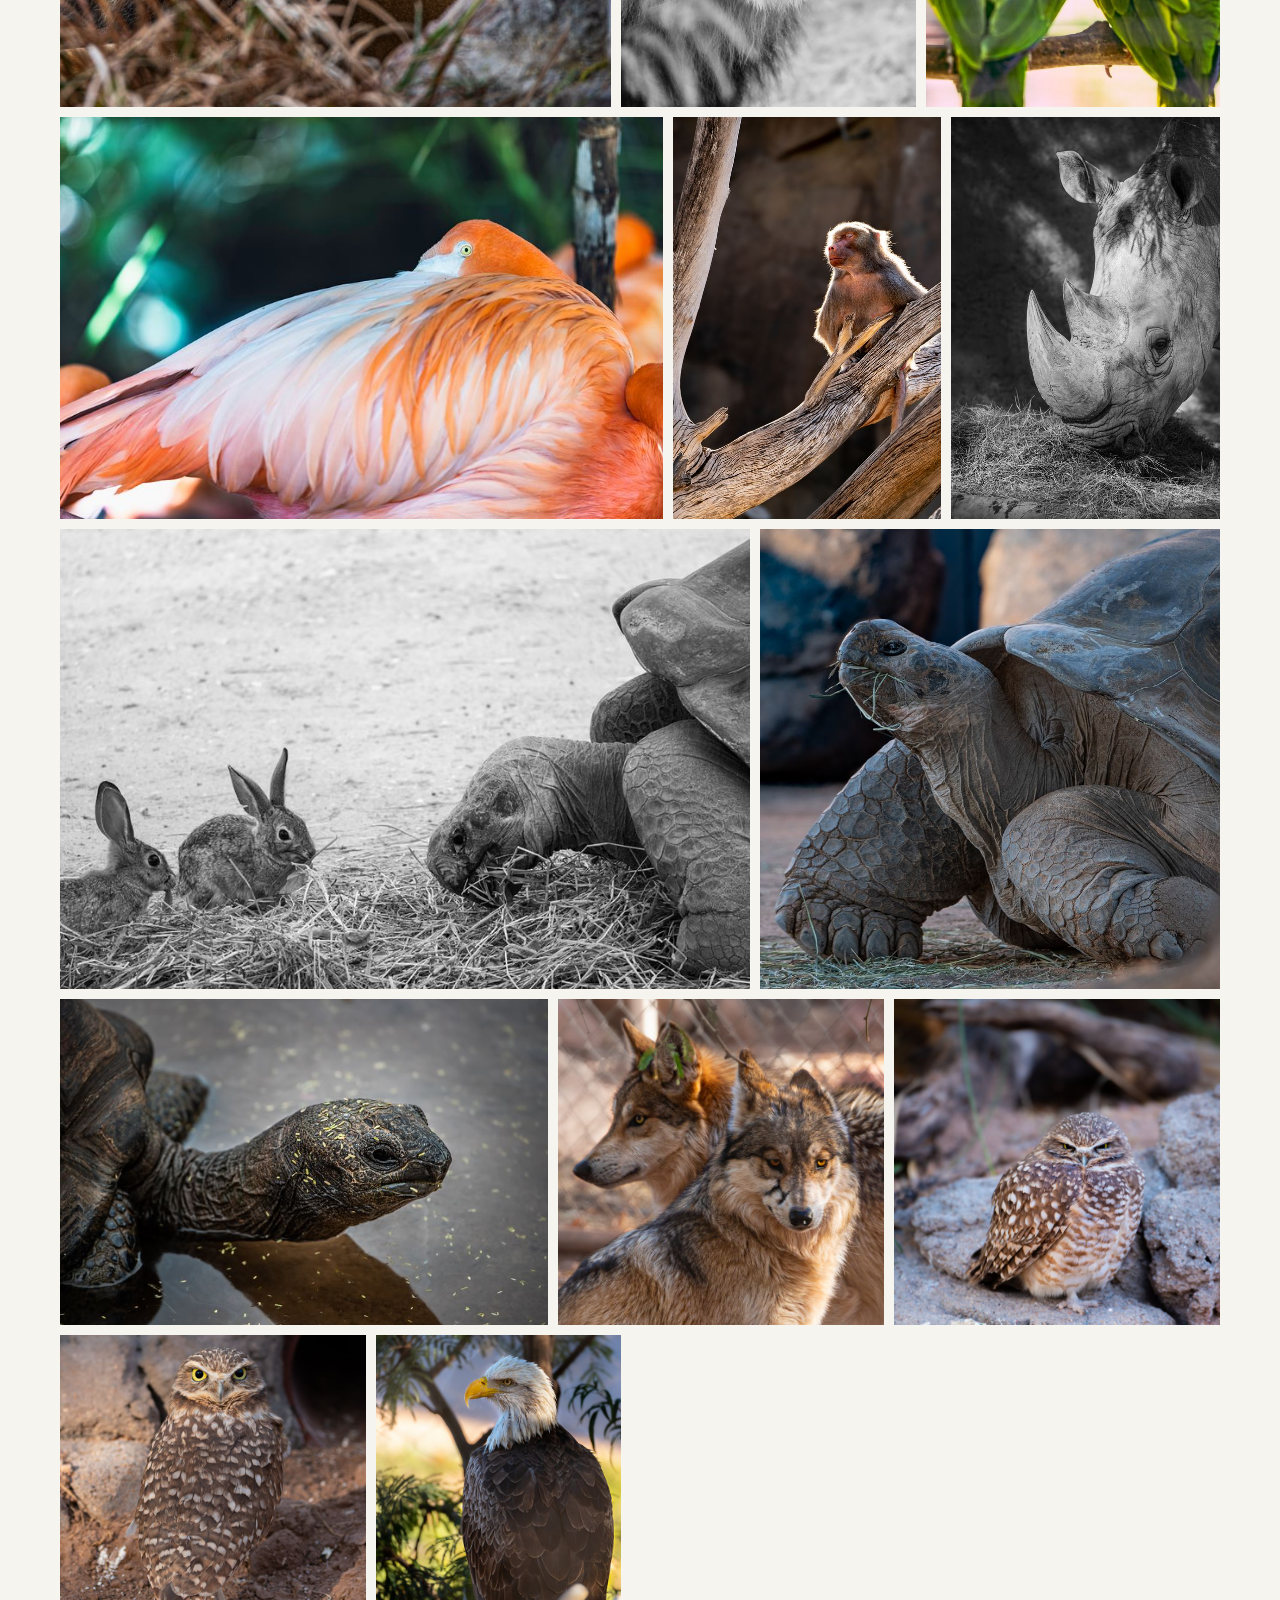
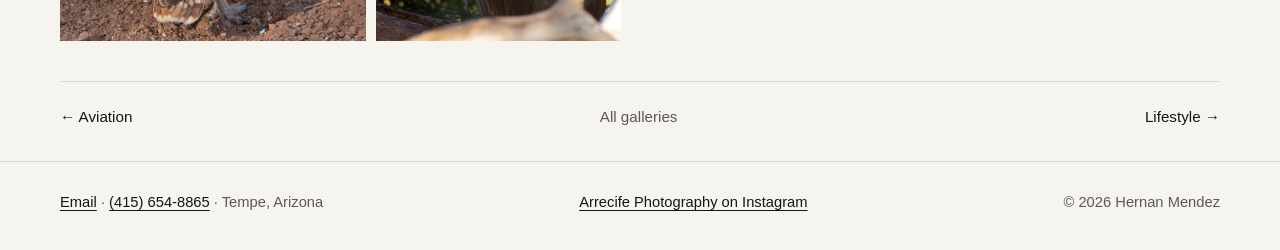
<file: photo/wildlife-photography/index.html>
<!DOCTYPE html>
<html lang="en">
<head>
<meta charset="utf-8">
<meta name="viewport" content="width=device-width, initial-scale=1">
<title>Wildlife Photography | Hernan Mendez</title>
<meta name="description" content="Wildlife Photography by Hernan Mendez, Tempe, Arizona. Documenting nature with precision and purpose.">
<meta name="robots" content="noai, noimageai">
<link rel="canonical" href="https://hernanmendez.com/photo/wildlife-photography/">
<meta property="og:type" content="website">
<meta property="og:site_name" content="Hernan Mendez">
<meta property="og:title" content="Wildlife Photography | Hernan Mendez">
<meta property="og:description" content="Wildlife Photography by Hernan Mendez, Tempe, Arizona. Documenting nature with precision and purpose.">
<meta property="og:url" content="https://hernanmendez.com/photo/wildlife-photography/">
<meta property="og:locale" content="en_US">
<meta property="og:image" content="https://hernanmendez.com/img/wildlife/hernan-mendez-wildlife-17.jpg">
<meta property="og:image:width" content="1600">
<meta property="og:image:height" content="2000">
<meta property="og:image:alt" content="Bald eagle perched in the shade">
<meta name="twitter:card" content="summary_large_image">
<meta name="twitter:title" content="Wildlife Photography | Hernan Mendez">
<meta name="twitter:description" content="Wildlife Photography by Hernan Mendez, Tempe, Arizona. Documenting nature with precision and purpose.">
<meta name="twitter:image" content="https://hernanmendez.com/img/wildlife/hernan-mendez-wildlife-17.jpg">
<meta name="twitter:image:alt" content="Bald eagle perched in the shade">
<meta name="theme-color" content="#f6f4ef">
<link rel="icon" href="../../favicon-32.png" type="image/png" sizes="32x32">
<link rel="icon" href="../../favicon.svg" type="image/svg+xml">
<link rel="apple-touch-icon" href="../../apple-touch-icon.png">
<link rel="stylesheet" href="../../css/style.css">
</head>
<body>
<a class="skip" href="#main">Skip to content</a>
<header class="site-header">
<div class="wrap bar">
<a class="brand" href="../../">Hernan Mendez</a>
<button class="menu-toggle" type="button" aria-expanded="false" aria-controls="site-nav">Menu</button>
<nav id="site-nav" class="site-nav" aria-label="Main">
<ul class="menu"><li><a href="../../about/">About</a></li><li><a href="../../case-studies/">Case Studies</a></li><li><a href="../../photo/" aria-current="page">Photo</a></li><li><a href="../../video/">Video</a></li><li><a href="../../360-tours/">360° Tours</a></li><li><a href="../../contact/">Contact</a></li><li><a href="../../Hernan_Mendez_Resume.pdf">Résumé</a></li></ul>
<ul class="social">
<li><a href="https://www.linkedin.com/in/hernan-mendez/" rel="me noopener" target="_blank" aria-label="LinkedIn"><svg class="ico" viewBox="0 0 24 24" width="20" height="20" aria-hidden="true" focusable="false"><rect x="2" y="2" width="20" height="20" rx="3" fill="currentColor"/><circle class="k" cx="7.2" cy="7.4" r="1.6"/><rect class="k" x="5.8" y="10" width="2.8" height="8.2"/><path class="k" d="M10.6 10h2.7v1.2c.5-.8 1.5-1.4 2.8-1.4 2.2 0 3.2 1.4 3.2 3.9v4.5h-2.8v-4.1c0-1.1-.4-1.8-1.4-1.8s-1.7.7-1.7 1.9v4h-2.8z"/></svg></a></li>
<li><a href="https://www.imdb.com/name/nm8158704/" rel="me noopener" target="_blank" aria-label="IMDb"><svg class="ico" viewBox="0 0 34 24" width="28" height="20" aria-hidden="true" focusable="false"><rect x=".5" y="3" width="33" height="18" rx="3" fill="currentColor"/><text class="k" x="17" y="16.4" text-anchor="middle" font-family="Arial, Helvetica, sans-serif" font-weight="700" font-size="10.5">IMDb</text></svg></a></li>
<li><a href="https://www.instagram.com/hernan_h_mendez/" rel="me noopener" target="_blank" aria-label="Instagram"><svg class="ico" viewBox="0 0 24 24" width="20" height="20" aria-hidden="true" focusable="false"><rect x="3" y="3" width="18" height="18" rx="5" fill="none" stroke="currentColor" stroke-width="2"/><circle cx="12" cy="12" r="4.2" fill="none" stroke="currentColor" stroke-width="2"/><circle cx="17.3" cy="6.7" r="1.2" fill="currentColor"/></svg></a></li>
</ul>
</nav>
</div>
</header>
<main id="main" class="wrap">
<header class="page-intro">
<p class="eyebrow">Photo · 4 of 5</p>
<h1>Wildlife</h1>
<p class="lede">Documenting nature with precision and purpose.</p>
<p>Wildlife photography plays a critical role in documentation and understanding. I work with a focus on behavior, environment, and accuracy, capturing images that support editorial storytelling, conservation efforts, and scientific research. Whether photographing predators, pollinators, or endangered species, my goal is to produce reliable visuals that help organizations, universities, and publications communicate the realities of the natural world with clarity and respect.</p>
</header>
<div class="gallery" data-lightbox>
<a class="tile lb" href="../../img/wildlife/hernan-mendez-wildlife-01.jpg" style="--r:1.7778"><img src="../../img/wildlife/hernan-mendez-wildlife-01-sm.jpg" width="800" height="450" alt="Gibbon calling while hanging from a tree, in black and white"></a>
<a class="tile lb" href="../../img/wildlife/hernan-mendez-wildlife-02.jpg" style="--r:1.5009"><img src="../../img/wildlife/hernan-mendez-wildlife-02-sm.jpg" width="800" height="533" alt="Cheetah standing beside a log on green grass"></a>
<a class="tile lb" href="../../img/wildlife/hernan-mendez-wildlife-03.jpg" style="--r:1.4981"><img src="../../img/wildlife/hernan-mendez-wildlife-03-sm.jpg" width="800" height="534" alt="Cheetah lying in tall grass, looking at the camera"></a>
<a class="tile lb" href="../../img/wildlife/hernan-mendez-wildlife-04.jpg" style="--r:1.4981"><img src="../../img/wildlife/hernan-mendez-wildlife-04-sm.jpg" width="800" height="534" alt="Two cheetahs resting behind a fallen log"></a>
<a class="tile lb" href="../../img/wildlife/hernan-mendez-wildlife-05.jpg" style="--r:1.2500"><img src="../../img/wildlife/hernan-mendez-wildlife-05-sm.jpg" width="800" height="640" alt="Male lion resting, looking into the distance"></a>
<a class="tile lb" href="../../img/wildlife/hernan-mendez-wildlife-06.jpg" style="--r:0.6675"><img src="../../img/wildlife/hernan-mendez-wildlife-06-sm.jpg" width="534" height="800" alt="Black-and-white portrait of a male lion"></a>
<a class="tile lb" href="../../img/wildlife/hernan-mendez-wildlife-07.jpg" style="--r:0.6675"><img src="../../img/wildlife/hernan-mendez-wildlife-07-sm.jpg" width="534" height="800" alt="Two green parrots perched close together on a branch" loading="lazy" decoding="async"></a>
<a class="tile lb" href="../../img/wildlife/hernan-mendez-wildlife-08.jpg" style="--r:1.4981"><img src="../../img/wildlife/hernan-mendez-wildlife-08-sm.jpg" width="800" height="534" alt="Flamingo resting with its head tucked into pink feathers" loading="lazy" decoding="async"></a>
<a class="tile lb" href="../../img/wildlife/hernan-mendez-wildlife-09.jpg" style="--r:0.6675"><img src="../../img/wildlife/hernan-mendez-wildlife-09-sm.jpg" width="534" height="800" alt="Young monkey perched on a weathered branch in warm light" loading="lazy" decoding="async"></a>
<a class="tile lb" href="../../img/wildlife/hernan-mendez-wildlife-10.jpg" style="--r:0.6675"><img src="../../img/wildlife/hernan-mendez-wildlife-10-sm.jpg" width="534" height="800" alt="Black-and-white portrait of a rhinoceros" loading="lazy" decoding="async"></a>
<a class="tile lb" href="../../img/wildlife/hernan-mendez-wildlife-11.jpg" style="--r:1.5009"><img src="../../img/wildlife/hernan-mendez-wildlife-11-sm.jpg" width="800" height="533" alt="Two rabbits beside a giant tortoise eating hay, in black and white" loading="lazy" decoding="async"></a>
<a class="tile lb" href="../../img/wildlife/hernan-mendez-wildlife-12.jpg" style="--r:1.0000"><img src="../../img/wildlife/hernan-mendez-wildlife-12-sm.jpg" width="800" height="800" alt="Giant tortoise stretching its neck" loading="lazy" decoding="async"></a>
<a class="tile lb" href="../../img/wildlife/hernan-mendez-wildlife-13.jpg" style="--r:1.4981"><img src="../../img/wildlife/hernan-mendez-wildlife-13-sm.jpg" width="800" height="534" alt="Giant tortoise at the edge of a pool of water" loading="lazy" decoding="async"></a>
<a class="tile lb" href="../../img/wildlife/hernan-mendez-wildlife-14.jpg" style="--r:1.0000"><img src="../../img/wildlife/hernan-mendez-wildlife-14-sm.jpg" width="800" height="800" alt="Two wolves resting side by side" loading="lazy" decoding="async"></a>
<a class="tile lb" href="../../img/wildlife/hernan-mendez-wildlife-15.jpg" style="--r:1.0000"><img src="../../img/wildlife/hernan-mendez-wildlife-15-sm.jpg" width="800" height="800" alt="Burrowing owl perched on a rock" loading="lazy" decoding="async"></a>
<a class="tile lb" href="../../img/wildlife/hernan-mendez-wildlife-16.jpg" style="--r:1.0000"><img src="../../img/wildlife/hernan-mendez-wildlife-16-sm.jpg" width="800" height="800" alt="Burrowing owl looking at the camera" loading="lazy" decoding="async"></a>
<a class="tile lb" href="../../img/wildlife/hernan-mendez-wildlife-17.jpg" style="--r:0.8000"><img src="../../img/wildlife/hernan-mendez-wildlife-17-sm.jpg" width="640" height="800" alt="Bald eagle perched in the shade" loading="lazy" decoding="async"></a>
</div>
<nav class="pager" aria-label="Galleries"><a href="../../photo/aviation/">← Aviation</a><a class="all" href="../">All galleries</a><a href="../../photo/lifestyle/">Lifestyle →</a></nav>
</main>
<footer class="site-footer">
<div class="wrap foot">
<p><a class="foot-email js-email" href="../../contact/" data-subject="Project inquiry">Email</a> · <a href="tel:+14156548865">(415) 654-8865</a> · Tempe, Arizona</p>
<p><a href="https://www.instagram.com/arrecifephotography/" rel="noopener" target="_blank">Arrecife Photography on Instagram</a></p>
<p>© 2026 Hernan Mendez</p>
</div>
</footer>
<script src="../../js/site.js" defer></script>
</body>
</html>
</file>
<file: css/style.css>
:root{--bg:#f6f4ef;--ink:#151515;--muted:#5d5952;--rule:#dcd7cd;--card:#ebe7df;
--serif:"Iowan Old Style","Palatino Linotype",Palatino,"Book Antiqua",Georgia,serif;
--sans:-apple-system,BlinkMacSystemFont,"Segoe UI",Roboto,"Helvetica Neue",Arial,sans-serif;--row:300px;--max:1240px}
*,*::before,*::after{box-sizing:border-box}
html{-webkit-text-size-adjust:100%}
body{margin:0;background:var(--bg);color:var(--ink);font:400 17px/1.65 var(--sans)}
img{max-width:100%;height:auto}
/* discourage saving photos: no drag-to-desktop, no long-press save menu on iPhone */
img,a.lb{-webkit-user-drag:none;user-select:none;-webkit-user-select:none;-webkit-touch-callout:none}
a{color:inherit;text-underline-offset:.18em;text-decoration-thickness:1px}
a:hover{text-decoration-thickness:2px}
:focus-visible{outline:2px solid var(--ink);outline-offset:3px}
h1,h2,h3{font-family:var(--serif);font-weight:400;line-height:1.15;margin:0 0 .5em}
h1{font-size:clamp(2.1rem,4.6vw,3.6rem)}
h2{font-size:clamp(1.5rem,2.6vw,2.1rem)}
p{margin:0 0 1.1em}
.wrap{max-width:var(--max);margin:0 auto;padding:0 clamp(18px,4vw,40px)}
.skip{position:absolute;left:-999px;top:0;background:var(--ink);color:var(--bg);padding:10px 14px;z-index:10}
.skip:focus{left:10px;top:10px}
.sr-only{position:absolute;width:1px;height:1px;overflow:hidden;clip:rect(0 0 0 0);white-space:nowrap}

/* header */
.site-header{border-bottom:1px solid var(--rule)}
.bar{display:flex;align-items:center;justify-content:space-between;gap:20px;min-height:76px}
.brand{font-family:var(--serif);font-size:1.6rem;text-decoration:none;white-space:nowrap}
.site-nav{display:flex;align-items:center;gap:28px}
.site-nav ul{list-style:none;margin:0;padding:0;display:flex;align-items:center;gap:20px}
.menu a{text-decoration:none;font-size:.78rem;letter-spacing:.12em;text-transform:uppercase}
.menu a[aria-current="page"],.menu a:hover{text-decoration:underline}
.social{gap:14px}
.social a{display:inline-flex}
.ico{display:block}
.ico .k{fill:var(--bg)}
.menu-toggle{display:none}
@media (max-width:1020px){
.js .menu-toggle{display:inline-block;background:none;border:1px solid var(--ink);color:var(--ink);font:inherit;font-size:.78rem;letter-spacing:.12em;text-transform:uppercase;padding:8px 14px;cursor:pointer}
.bar{flex-wrap:wrap}
.site-nav{flex-basis:100%;flex-direction:column;align-items:flex-start;gap:18px;padding:0 0 22px}
.js .site-nav{display:none}
.js .site-nav.open{display:flex}
.site-nav ul{flex-wrap:wrap;gap:14px 22px}
}

/* home */
.hero img{display:block;width:100%;height:clamp(260px,56vh,640px);object-fit:cover;object-position:50% 55%}
.intro{padding:clamp(28px,5vw,56px) clamp(18px,4vw,40px) 8px}
main.wrap .intro{padding-left:0;padding-right:0}
.eyebrow{font-size:.78rem;letter-spacing:.14em;text-transform:uppercase;color:var(--muted);margin-bottom:.9em}
.roles{font-size:1.02rem;color:var(--muted);margin:-.2em 0 1.4em}
.cta{display:flex;flex-wrap:wrap;gap:12px;margin:0 0 1.6em}
.lede-text{max-width:760px;font-size:1.08rem}
.section{padding-top:clamp(24px,4vw,48px);padding-bottom:clamp(24px,4vw,48px)}

/* buttons */
.btn{display:inline-block;padding:13px 24px;border:1px solid var(--ink);text-decoration:none;font-size:.95rem;letter-spacing:.03em;line-height:1.2}
.btn-primary{background:var(--ink);color:var(--bg)}
.btn-primary:hover{background:#000}
.btn-secondary:hover{background:var(--ink);color:var(--bg)}
.btn-xl{font-size:1.25rem;padding:20px 40px}

/* cards */
.cards{display:grid;gap:18px;grid-template-columns:repeat(auto-fill,minmax(200px,1fr));margin-bottom:24px}
.cards-wide{grid-template-columns:repeat(auto-fill,minmax(min(100%,300px),1fr))}
.card{display:block;text-decoration:none}
.card img{display:block;width:100%;aspect-ratio:4/5;object-fit:cover;background:var(--card)}
.card.wide img{aspect-ratio:16/10}
.card-title{display:block;font-family:var(--serif);font-size:1.3rem;margin-top:.55em;line-height:1.2}
.card-text{display:block;color:var(--muted);font-size:.93rem;margin-top:.3em}
.card:hover .card-title{text-decoration:underline}

/* page intro */
.page-intro{padding:clamp(32px,5vw,64px) 0 clamp(18px,3vw,30px);max-width:820px}
.page-intro .lede{font-family:var(--serif);font-size:clamp(1.3rem,2.2vw,1.7rem);line-height:1.3;margin-bottom:.7em}
.byline{color:var(--muted);font-size:.95rem}

/* gallery: justified rows that keep each photo's shape and order */
.gallery{display:flex;flex-wrap:wrap;gap:10px;margin-bottom:40px}
.gallery::after{content:"";flex-grow:10000}
.tile{display:block;flex-grow:calc(var(--r) * 100);flex-basis:calc(var(--r) * var(--row));background:var(--card);cursor:zoom-in}
.tile img{display:block;width:100%;height:auto}
@media (max-width:700px){:root{--row:170px}.gallery{gap:6px}}
.pager{display:flex;justify-content:space-between;flex-wrap:wrap;gap:12px 20px;border-top:1px solid var(--rule);padding:22px 0 8px;margin-top:8px;font-size:.95rem}
.pager a{text-decoration:none}
.pager a:hover{text-decoration:underline}
.pager .all{color:var(--muted)}

/* video */
.filters{display:flex;flex-wrap:wrap;gap:8px;margin:0 0 28px}
.filters[hidden]{display:none}
.filters button{font:inherit;font-size:.85rem;padding:8px 16px;border:1px solid var(--ink);background:transparent;color:var(--ink);cursor:pointer}
.filters button[aria-pressed="true"]{background:var(--ink);color:var(--bg)}
.video-grid{display:grid;gap:44px 28px;grid-template-columns:repeat(auto-fill,minmax(min(100%,420px),1fr));margin-bottom:56px}
.video[hidden]{display:none}
.video h2{font-size:1.45rem;margin:.15em 0 .35em}
.video .meta{font-size:.76rem;letter-spacing:.12em;text-transform:uppercase;color:var(--muted);margin:.9em 0 0}
.note{font-size:.9rem;color:var(--muted);border-left:2px solid var(--rule);padding-left:10px}
.credit-line{font-size:.85rem;color:var(--muted)}
.yt{position:relative;display:block;aspect-ratio:16/9;background:#1b1b1b;overflow:hidden;color:#fff;text-decoration:none}
.yt img{display:block;width:100%;height:100%;object-fit:cover}
.yt .play{position:absolute;left:50%;top:50%;width:68px;height:68px;margin:-34px 0 0 -34px;border-radius:50%;background:rgba(15,15,15,.78)}
.yt .play::after{content:"";position:absolute;left:27px;top:21px;border-left:20px solid #fff;border-top:13px solid transparent;border-bottom:13px solid transparent}
.yt:hover .play,.yt:focus-visible .play{background:#000}
.yt .badge{position:absolute;right:10px;bottom:10px;background:rgba(15,15,15,.85);font-size:.78rem;padding:4px 9px}
.yt-plain{display:flex;align-items:flex-start;padding:20px}
.yt-plain .yt-label{font-family:var(--serif);font-size:1.3rem;line-height:1.25;max-width:60%}
.yt-frame{display:block;width:100%;aspect-ratio:16/9;border:0;background:#000}

/* 360 tours: height follows the width instead of a fixed 1080px */
.tour{margin:0 0 56px}
.tour-frame{width:100%;aspect-ratio:16/9;max-height:85vh;background:#1b1b1b}
.tour-frame iframe{display:block;width:100%;height:100%;border:0}
@media (max-width:700px){.tour-frame{aspect-ratio:4/5}}

/* case studies */
.case-list{display:grid;gap:64px;margin:8px 0 64px}
.case-row{display:grid;grid-template-columns:minmax(0,5fr) minmax(0,7fr);gap:40px;align-items:start}
.case-img{margin:0}
.case-img img{display:block;max-width:100%;max-height:520px;width:auto;height:auto}
.case-img figcaption{font-size:.82rem;color:var(--muted);margin-top:.5em;line-height:1.45}
.case-row h2 a{text-decoration:none}
.case-row h2 a:hover{text-decoration:underline}
.case-row .sub{font-family:var(--serif);font-size:1.2rem;color:var(--muted);margin-top:-.3em}
@media (max-width:760px){.case-row{grid-template-columns:1fr;gap:20px}}

/* articles */
.prose{max-width:720px;margin-bottom:48px}
.prose h2{margin-top:1.5em}
.prose ul{padding-left:1.2em}
.facts{display:grid;grid-template-columns:max-content 1fr;gap:6px 22px;margin:0 0 2em;padding:18px 0;border-top:1px solid var(--rule);border-bottom:1px solid var(--rule);font-size:.95rem}
.facts dt{color:var(--muted)}
.facts dd{margin:0}
.lead-figure{margin:0 0 24px}
.lead-figure img,.spreads img{display:block;width:100%}
.lead-figure figcaption,.spreads figcaption{font-size:.82rem;color:var(--muted);margin-top:.5em;line-height:1.45}
.lb{cursor:zoom-in}
.spreads{display:grid;grid-template-columns:repeat(2,1fr);gap:28px 18px}
.spreads figure{margin:0}
@media (max-width:700px){.spreads{grid-template-columns:1fr}}
.process{display:grid;grid-template-columns:repeat(3,minmax(0,1fr));gap:18px 14px;margin:1.6em 0 2em}
.process.covers{grid-template-columns:repeat(4,minmax(0,1fr))}
.process figure{margin:0}
.process img{display:block;width:100%;height:auto;background:#fff;border:1px solid var(--rule)}
.process figcaption{font-size:.82rem;color:var(--muted);margin-top:.4em;line-height:1.4}
.process .process-note{grid-column:1/-1;font-size:.85rem;color:var(--muted);margin:0}
@media (max-width:700px){.process.type{grid-template-columns:1fr}.process.covers{grid-template-columns:repeat(2,minmax(0,1fr))}}
.credit{font-size:.85rem;color:var(--muted);margin:16px 0 2em}
.embed{margin:1.6em 0}
.embed figcaption{font-size:.88rem;color:var(--muted);margin-top:.5em}
.link-list{list-style:none;padding:0!important;display:flex;flex-wrap:wrap;gap:12px;margin:0 0 1.6em}

/* contact */
.contact-block{padding:8px 0 56px}
.contact-block .addr{font-size:1.05rem;margin:.2em 0 1.6em;overflow-wrap:anywhere}
.contact-lines{list-style:none;padding:0;margin:0 0 1.6em;font-size:1.2rem}
.contact-lines li{margin:.25em 0}

/* footer */
.site-footer{border-top:1px solid var(--rule);margin-top:24px;padding:28px 0 36px;font-size:.92rem;color:var(--muted)}
.foot{display:flex;flex-wrap:wrap;justify-content:space-between;gap:10px 28px}
.foot p{margin:0}
.foot a{color:var(--ink)}

/* draft banner (Spanish page only) */
.draft-banner{background:#f3d34a;color:#111;text-align:center;padding:10px 16px;font-weight:600;font-size:.95rem}

/* lightbox */
.lightbox{border:0;padding:0;margin:0;width:100vw;height:100vh;height:100dvh;max-width:none;max-height:none;background:rgba(12,12,12,.97);color:#ddd}
.lightbox::backdrop{background:rgba(12,12,12,.97)}
.lightbox figure{margin:0;height:100%;display:flex;flex-direction:column;align-items:center;justify-content:center;gap:12px;padding:52px 70px 20px}
.lightbox img{max-width:100%;max-height:calc(100% - 64px);object-fit:contain}
.lightbox figcaption{font-size:.88rem;color:#bbb;text-align:center;max-width:60em}
.lightbox button{position:absolute;background:none;border:0;color:#fff;font-size:46px;line-height:1;cursor:pointer;padding:10px 16px}
.lb-close{top:4px;right:8px}
.lb-prev{left:4px;top:50%;transform:translateY(-50%)}
.lb-next{right:4px;top:50%;transform:translateY(-50%)}
.lightbox.single .lb-prev,.lightbox.single .lb-next{display:none}
.lightbox :focus-visible,.yt :focus-visible{outline-color:#fff}
@media (max-width:700px){.lightbox figure{padding:52px 8px 70px}.lb-prev,.lb-next{top:auto;bottom:6px;transform:none}}

/* the site has no animation; this keeps it that way for visitors who ask for reduced motion */
@media (prefers-reduced-motion:reduce){*,*::before,*::after{animation:none!important;transition:none!important;scroll-behavior:auto!important}}
</file>
